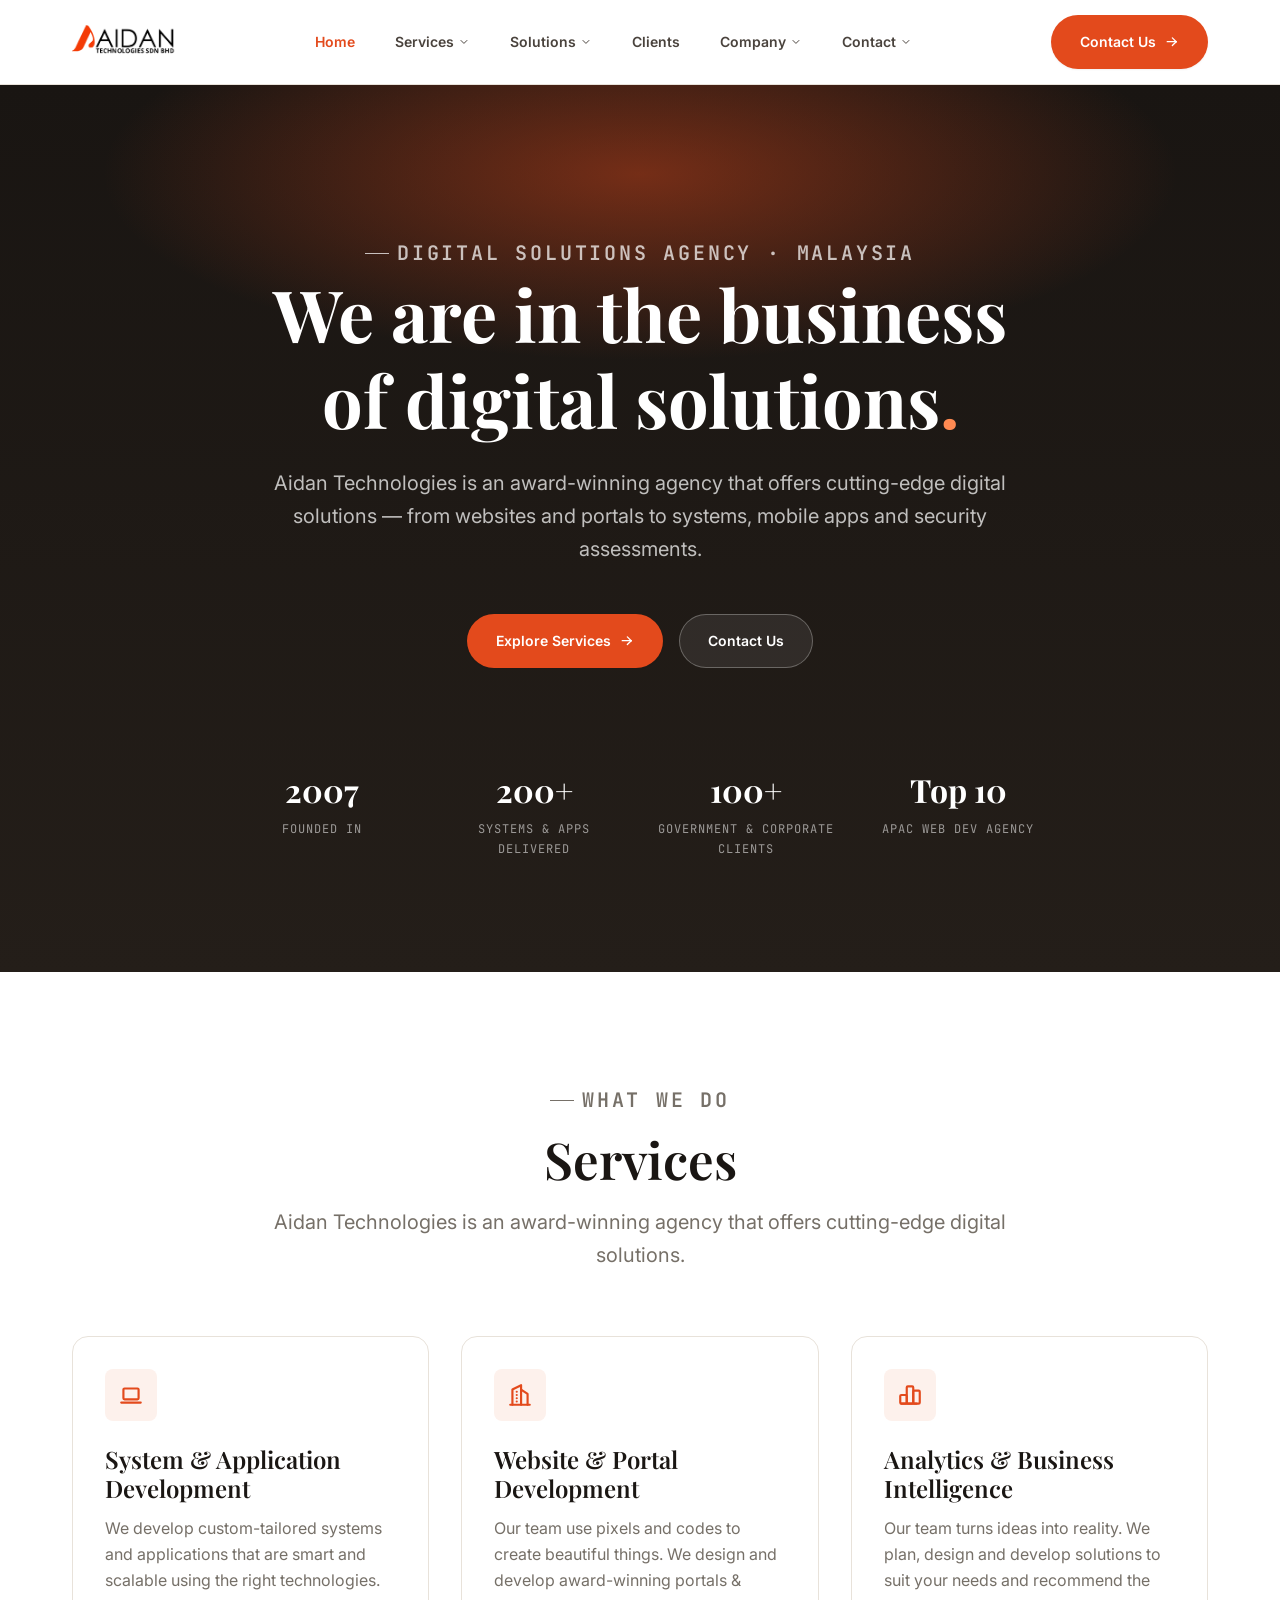
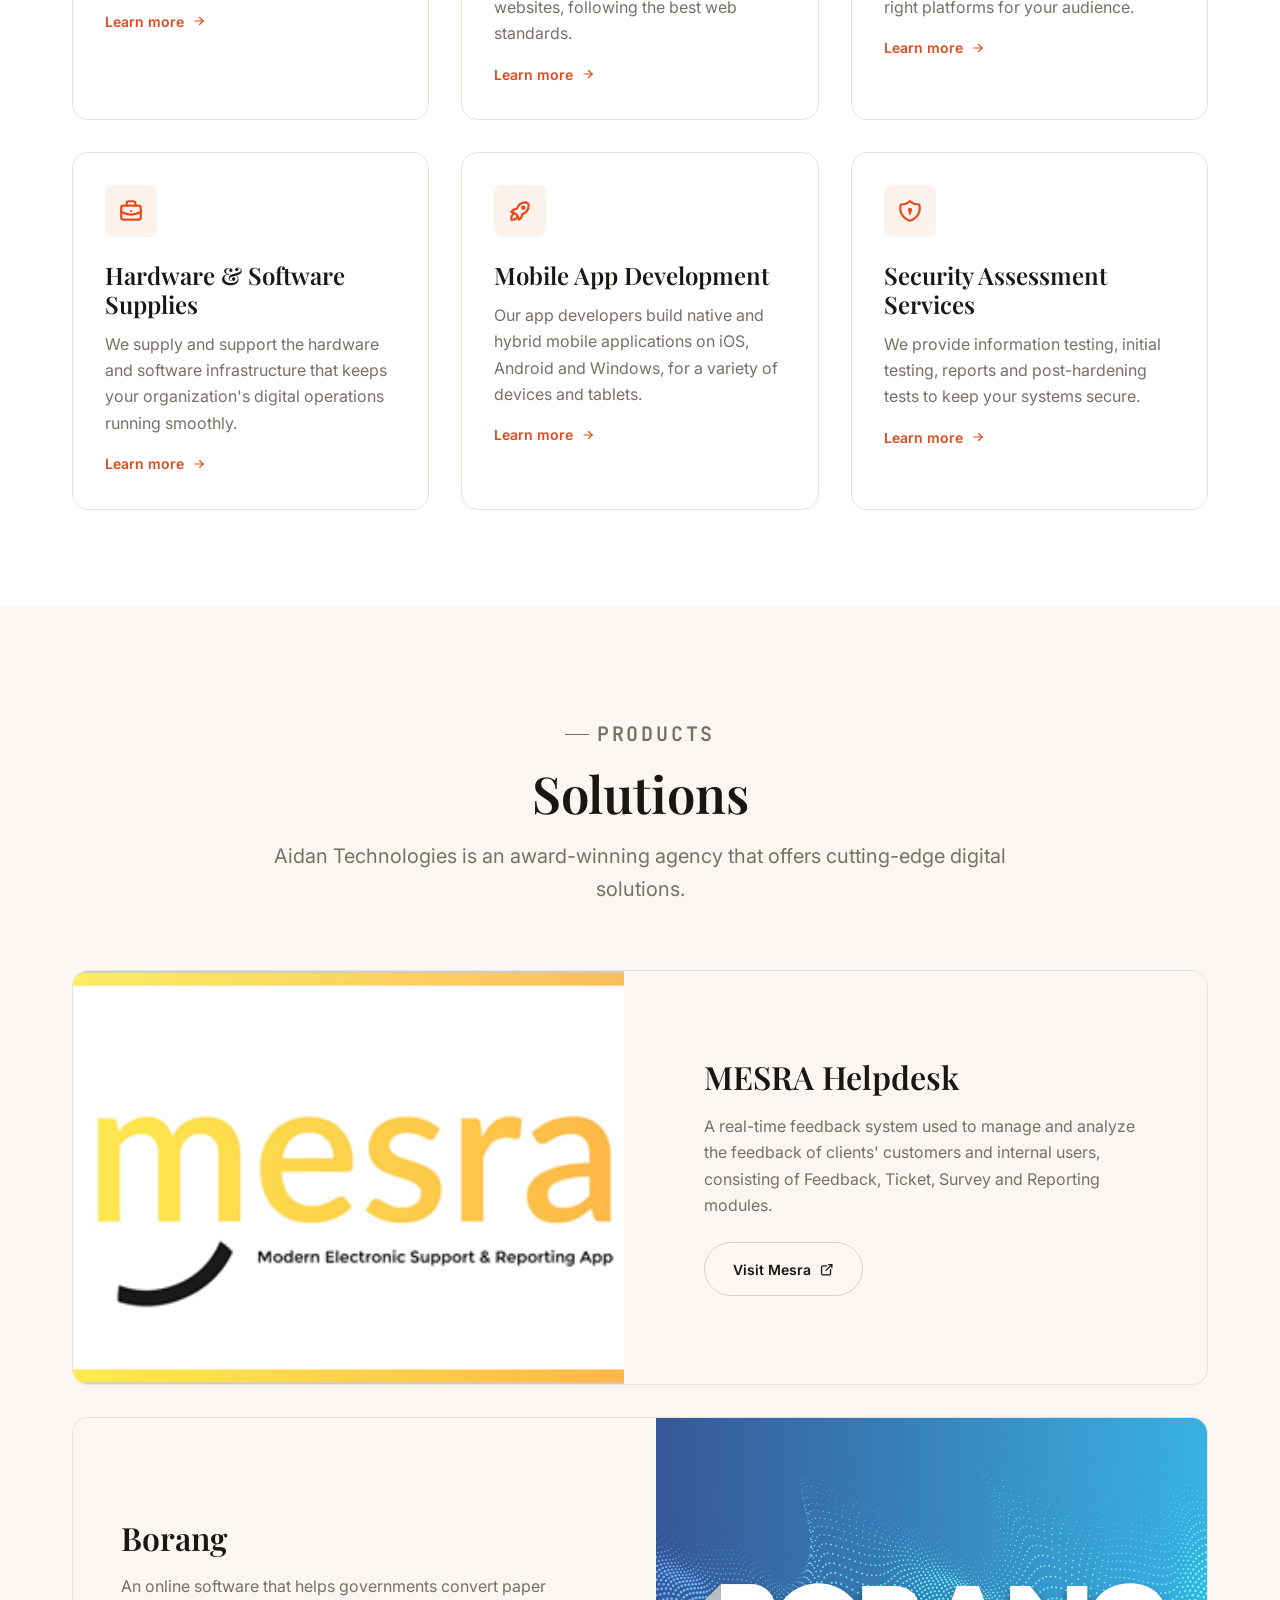
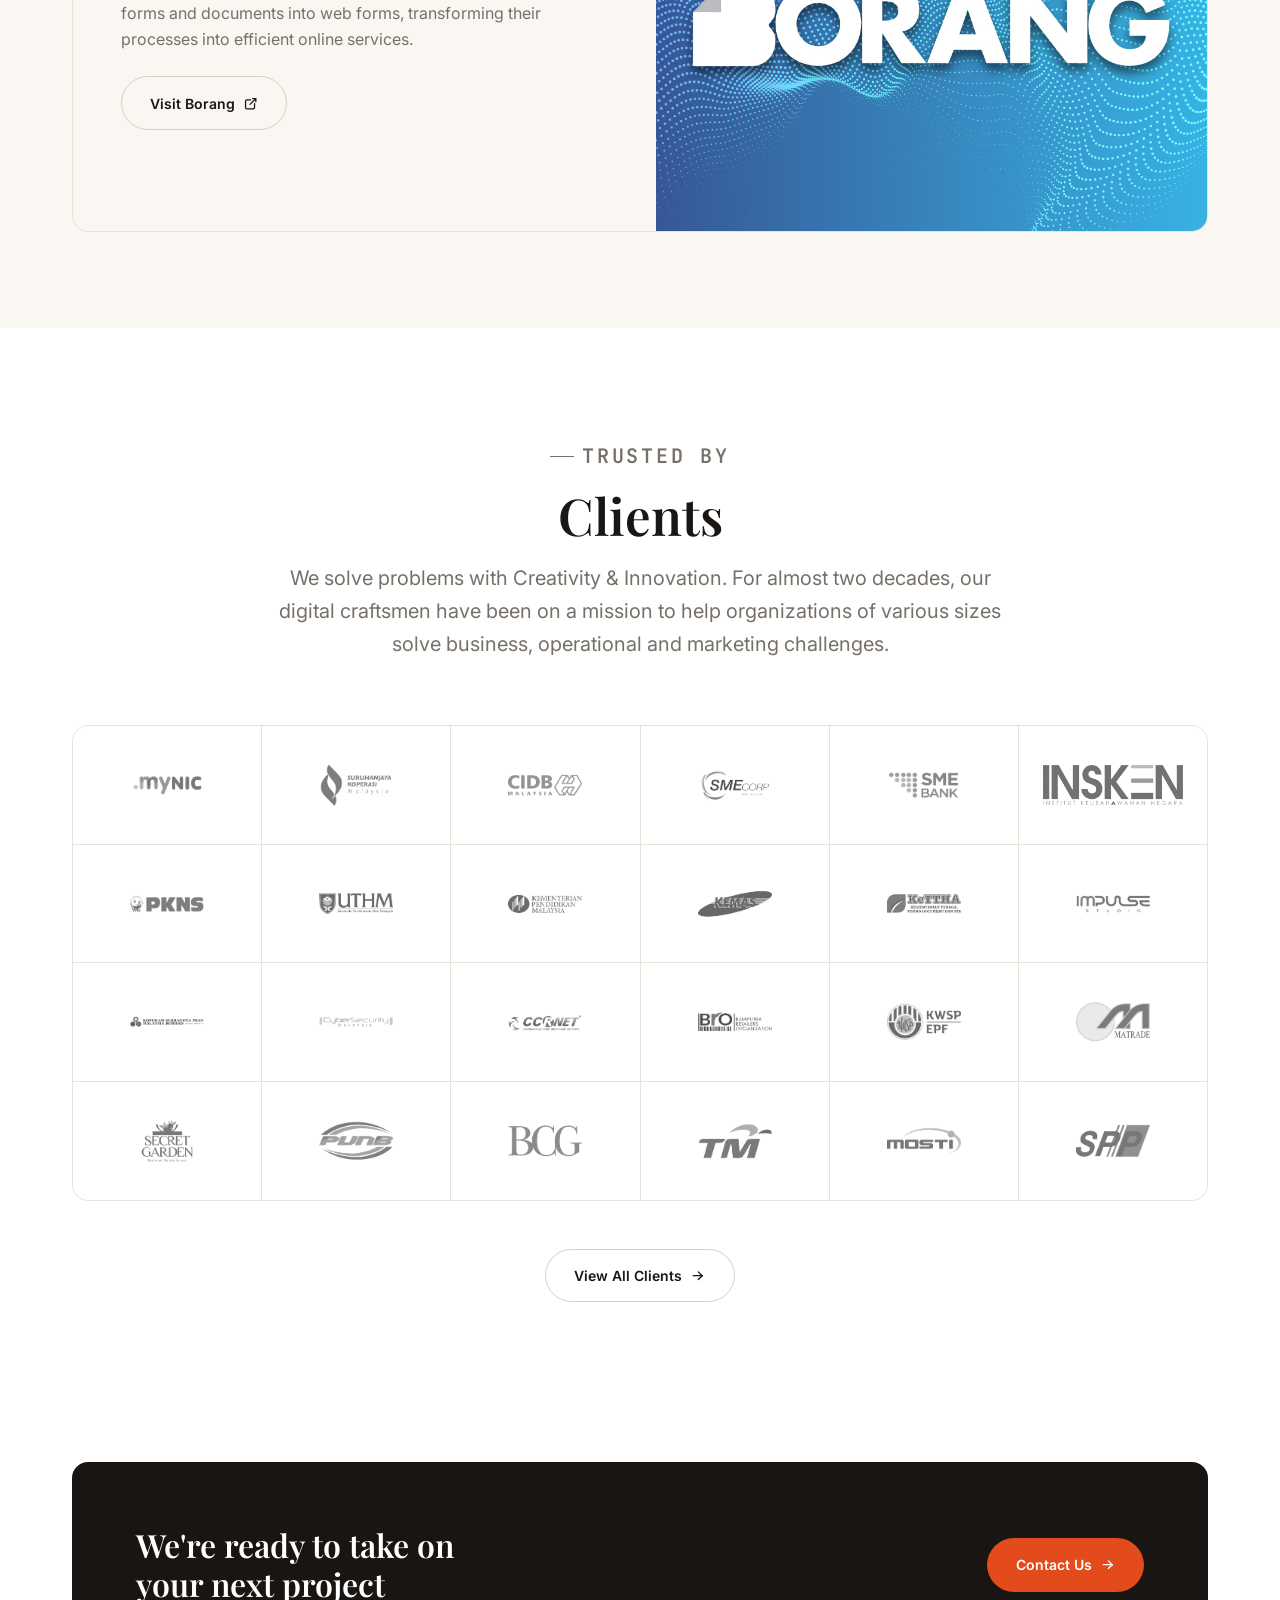
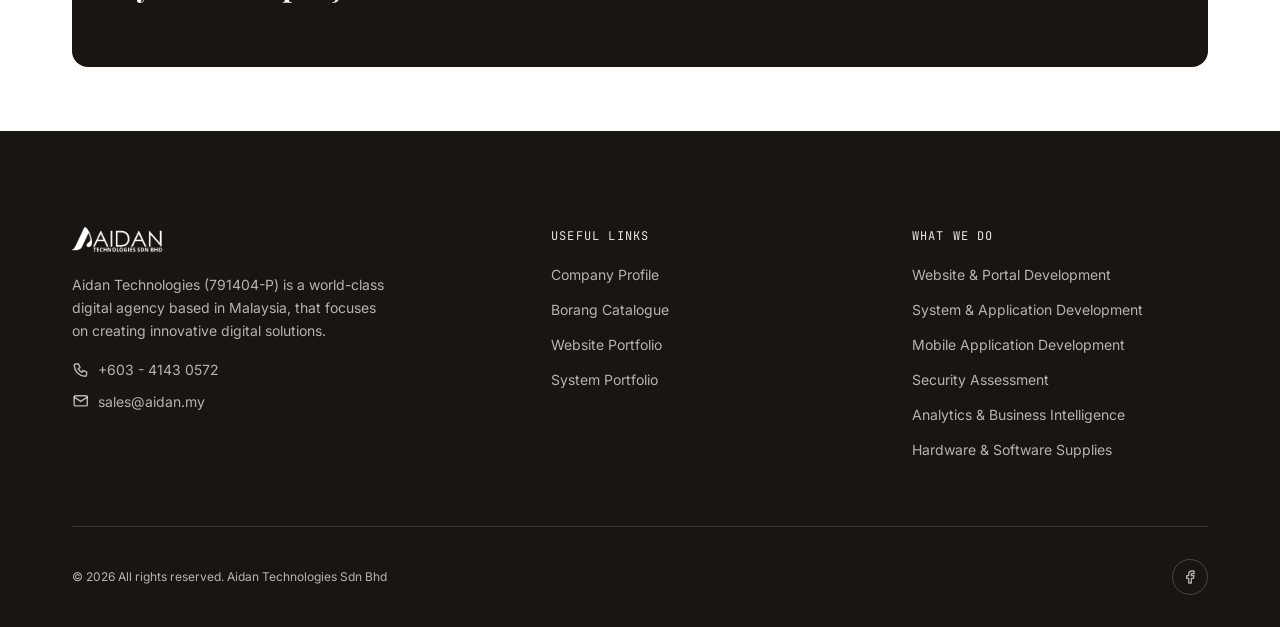
<file: index.html>
<!DOCTYPE html>
<html lang="en">
<head>
<meta charset="UTF-8" />
<meta name="viewport" content="width=device-width, initial-scale=1.0" />
<title>Aidan Technologies — Digital Solutions Agency, Malaysia</title>
<meta name="description" content="Aidan Technologies is a Malaysia-based digital agency delivering websites, portals, systems, mobile apps, analytics and security services for government and enterprise clients since 2007." />
<link rel="icon" href="assets/img/misc/favicon.png" type="image/png" />
<link rel="stylesheet" href="assets/css/style.css" />
</head>
<body data-page="home" data-depth="">
<a href="#main" class="skip-link">Skip to content</a>
<div id="site-header"></div>

<main id="main">
  <!-- Hero -->
  <section class="hero" id="top">
    <div class="container hero-inner">
      <p class="eyebrow">Digital Solutions Agency · Malaysia</p>
      <h1>We are in the business<br />of digital solutions<mark>.</mark></h1>
      <p>Aidan Technologies is an award-winning agency that offers cutting-edge digital solutions — from websites and portals to systems, mobile apps and security assessments.</p>
      <div class="hero-actions">
        <a class="btn btn--primary" href="services.html">
          Explore Services
          <svg class="icon" aria-hidden="true"><use href="assets/img/icons/sprite.svg#icon-arrow-right"></use></svg>
        </a>
        <a class="btn btn--ghost-light" href="contact.html">Contact Us</a>
      </div>

      <dl class="hero-stats">
        <div>
          <dt>2007</dt>
          <dd>Founded In</dd>
        </div>
        <div>
          <dt>200+</dt>
          <dd>Systems &amp; Apps Delivered</dd>
        </div>
        <div>
          <dt>100+</dt>
          <dd>Government &amp; Corporate Clients</dd>
        </div>
        <div>
          <dt>Top 10</dt>
          <dd>APAC Web Dev Agency</dd>
        </div>
      </dl>
    </div>
  </section>

  <!-- Services -->
  <section class="section" id="services">
    <div class="container">
      <div class="section-head section-head--center">
        <p class="eyebrow" style="justify-content:center;">What We Do</p>
        <h2>Services</h2>
        <p>Aidan Technologies is an award-winning agency that offers cutting-edge digital solutions.</p>
      </div>

      <div class="grid grid--3">
        <a class="card" href="services.html#system-development" style="display:block;">
          <span class="card-icon"><svg class="icon" aria-hidden="true"><use href="assets/img/icons/sprite.svg#icon-device-laptop"></use></svg></span>
          <h3>System &amp; Application Development</h3>
          <p>We develop custom-tailored systems and applications that are smart and scalable using the right technologies.</p>
          <span class="card-link">Learn more <svg class="icon" aria-hidden="true"><use href="assets/img/icons/sprite.svg#icon-arrow-right"></use></svg></span>
        </a>
        <a class="card" href="services.html#website-portal-development" style="display:block;">
          <span class="card-icon"><svg class="icon" aria-hidden="true"><use href="assets/img/icons/sprite.svg#icon-building-skyscraper"></use></svg></span>
          <h3>Website &amp; Portal Development</h3>
          <p>Our team use pixels and codes to create beautiful things. We design and develop award-winning portals &amp; websites, following the best web standards.</p>
          <span class="card-link">Learn more <svg class="icon" aria-hidden="true"><use href="assets/img/icons/sprite.svg#icon-arrow-right"></use></svg></span>
        </a>
        <a class="card" href="services.html#data-analytics-business-intelligence" style="display:block;">
          <span class="card-icon"><svg class="icon" aria-hidden="true"><use href="assets/img/icons/sprite.svg#icon-chart-bar"></use></svg></span>
          <h3>Analytics &amp; Business Intelligence</h3>
          <p>Our team turns ideas into reality. We plan, design and develop solutions to suit your needs and recommend the right platforms for your audience.</p>
          <span class="card-link">Learn more <svg class="icon" aria-hidden="true"><use href="assets/img/icons/sprite.svg#icon-arrow-right"></use></svg></span>
        </a>
        <a class="card" href="services.html#hardware-software" style="display:block;">
          <span class="card-icon"><svg class="icon" aria-hidden="true"><use href="assets/img/icons/sprite.svg#icon-briefcase"></use></svg></span>
          <h3>Hardware &amp; Software Supplies</h3>
          <p>We supply and support the hardware and software infrastructure that keeps your organization's digital operations running smoothly.</p>
          <span class="card-link">Learn more <svg class="icon" aria-hidden="true"><use href="assets/img/icons/sprite.svg#icon-arrow-right"></use></svg></span>
        </a>
        <a class="card" href="services.html#mobile-app-development" style="display:block;">
          <span class="card-icon"><svg class="icon" aria-hidden="true"><use href="assets/img/icons/sprite.svg#icon-rocket"></use></svg></span>
          <h3>Mobile App Development</h3>
          <p>Our app developers build native and hybrid mobile applications on iOS, Android and Windows, for a variety of devices and tablets.</p>
          <span class="card-link">Learn more <svg class="icon" aria-hidden="true"><use href="assets/img/icons/sprite.svg#icon-arrow-right"></use></svg></span>
        </a>
        <a class="card" href="services.html#security-assessment" style="display:block;">
          <span class="card-icon"><svg class="icon" aria-hidden="true"><use href="assets/img/icons/sprite.svg#icon-shield-lock"></use></svg></span>
          <h3>Security Assessment Services</h3>
          <p>We provide information testing, initial testing, reports and post-hardening tests to keep your systems secure.</p>
          <span class="card-link">Learn more <svg class="icon" aria-hidden="true"><use href="assets/img/icons/sprite.svg#icon-arrow-right"></use></svg></span>
        </a>
      </div>
    </div>
  </section>

  <!-- Solutions -->
  <section class="section section--soft" id="solutions">
    <div class="container">
      <div class="section-head section-head--center">
        <p class="eyebrow" style="justify-content:center;">Products</p>
        <h2>Solutions</h2>
        <p>Aidan Technologies is an award-winning agency that offers cutting-edge digital solutions.</p>
      </div>

      <div class="grid" style="gap: var(--space-6);">
        <div class="solution">
          <div class="solution-media">
            <img src="assets/img/solutions/mesra-helpdesk.jpg" alt="MESRA Helpdesk System interface" loading="lazy" />
          </div>
          <div class="solution-body">
            <h3>MESRA Helpdesk</h3>
            <p>A real-time feedback system used to manage and analyze the feedback of clients' customers and internal users, consisting of Feedback, Ticket, Survey and Reporting modules.</p>
            <a class="btn btn--outline" href="https://mesrahelpdesk.my" target="_blank" rel="noopener">
              Visit Mesra
              <svg class="icon" aria-hidden="true"><use href="assets/img/icons/sprite.svg#icon-external-link"></use></svg>
            </a>
          </div>
        </div>

        <div class="solution solution--reverse">
          <div class="solution-media">
            <img src="assets/img/solutions/borang.jpg" alt="Borang online form system interface" loading="lazy" />
          </div>
          <div class="solution-body">
            <h3>Borang</h3>
            <p>An online software that helps governments convert paper forms and documents into web forms, transforming their processes into efficient online services.</p>
            <a class="btn btn--outline" href="https://borang.my" target="_blank" rel="noopener">
              Visit Borang
              <svg class="icon" aria-hidden="true"><use href="assets/img/icons/sprite.svg#icon-external-link"></use></svg>
            </a>
          </div>
        </div>
      </div>
    </div>
  </section>

  <!-- Clients -->
  <section class="section" id="clients">
    <div class="container">
      <div class="section-head section-head--center">
        <p class="eyebrow" style="justify-content:center;">Trusted By</p>
        <h2>Clients</h2>
        <p>We solve problems with Creativity &amp; Innovation. For almost two decades, our digital craftsmen have been on a mission to help organizations of various sizes solve business, operational and marketing challenges.</p>
      </div>

      <div class="logo-wall" id="home-logo-wall"></div>

      <div class="text-center" style="margin-top: var(--space-7);">
        <a class="btn btn--outline" href="clients.html">
          View All Clients
          <svg class="icon" aria-hidden="true"><use href="assets/img/icons/sprite.svg#icon-arrow-right"></use></svg>
        </a>
      </div>
    </div>
  </section>

  <!-- CTA -->
  <section class="section section--tight">
    <div class="container">
      <div class="cta-band">
        <h2>We're ready to take on<br />your next project</h2>
        <a class="btn btn--primary" href="contact.html">
          Contact Us
          <svg class="icon" aria-hidden="true"><use href="assets/img/icons/sprite.svg#icon-arrow-right"></use></svg>
        </a>
      </div>
    </div>
  </section>
</main>

<div id="site-footer"></div>

<script src="assets/js/clients-data.js"></script>
<script src="assets/js/main.js"></script>
<script>
  document.addEventListener("DOMContentLoaded", function () {
    var wall = document.getElementById("home-logo-wall");
    if (wall && window.AIDAN_CLIENTS) {
      window.AIDAN_CLIENTS.slice(0, 24).forEach(function (c) {
        var div = document.createElement("div");
        div.className = "logo-wall-item";
        div.innerHTML = '<img src="assets/img/clients/' + c.file + '" alt="' + c.name + '" loading="lazy" />';
        wall.appendChild(div);
      });
    }
  });
</script>
</body>
</html>
</file>
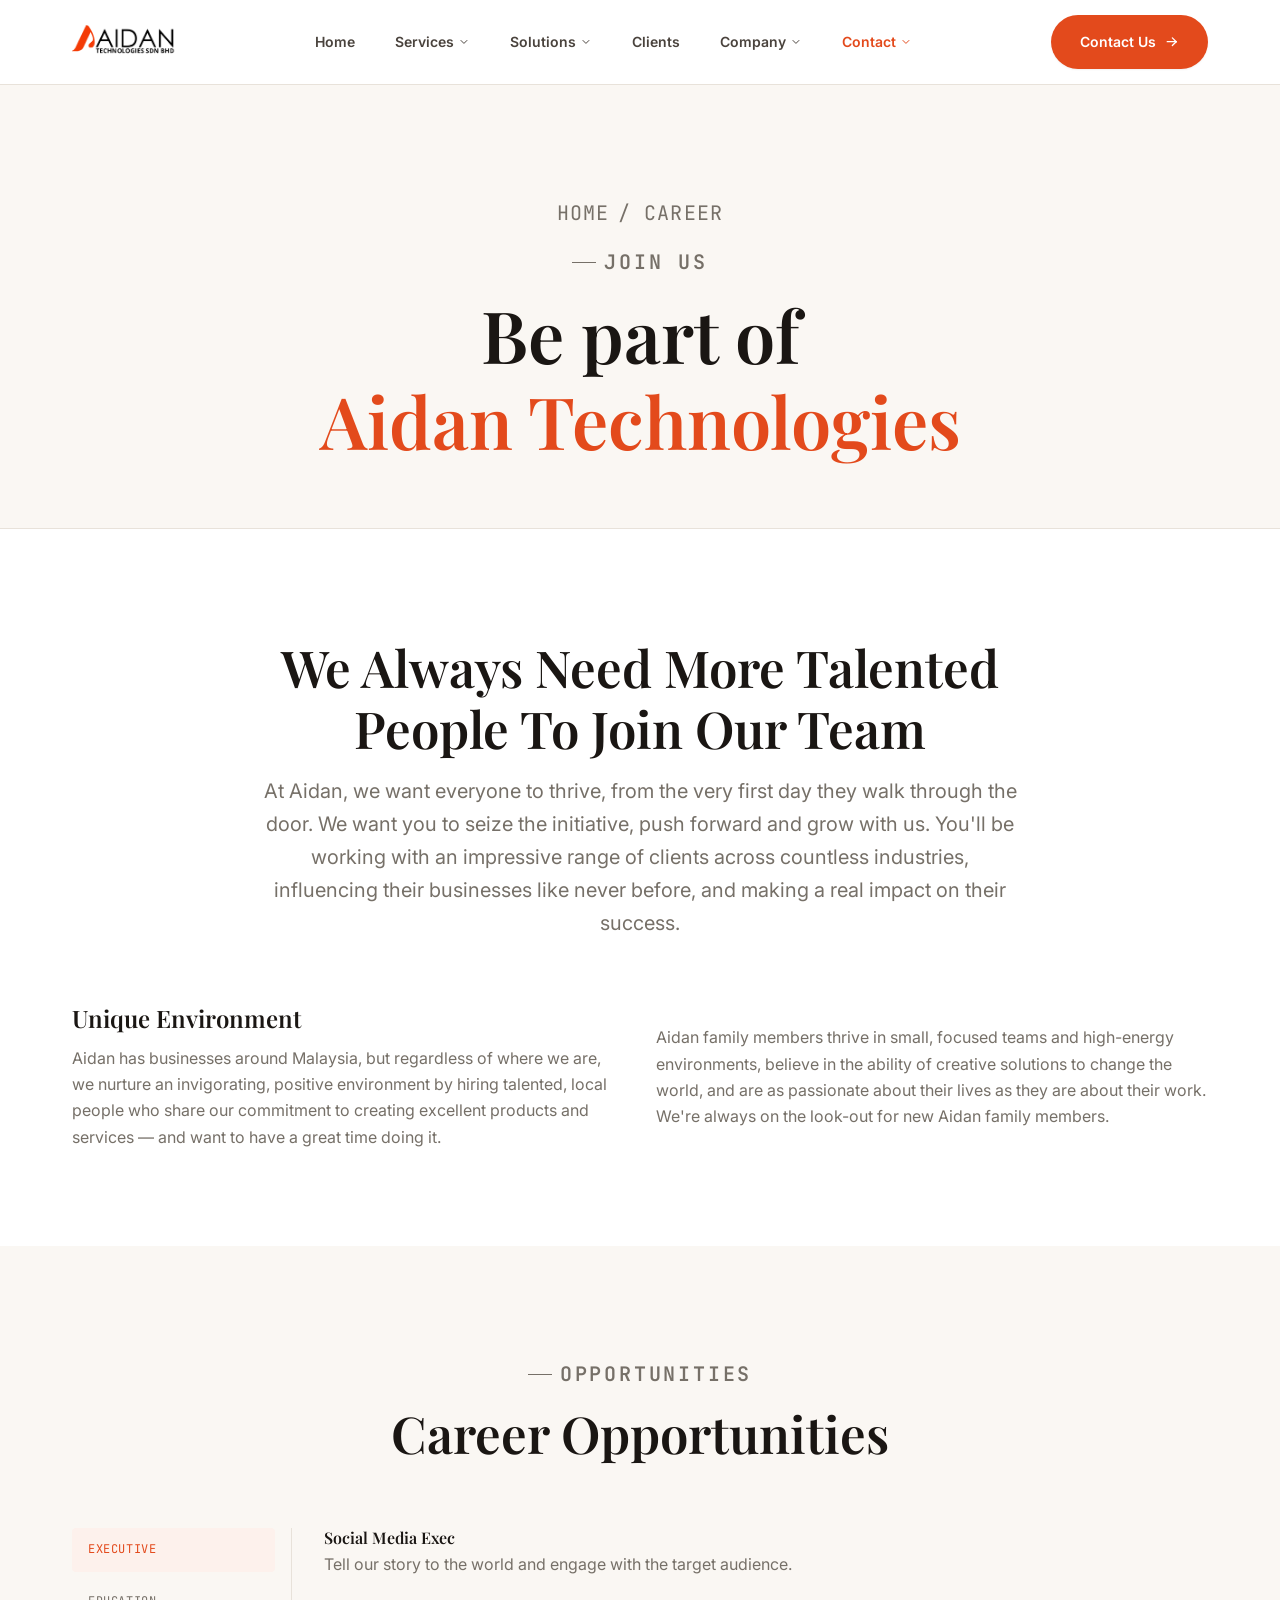
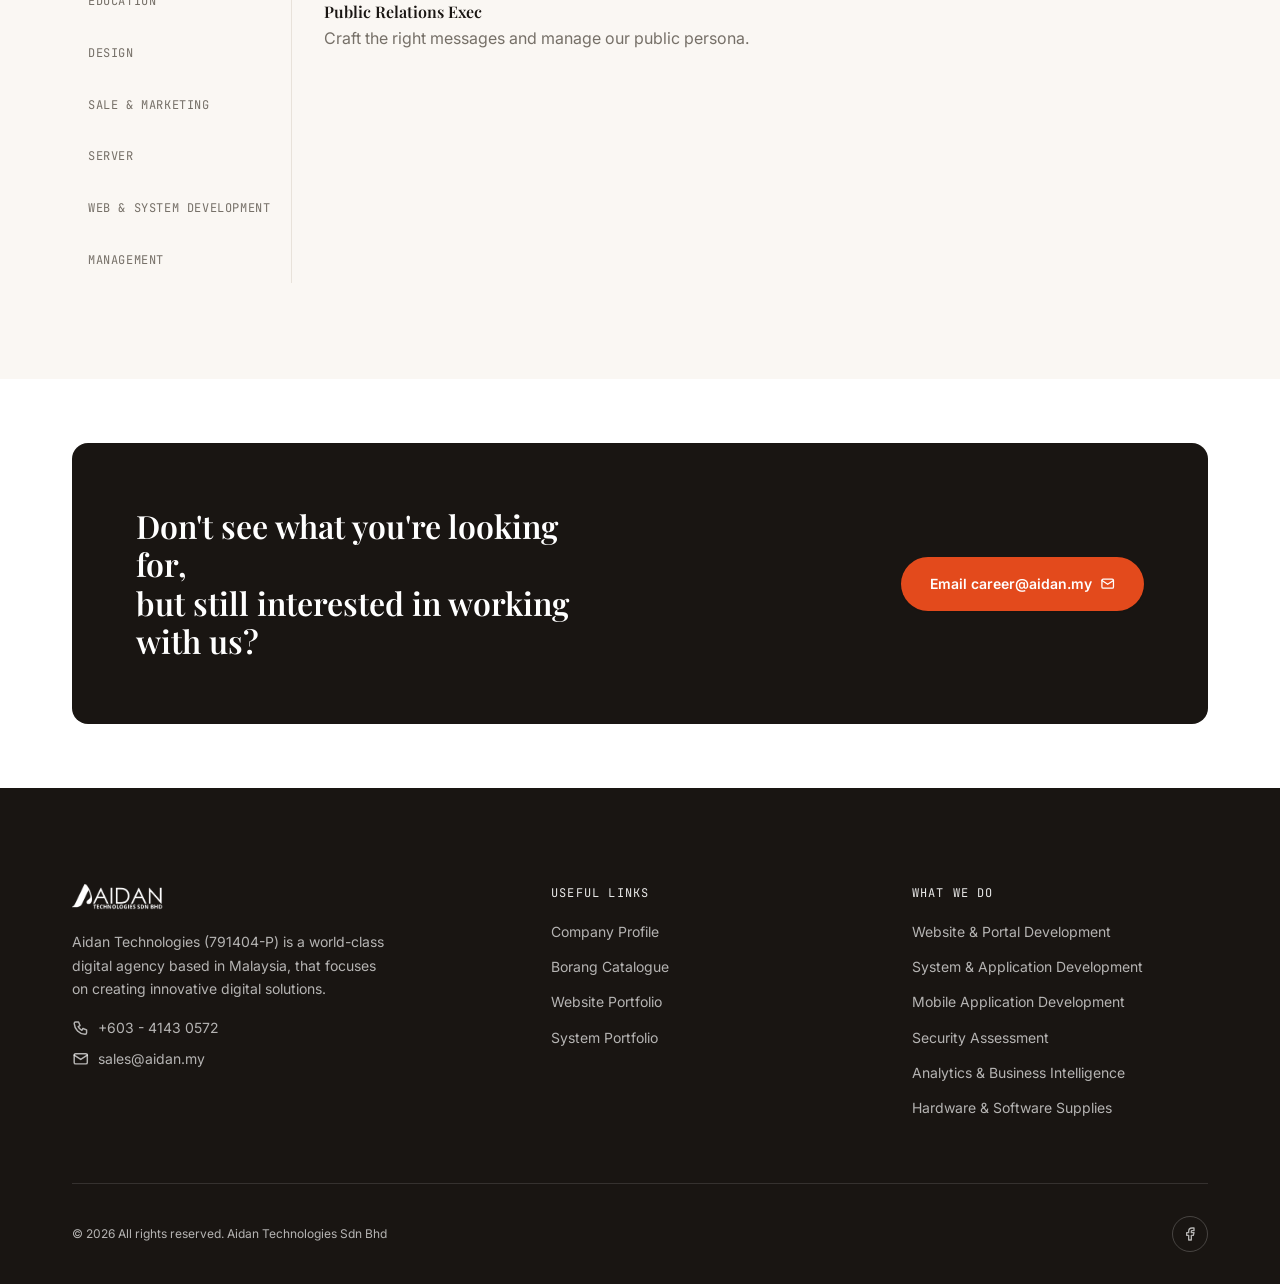
<file: career.html>
<!DOCTYPE html>
<html lang="en">
<head>
<meta charset="UTF-8" />
<meta name="viewport" content="width=device-width, initial-scale=1.0" />
<title>Career — Aidan Technologies</title>
<meta name="description" content="Join Aidan Technologies — explore career opportunities across executive, education, design, sales & marketing, server, development and management roles." />
<link rel="icon" href="assets/img/misc/favicon.png" type="image/png" />
<link rel="stylesheet" href="assets/css/style.css" />
</head>
<body data-page="contact" data-depth="">
<a href="#main" class="skip-link">Skip to content</a>
<div id="site-header"></div>

<main id="main">
  <section class="page-hero" id="top">
    <div class="container">
      <p class="breadcrumb"><a href="index.html">Home</a> / Career</p>
      <p class="eyebrow">Join Us</p>
      <h1>Be part of<br /><mark style="background:none;color:var(--color-primary);">Aidan Technologies</mark></h1>
    </div>
  </section>

  <section class="section">
    <div class="container">
      <div class="section-head section-head--center">
        <h2>We Always Need More Talented People To Join Our Team</h2>
        <p>At Aidan, we want everyone to thrive, from the very first day they walk through the door. We want you to seize the initiative, push forward and grow with us. You'll be working with an impressive range of clients across countless industries, influencing their businesses like never before, and making a real impact on their success.</p>
      </div>

      <div class="grid grid--2" style="align-items:center;">
        <div>
          <h3 style="font-size:var(--text-xl);">Unique Environment</h3>
          <p style="margin-top:var(--space-3); color:var(--color-muted);">Aidan has businesses around Malaysia, but regardless of where we are, we nurture an invigorating, positive environment by hiring talented, local people who share our commitment to creating excellent products and services — and want to have a great time doing it.</p>
        </div>
        <div>
          <p style="color:var(--color-muted);">Aidan family members thrive in small, focused teams and high-energy environments, believe in the ability of creative solutions to change the world, and are as passionate about their lives as they are about their work. We're always on the look-out for new Aidan family members.</p>
        </div>
      </div>
    </div>
  </section>

  <section class="section section--soft">
    <div class="container">
      <div class="section-head section-head--center">
        <p class="eyebrow" style="justify-content:center;">Opportunities</p>
        <h2>Career Opportunities</h2>
      </div>

      <div class="tabs" data-tabs>
        <div class="tab-list" role="tablist" aria-label="Career categories">
          <button class="tab-btn" role="tab" aria-selected="true" aria-controls="tab-executive">Executive</button>
          <button class="tab-btn" role="tab" aria-selected="false" aria-controls="tab-education">Education</button>
          <button class="tab-btn" role="tab" aria-selected="false" aria-controls="tab-design">Design</button>
          <button class="tab-btn" role="tab" aria-selected="false" aria-controls="tab-sales">Sale &amp; Marketing</button>
          <button class="tab-btn" role="tab" aria-selected="false" aria-controls="tab-server">Server</button>
          <button class="tab-btn" role="tab" aria-selected="false" aria-controls="tab-dev">Web &amp; System Development</button>
          <button class="tab-btn" role="tab" aria-selected="false" aria-controls="tab-management">Management</button>
        </div>

        <div>
          <div class="tab-panel is-active" id="tab-executive">
            <div><h3>Social Media Exec</h3><p>Tell our story to the world and engage with the target audience.</p></div>
            <div><h3>Public Relations Exec</h3><p>Craft the right messages and manage our public persona.</p></div>
          </div>
          <div class="tab-panel" id="tab-education">
            <div><h3>Math/Science Instructor</h3><p>Get students to like science and maths using innovative teaching methodology.</p></div>
            <div><h3>Educational Facilitator</h3><p>Facilitate students in fun educational activities in educational institutions around the country.</p></div>
          </div>
          <div class="tab-panel" id="tab-design">
            <div><h3>Graphics Designer</h3><p>Create brilliant graphics, on online and print media, for promotional and commercial needs.</p></div>
          </div>
          <div class="tab-panel" id="tab-sales">
            <div><h3>Marketing Assistant</h3><p>Assist in marketing campaigns to reach out to as many prospects as possible.</p></div>
            <div><h3>Sales Assistant</h3><p>Liaise with prospective clients to seal deals.</p></div>
          </div>
          <div class="tab-panel" id="tab-server">
            <div><h3>Linux Server Engineer</h3><p>Set up and manage various servers and deployments.</p></div>
          </div>
          <div class="tab-panel" id="tab-dev">
            <div><h3>Web / CMS Developer</h3><p>Design and develop stunning responsive websites that people actually want to visit.</p></div>
            <div><h3>PHP / Software Programmer</h3><p>Develop cutting edge web-based applications that solve real-world problems.</p></div>
          </div>
          <div class="tab-panel" id="tab-management">
            <div><h3>Technical Project Manager</h3><p>Manage day-to-day operations of IT projects to ensure clients are always happy.</p></div>
            <div><h3>Marketing Manager</h3><p>Plan cool marketing campaigns, including direct marketing, online advertising, email marketing, events, branding, and public relations.</p></div>
            <div><h3>Business Development Manager</h3><p>Plan and execute new and exciting projects to make them a reality.</p></div>
          </div>
        </div>
      </div>
    </div>
  </section>

  <section class="section section--tight">
    <div class="container">
      <div class="cta-band">
        <h2>Don't see what you're looking for,<br />but still interested in working with us?</h2>
        <a class="btn btn--primary" href="mailto:career@aidan.my">
          Email career@aidan.my
          <svg class="icon" aria-hidden="true"><use href="assets/img/icons/sprite.svg#icon-mail"></use></svg>
        </a>
      </div>
    </div>
  </section>
</main>

<div id="site-footer"></div>
<script src="assets/js/main.js"></script>
</body>
</html>
</file>
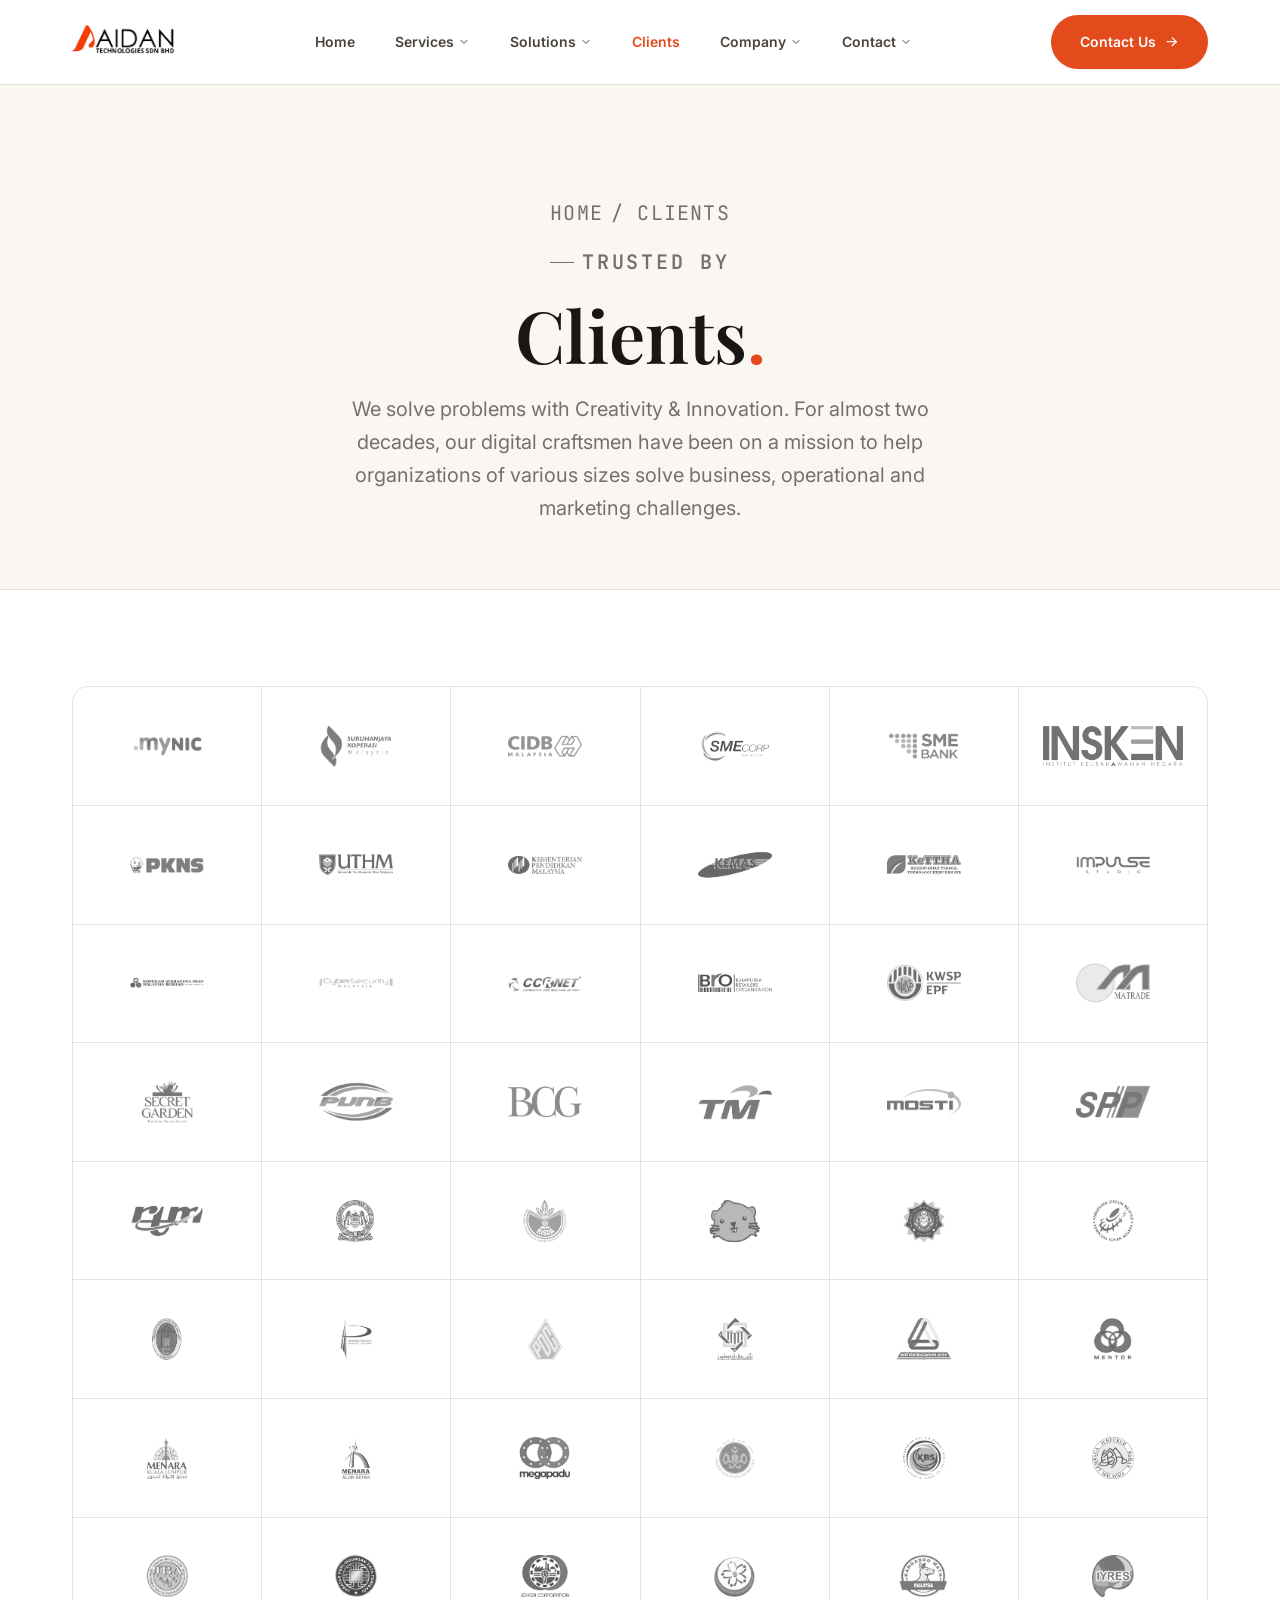
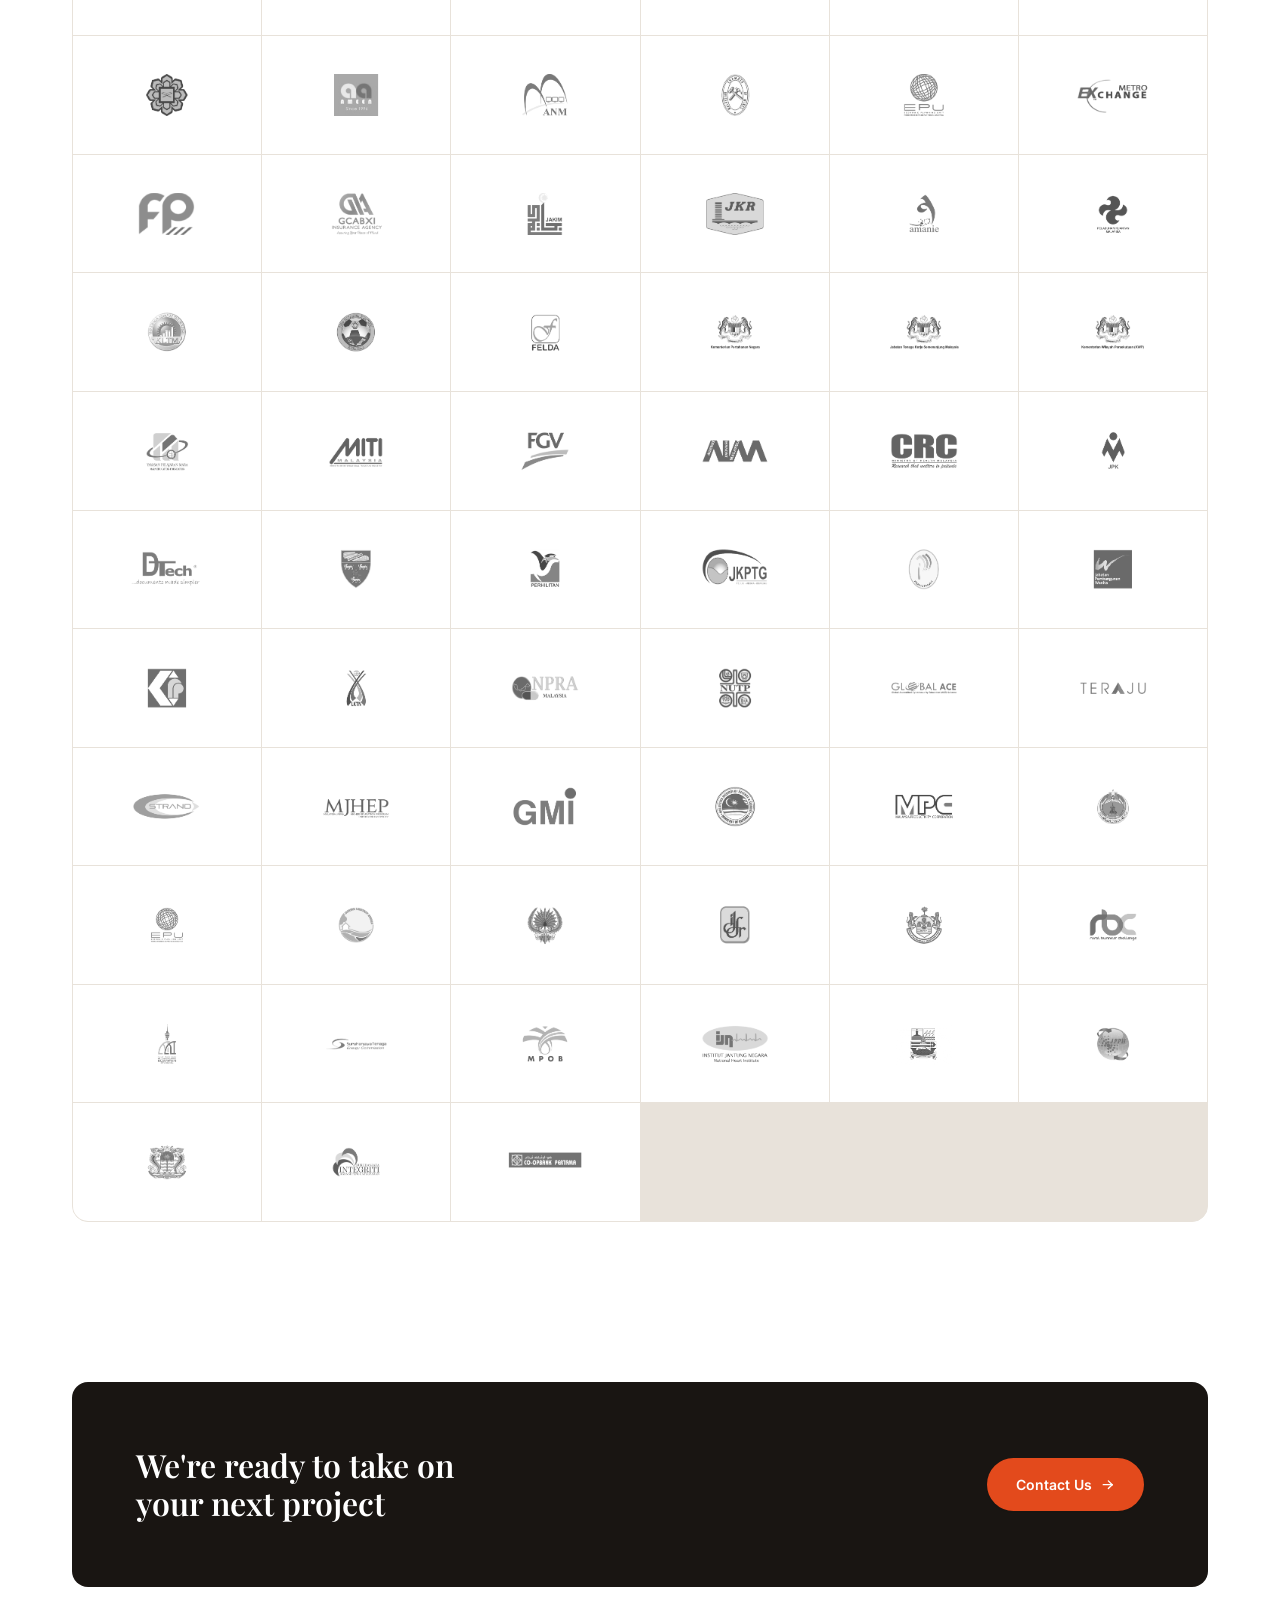
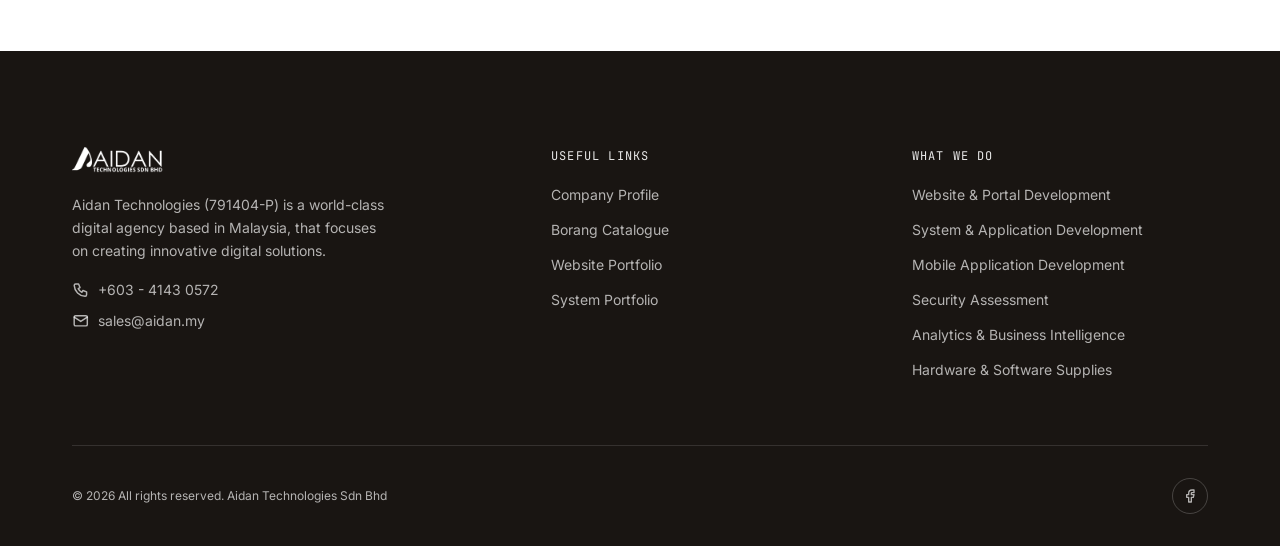
<file: clients.html>
<!DOCTYPE html>
<html lang="en">
<head>
<meta charset="UTF-8" />
<meta name="viewport" content="width=device-width, initial-scale=1.0" />
<title>Clients — Aidan Technologies</title>
<meta name="description" content="Aidan Technologies has delivered digital solutions for 100+ government agencies, statutory bodies and corporations across Malaysia." />
<link rel="icon" href="assets/img/misc/favicon.png" type="image/png" />
<link rel="stylesheet" href="assets/css/style.css" />
</head>
<body data-page="clients" data-depth="">
<a href="#main" class="skip-link">Skip to content</a>
<div id="site-header"></div>

<main id="main">
  <section class="page-hero" id="top">
    <div class="container">
      <p class="breadcrumb"><a href="index.html">Home</a> / Clients</p>
      <p class="eyebrow">Trusted By</p>
      <h1>Clients<mark style="background:none;color:var(--color-primary);">.</mark></h1>
      <p>We solve problems with Creativity &amp; Innovation. For almost two decades, our digital craftsmen have been on a mission to help organizations of various sizes solve business, operational and marketing challenges.</p>
    </div>
  </section>

  <section class="section">
    <div class="container">
      <div class="logo-wall" id="clients-logo-wall"></div>
    </div>
  </section>

  <section class="section section--tight">
    <div class="container">
      <div class="cta-band">
        <h2>We're ready to take on<br />your next project</h2>
        <a class="btn btn--primary" href="contact.html">
          Contact Us
          <svg class="icon" aria-hidden="true"><use href="assets/img/icons/sprite.svg#icon-arrow-right"></use></svg>
        </a>
      </div>
    </div>
  </section>
</main>

<div id="site-footer"></div>

<script src="assets/js/clients-data.js"></script>
<script src="assets/js/main.js"></script>
<script>
  document.addEventListener("DOMContentLoaded", function () {
    var wall = document.getElementById("clients-logo-wall");
    if (wall && window.AIDAN_CLIENTS) {
      window.AIDAN_CLIENTS.forEach(function (c) {
        var div = document.createElement("div");
        div.className = "logo-wall-item";
        div.innerHTML = '<img src="assets/img/clients/' + c.file + '" alt="' + c.name + '" loading="lazy" />';
        wall.appendChild(div);
      });
    }
  });
</script>
</body>
</html>
</file>
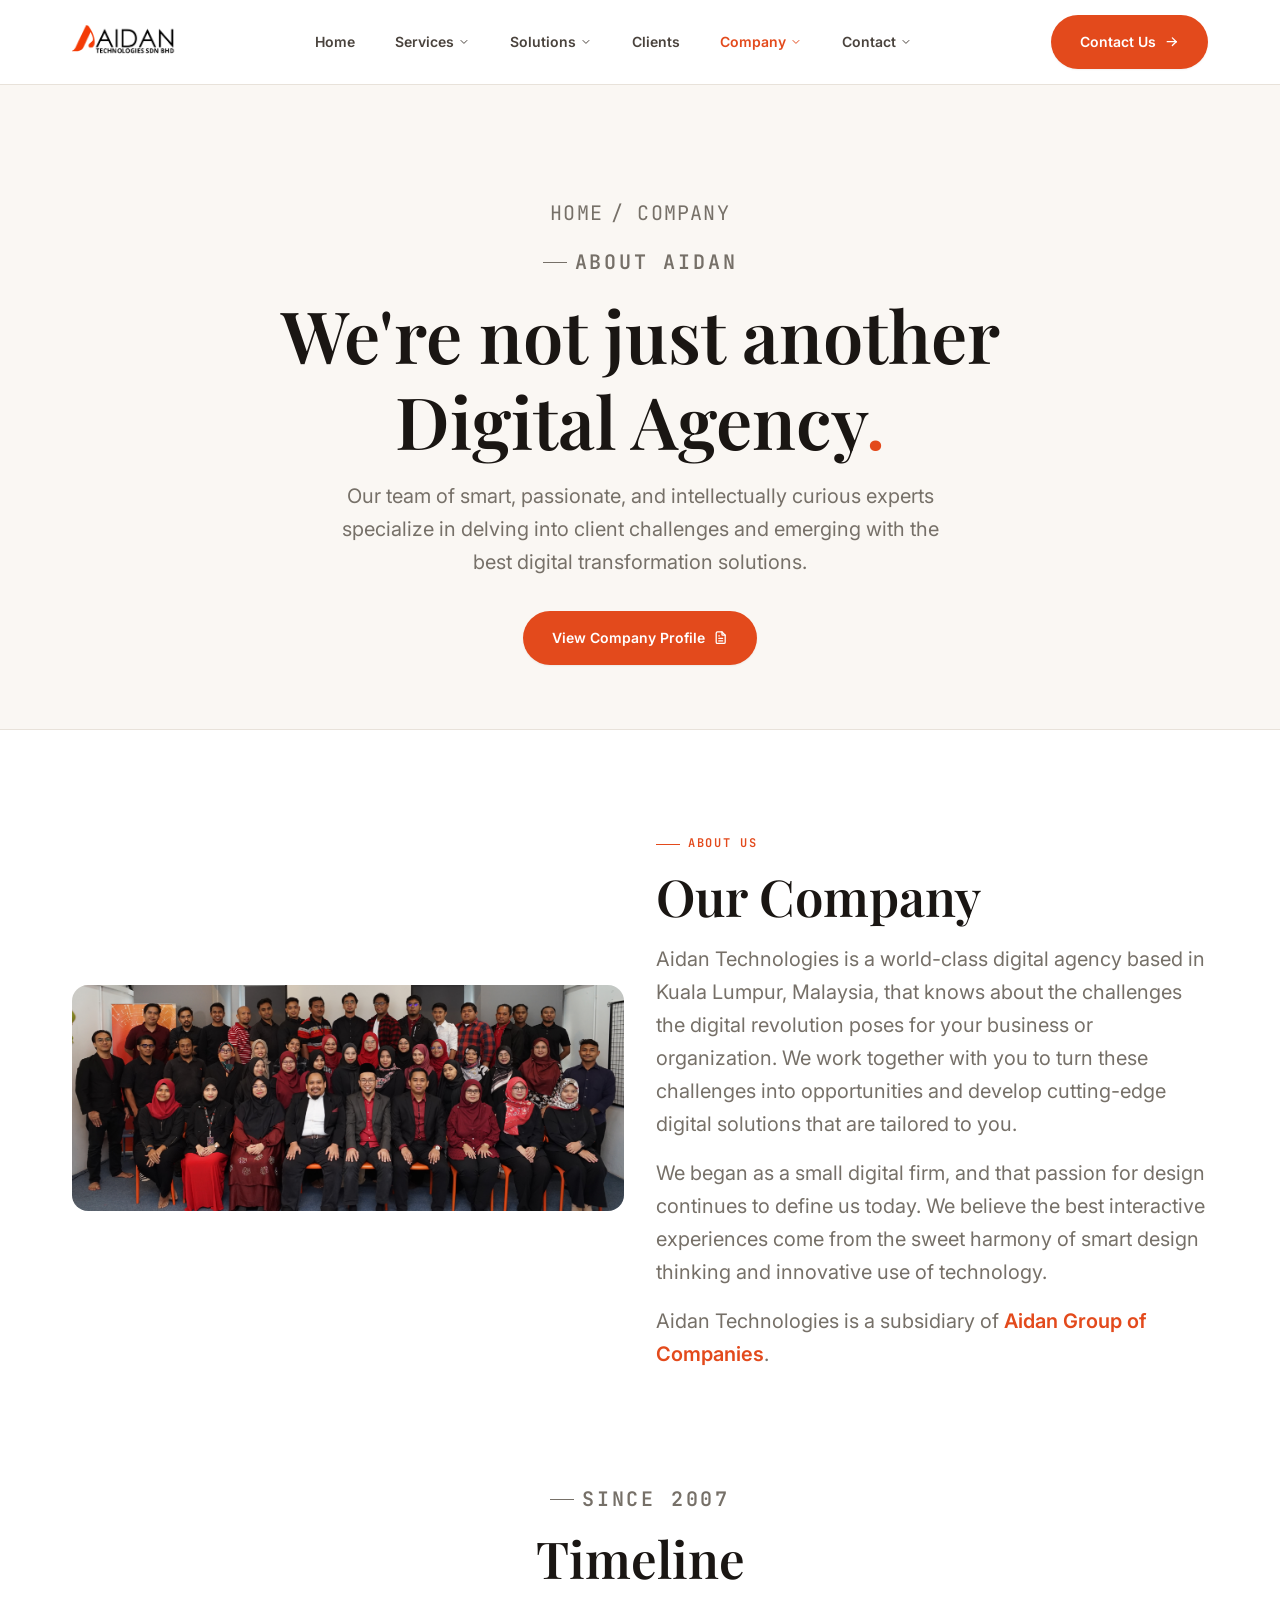
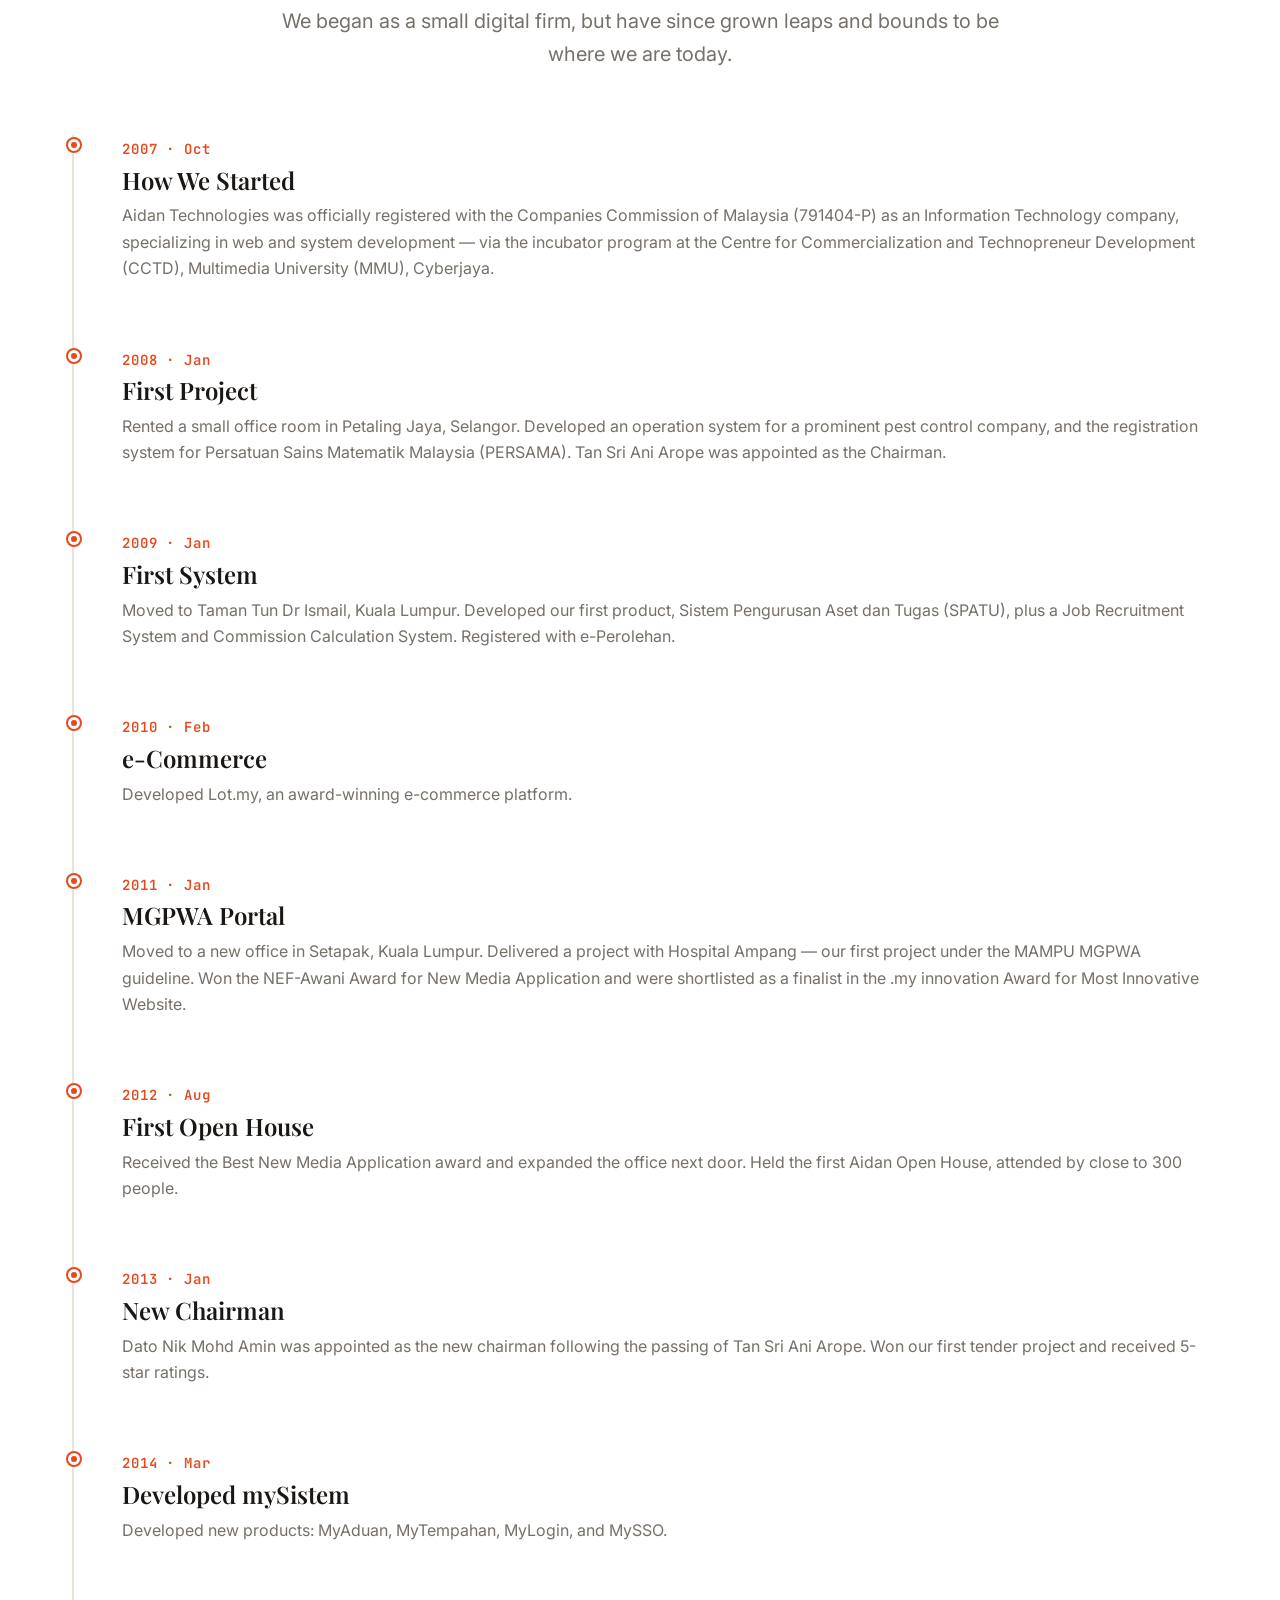
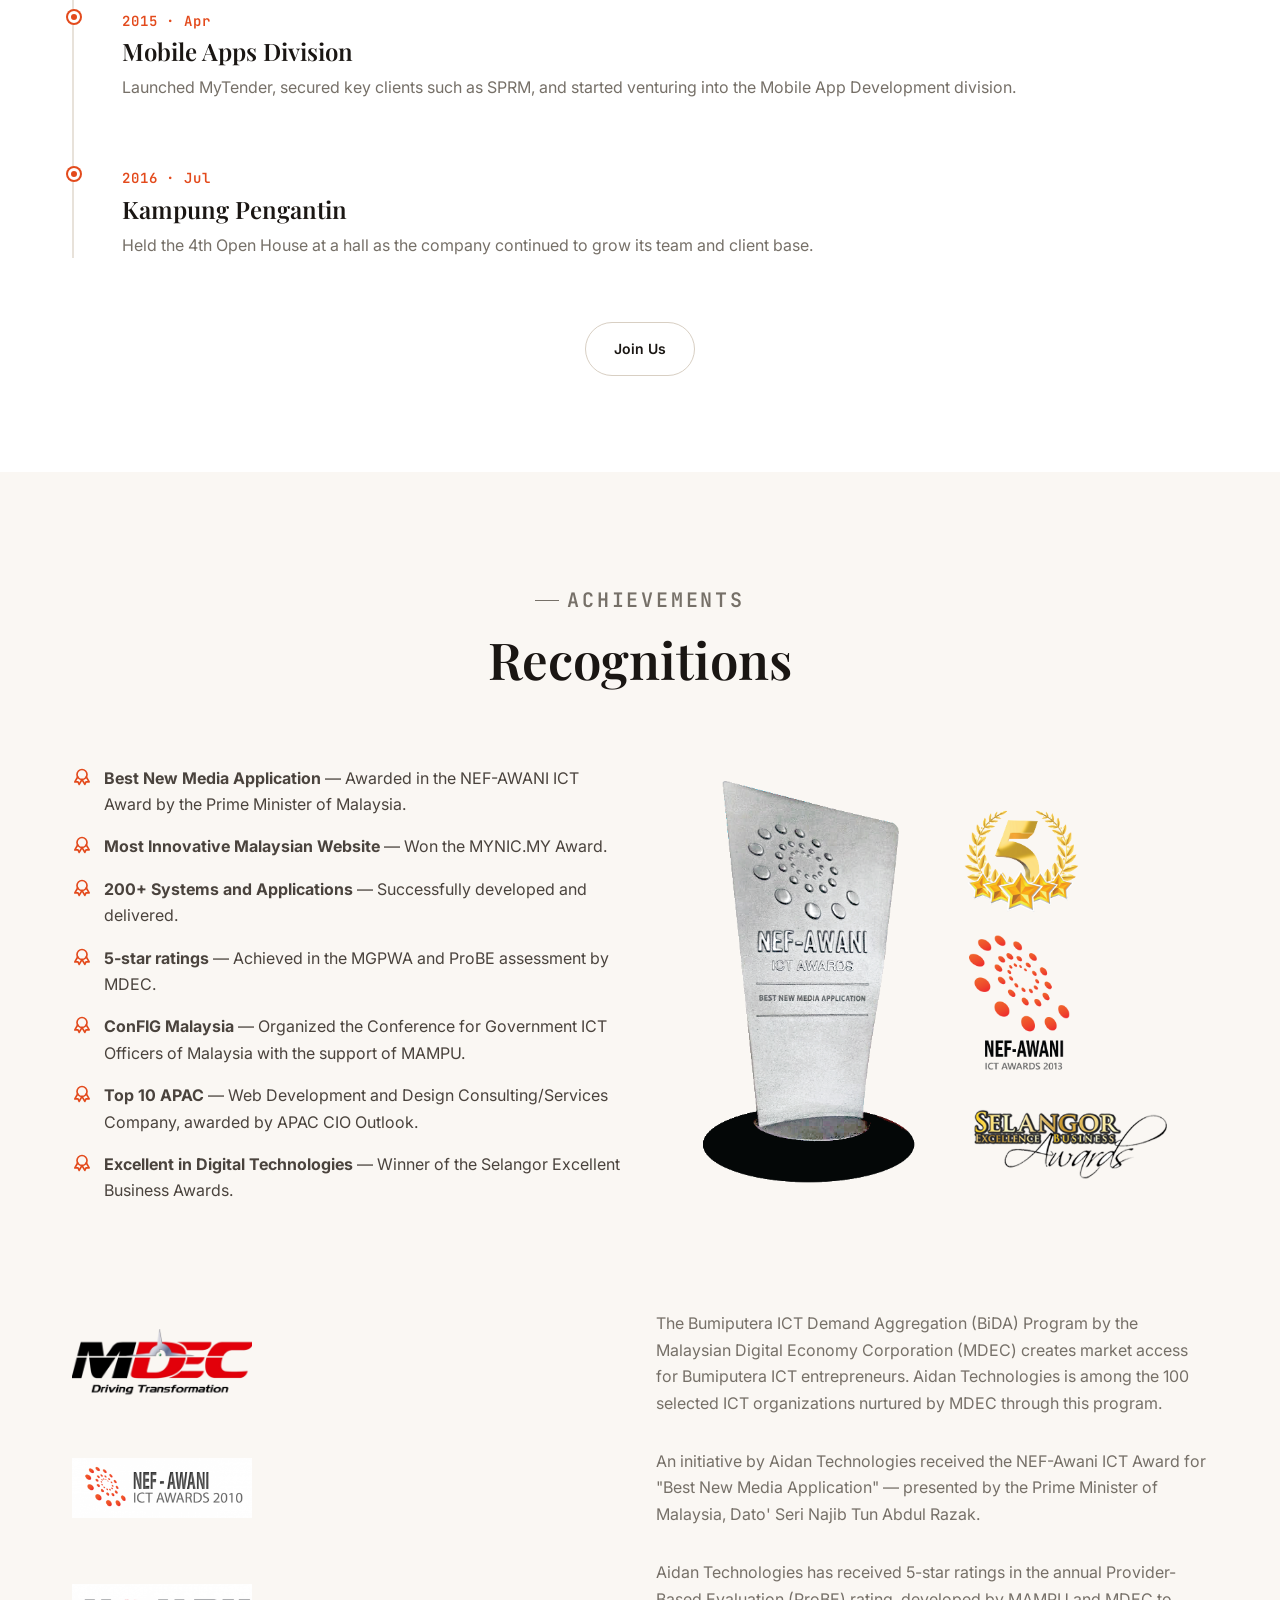
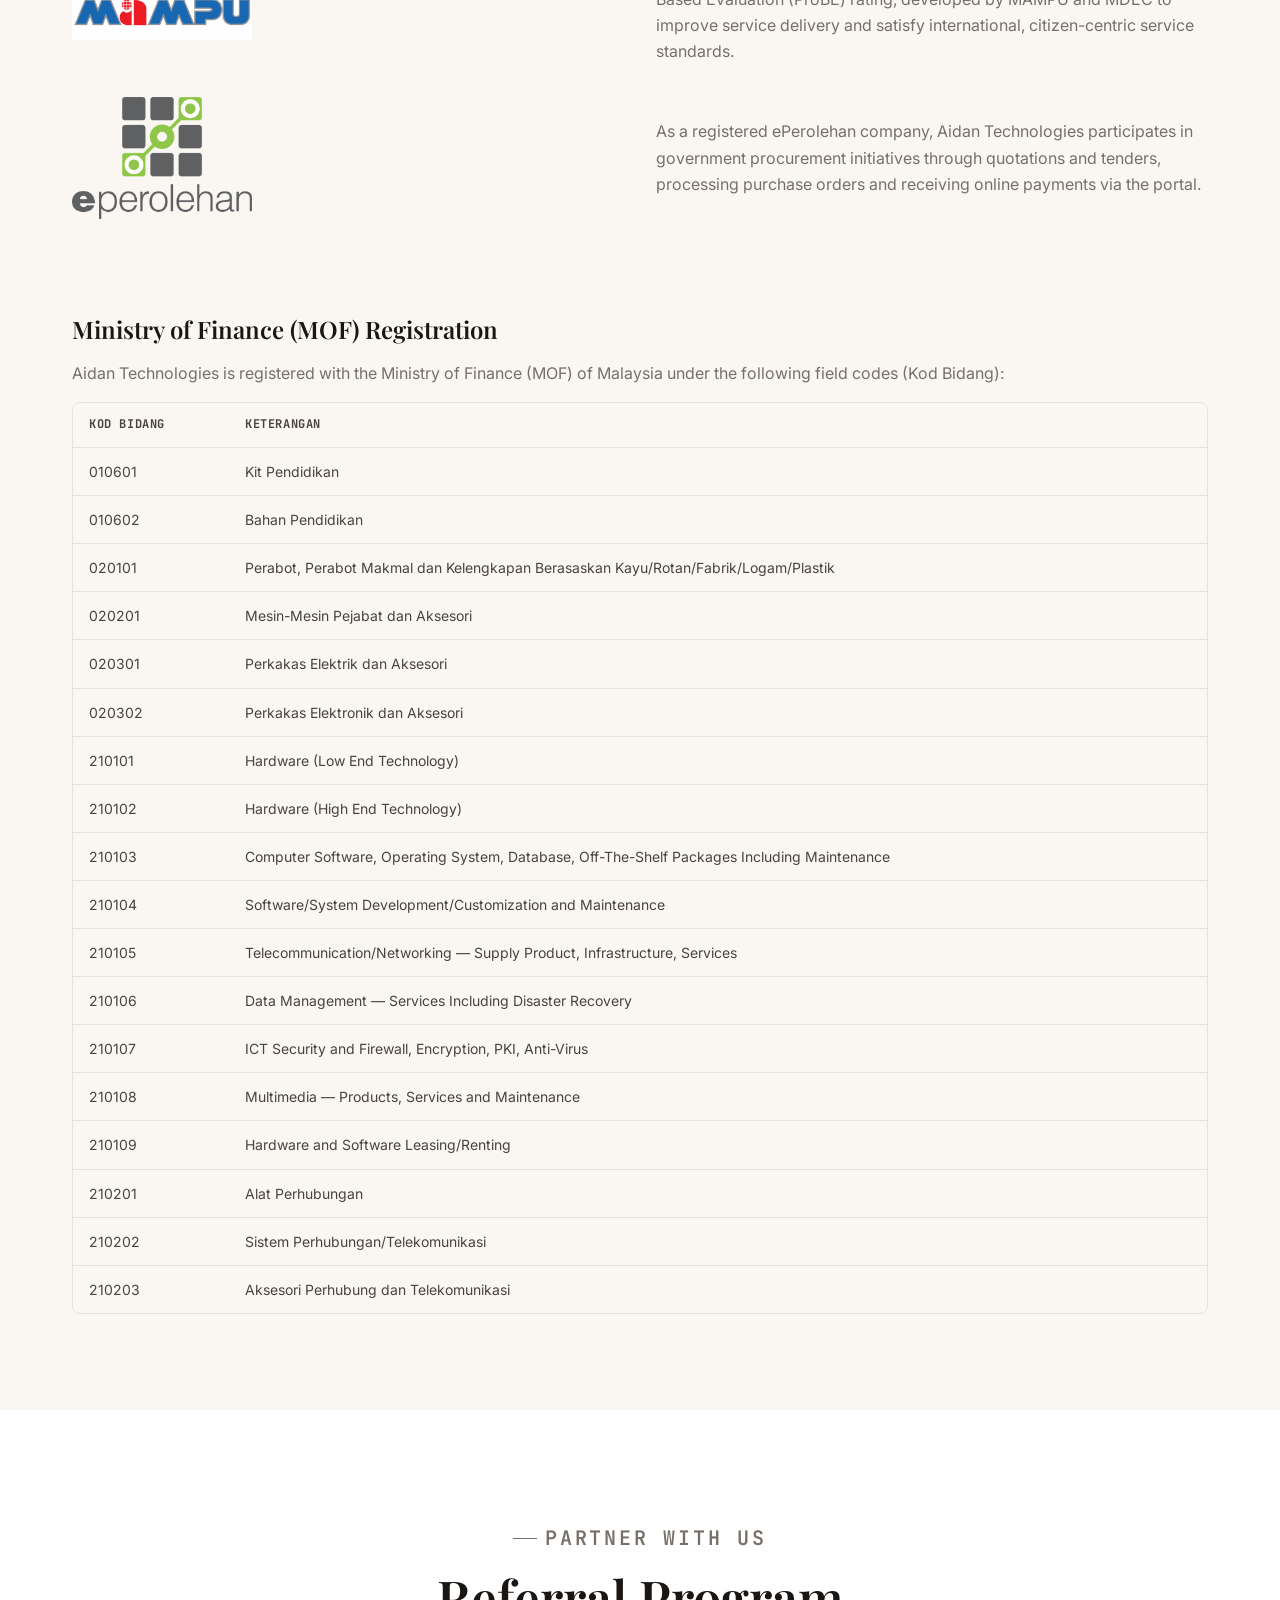
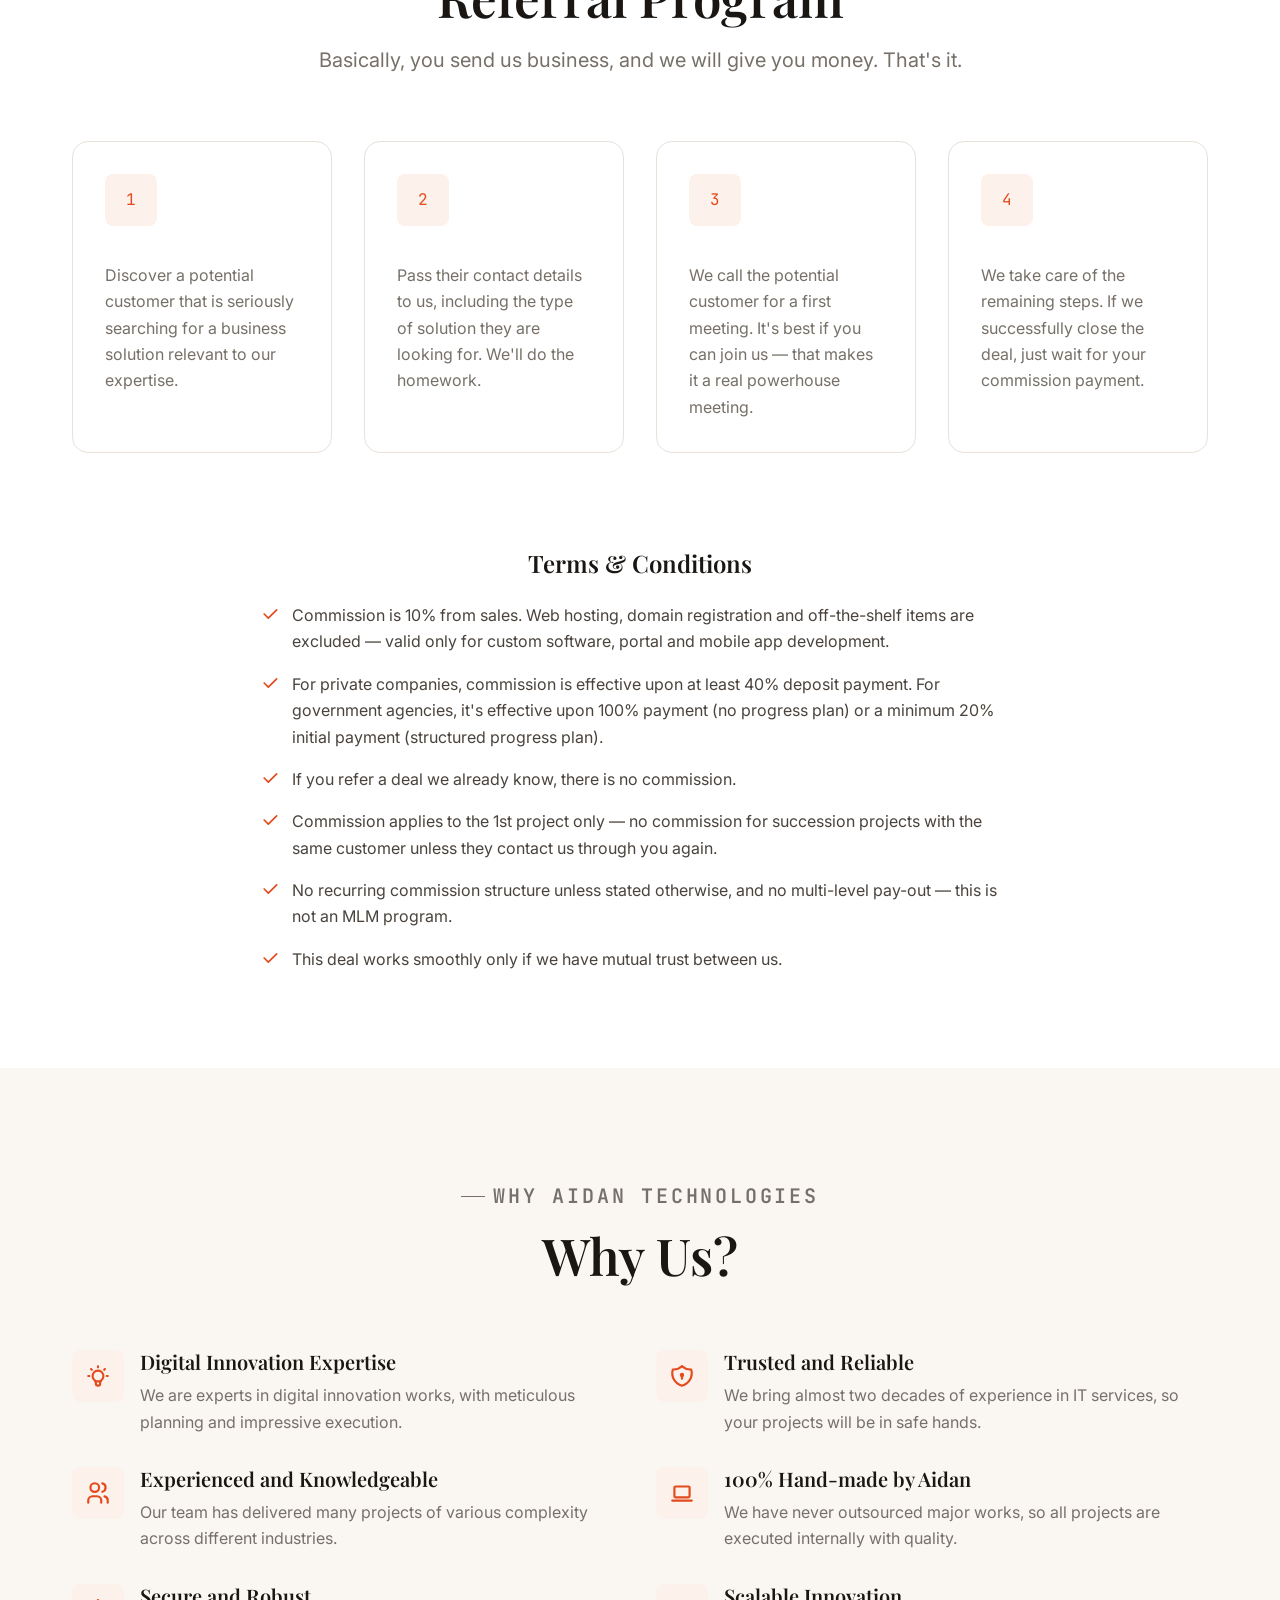
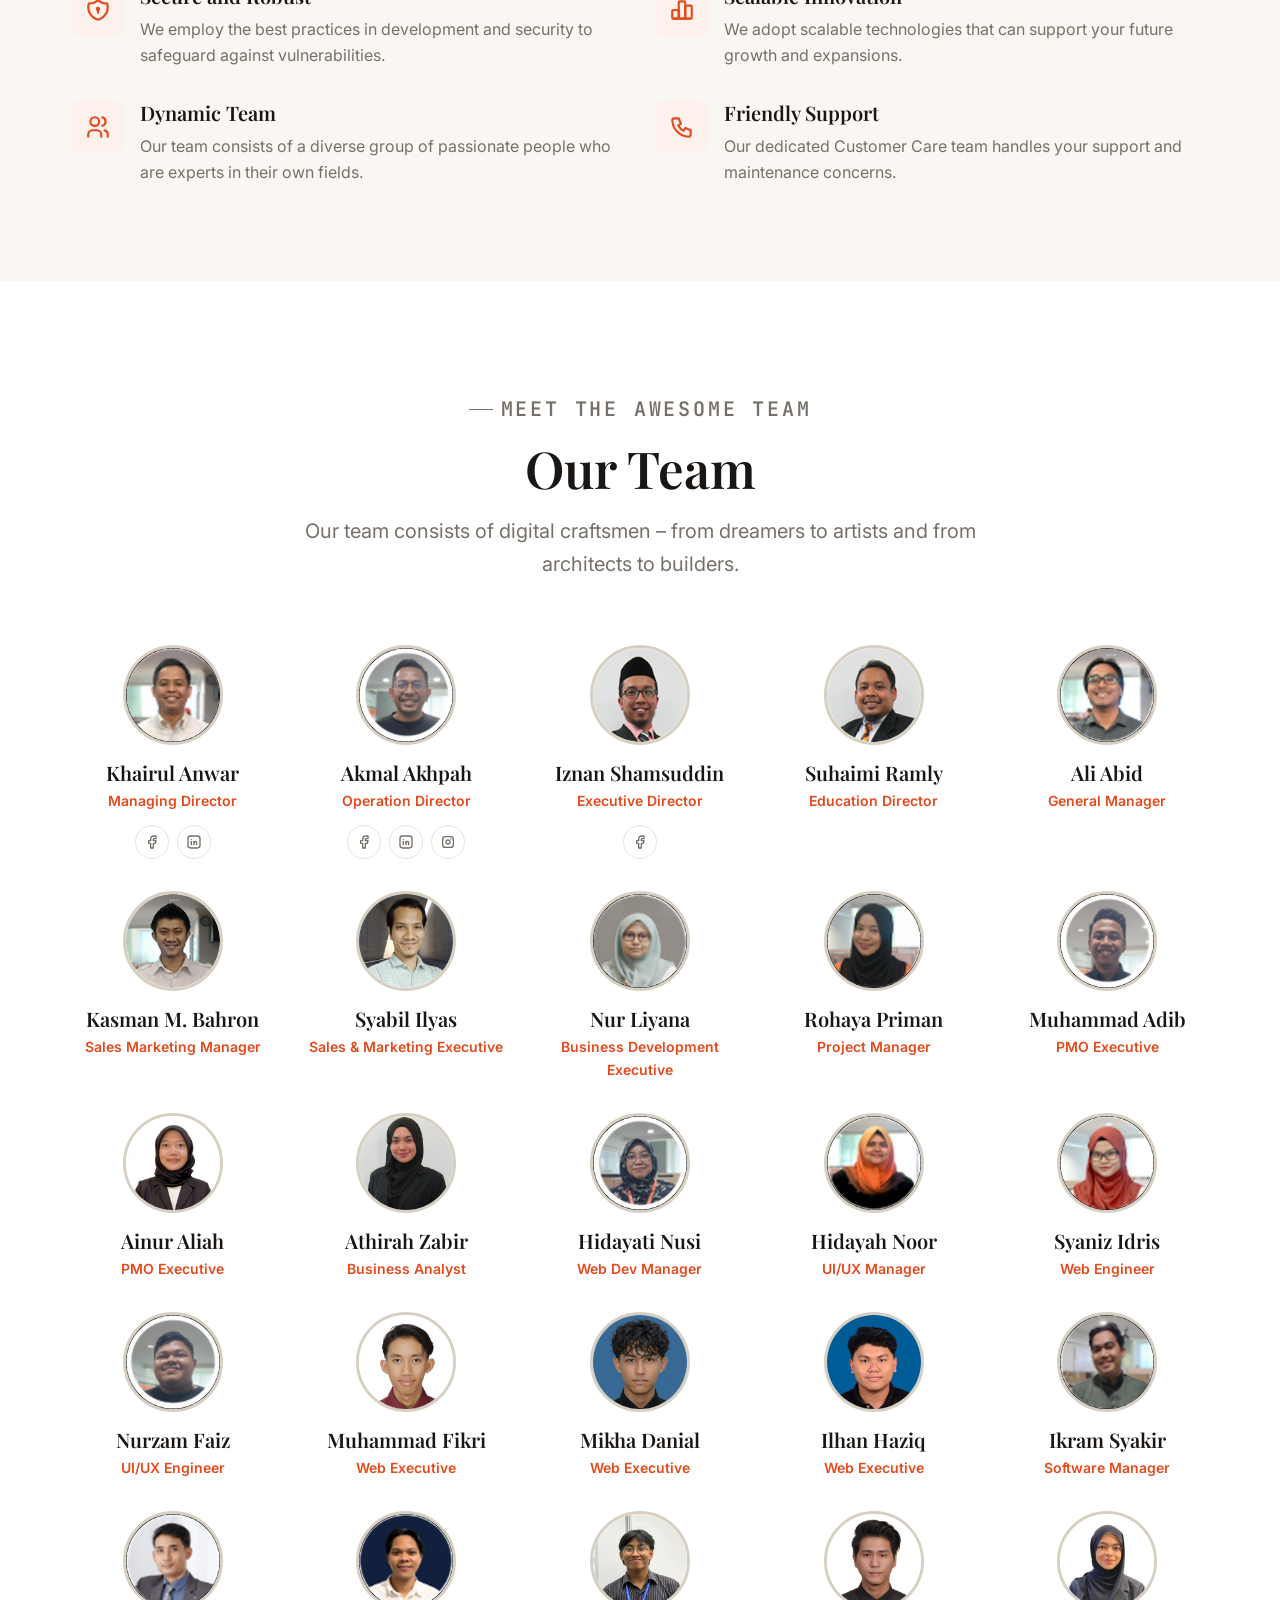
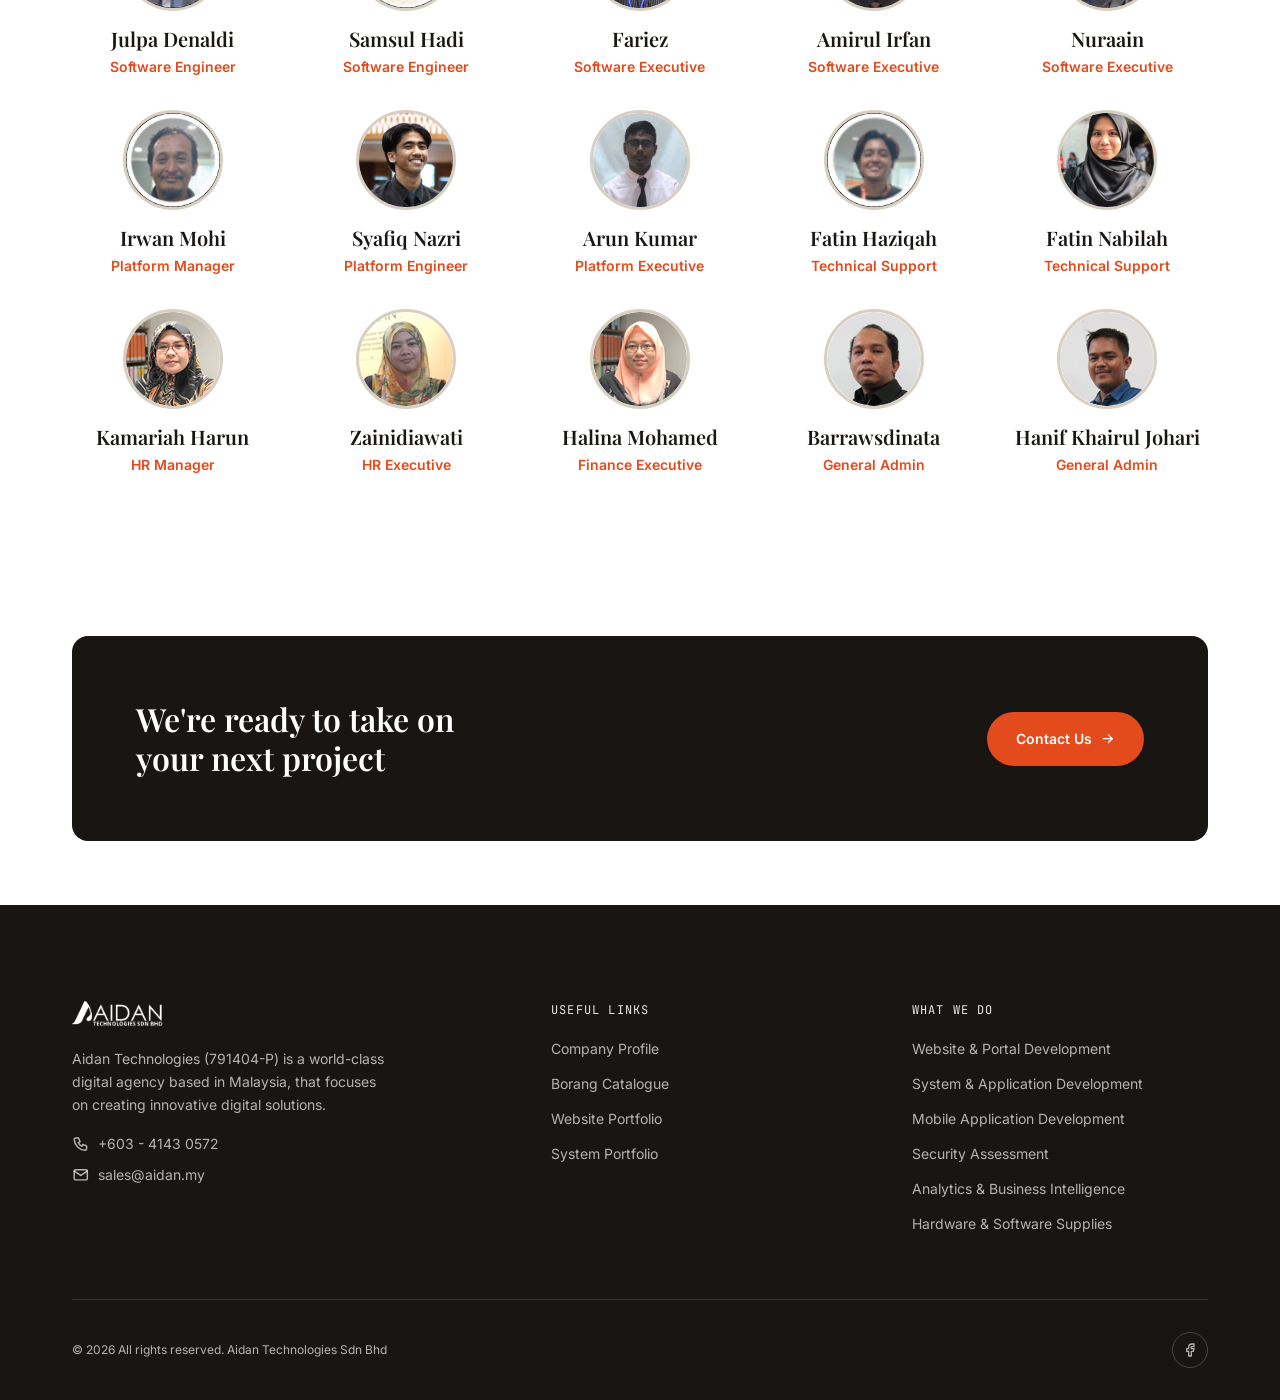
<file: company.html>
<!DOCTYPE html>
<html lang="en">
<head>
<meta charset="UTF-8" />
<meta name="viewport" content="width=device-width, initial-scale=1.0" />
<title>Company — Aidan Technologies</title>
<meta name="description" content="Our Company, Recognitions, Referral Program, Why Us and Our Team — the story and people behind Aidan Technologies." />
<link rel="icon" href="assets/img/misc/favicon.png" type="image/png" />
<link rel="stylesheet" href="assets/css/style.css" />
</head>
<body data-page="company" data-depth="">
<a href="#main" class="skip-link">Skip to content</a>
<div id="site-header"></div>

<main id="main">
  <section class="page-hero" id="top">
    <div class="container">
      <p class="breadcrumb"><a href="index.html">Home</a> / Company</p>
      <p class="eyebrow">About Aidan</p>
      <h1>We're not just another<br />Digital Agency<mark style="background:none;color:var(--color-primary);">.</mark></h1>
      <p>Our team of smart, passionate, and intellectually curious experts specialize in delving into client challenges and emerging with the best digital transformation solutions.</p>
      <div class="hero-actions" style="margin-top:var(--space-6);">
        <a class="btn btn--primary" href="https://aidantech.com/wp-content/uploads/2019/02/Company-Profile.pdf" target="_blank" rel="noopener">
          View Company Profile
          <svg class="icon" aria-hidden="true"><use href="assets/img/icons/sprite.svg#icon-file-text"></use></svg>
        </a>
      </div>
    </div>
  </section>

  <!-- Our Company -->
  <section class="section" id="our-company">
    <div class="container">
      <div class="grid grid--2" style="align-items:center; margin-bottom: var(--space-9);">
        <div>
          <img src="assets/img/company/hero.jpg" alt="Aidan Technologies team" loading="lazy" style="border-radius: var(--radius-lg);" />
        </div>
        <div>
          <p class="eyebrow">About Us</p>
          <h2 style="font-size:var(--text-3xl); margin-top:var(--space-3);">Our Company</h2>
          <p class="lede" style="margin-top:var(--space-4);">Aidan Technologies is a world-class digital agency based in Kuala Lumpur, Malaysia, that knows about the challenges the digital revolution poses for your business or organization. We work together with you to turn these challenges into opportunities and develop cutting-edge digital solutions that are tailored to you.</p>
          <p class="lede" style="margin-top:var(--space-4);">We began as a small digital firm, and that passion for design continues to define us today. We believe the best interactive experiences come from the sweet harmony of smart design thinking and innovative use of technology.</p>
          <p class="lede" style="margin-top:var(--space-4);">Aidan Technologies is a subsidiary of <a href="http://aidan.com.my/" target="_blank" rel="noopener" style="color:var(--color-primary); font-weight:600;">Aidan Group of Companies</a>.</p>
        </div>
      </div>

      <div class="section-head section-head--center">
        <p class="eyebrow" style="justify-content:center;">Since 2007</p>
        <h2>Timeline</h2>
        <p>We began as a small digital firm, but have since grown leaps and bounds to be where we are today.</p>
      </div>

      <div class="timeline">
        <div class="timeline-item">
          <span class="year">2007 · Oct</span>
          <h3>How We Started</h3>
          <p>Aidan Technologies was officially registered with the Companies Commission of Malaysia (791404-P) as an Information Technology company, specializing in web and system development — via the incubator program at the Centre for Commercialization and Technopreneur Development (CCTD), Multimedia University (MMU), Cyberjaya.</p>
        </div>
        <div class="timeline-item">
          <span class="year">2008 · Jan</span>
          <h3>First Project</h3>
          <p>Rented a small office room in Petaling Jaya, Selangor. Developed an operation system for a prominent pest control company, and the registration system for Persatuan Sains Matematik Malaysia (PERSAMA). Tan Sri Ani Arope was appointed as the Chairman.</p>
        </div>
        <div class="timeline-item">
          <span class="year">2009 · Jan</span>
          <h3>First System</h3>
          <p>Moved to Taman Tun Dr Ismail, Kuala Lumpur. Developed our first product, Sistem Pengurusan Aset dan Tugas (SPATU), plus a Job Recruitment System and Commission Calculation System. Registered with e-Perolehan.</p>
        </div>
        <div class="timeline-item">
          <span class="year">2010 · Feb</span>
          <h3>e-Commerce</h3>
          <p>Developed Lot.my, an award-winning e-commerce platform.</p>
        </div>
        <div class="timeline-item">
          <span class="year">2011 · Jan</span>
          <h3>MGPWA Portal</h3>
          <p>Moved to a new office in Setapak, Kuala Lumpur. Delivered a project with Hospital Ampang — our first project under the MAMPU MGPWA guideline. Won the NEF-Awani Award for New Media Application and were shortlisted as a finalist in the .my innovation Award for Most Innovative Website.</p>
        </div>
        <div class="timeline-item">
          <span class="year">2012 · Aug</span>
          <h3>First Open House</h3>
          <p>Received the Best New Media Application award and expanded the office next door. Held the first Aidan Open House, attended by close to 300 people.</p>
        </div>
        <div class="timeline-item">
          <span class="year">2013 · Jan</span>
          <h3>New Chairman</h3>
          <p>Dato Nik Mohd Amin was appointed as the new chairman following the passing of Tan Sri Ani Arope. Won our first tender project and received 5-star ratings.</p>
        </div>
        <div class="timeline-item">
          <span class="year">2014 · Mar</span>
          <h3>Developed mySistem</h3>
          <p>Developed new products: MyAduan, MyTempahan, MyLogin, and MySSO.</p>
        </div>
        <div class="timeline-item">
          <span class="year">2015 · Apr</span>
          <h3>Mobile Apps Division</h3>
          <p>Launched MyTender, secured key clients such as SPRM, and started venturing into the Mobile App Development division.</p>
        </div>
        <div class="timeline-item">
          <span class="year">2016 · Jul</span>
          <h3>Kampung Pengantin</h3>
          <p>Held the 4th Open House at a hall as the company continued to grow its team and client base.</p>
        </div>
      </div>

      <div class="text-center" style="margin-top: var(--space-8);">
        <a class="btn btn--outline" href="career.html">Join Us</a>
      </div>
    </div>
  </section>

  <!-- Recognitions -->
  <section class="section section--soft" id="recognitions">
    <div class="container">
      <div class="section-head section-head--center">
        <p class="eyebrow" style="justify-content:center;">Achievements</p>
        <h2>Recognitions</h2>
      </div>

      <div class="grid grid--2" style="align-items:center; margin-bottom: var(--space-9);">
        <ul class="check-list">
          <li><svg class="icon" aria-hidden="true"><use href="assets/img/icons/sprite.svg#icon-award"></use></svg> <span><strong>Best New Media Application</strong> — Awarded in the NEF-AWANI ICT Award by the Prime Minister of Malaysia.</span></li>
          <li><svg class="icon" aria-hidden="true"><use href="assets/img/icons/sprite.svg#icon-award"></use></svg> <span><strong>Most Innovative Malaysian Website</strong> — Won the MYNIC.MY Award.</span></li>
          <li><svg class="icon" aria-hidden="true"><use href="assets/img/icons/sprite.svg#icon-award"></use></svg> <span><strong>200+ Systems and Applications</strong> — Successfully developed and delivered.</span></li>
          <li><svg class="icon" aria-hidden="true"><use href="assets/img/icons/sprite.svg#icon-award"></use></svg> <span><strong>5-star ratings</strong> — Achieved in the MGPWA and ProBE assessment by MDEC.</span></li>
          <li><svg class="icon" aria-hidden="true"><use href="assets/img/icons/sprite.svg#icon-award"></use></svg> <span><strong>ConFIG Malaysia</strong> — Organized the Conference for Government ICT Officers of Malaysia with the support of MAMPU.</span></li>
          <li><svg class="icon" aria-hidden="true"><use href="assets/img/icons/sprite.svg#icon-award"></use></svg> <span><strong>Top 10 APAC</strong> — Web Development and Design Consulting/Services Company, awarded by APAC CIO Outlook.</span></li>
          <li><svg class="icon" aria-hidden="true"><use href="assets/img/icons/sprite.svg#icon-award"></use></svg> <span><strong>Excellent in Digital Technologies</strong> — Winner of the Selangor Excellent Business Awards.</span></li>
        </ul>
        <img src="assets/img/recognitions/awards.png" alt="Aidan Technologies awards" loading="lazy" />
      </div>

      <div class="grid" style="gap: var(--space-6);">
        <div class="grid grid--2" style="align-items:center;">
          <img src="assets/img/recognitions/mdec.png" alt="MDEC BiDA Program logo" loading="lazy" style="max-width:180px;" />
          <p style="color:var(--color-muted);">The Bumiputera ICT Demand Aggregation (BiDA) Program by the Malaysian Digital Economy Corporation (MDEC) creates market access for Bumiputera ICT entrepreneurs. Aidan Technologies is among the 100 selected ICT organizations nurtured by MDEC through this program.</p>
        </div>
        <div class="grid grid--2" style="align-items:center;">
          <img src="assets/img/recognitions/nef.png" alt="NEF-Awani ICT Award logo" loading="lazy" style="max-width:180px;" />
          <p style="color:var(--color-muted);">An initiative by Aidan Technologies received the NEF-Awani ICT Award for "Best New Media Application" — presented by the Prime Minister of Malaysia, Dato' Seri Najib Tun Abdul Razak.</p>
        </div>
        <div class="grid grid--2" style="align-items:center;">
          <img src="assets/img/recognitions/mampu.png" alt="MAMPU logo" loading="lazy" style="max-width:180px;" />
          <p style="color:var(--color-muted);">Aidan Technologies has received 5-star ratings in the annual Provider-Based Evaluation (ProBE) rating, developed by MAMPU and MDEC to improve service delivery and satisfy international, citizen-centric service standards.</p>
        </div>
        <div class="grid grid--2" style="align-items:center;">
          <img src="assets/img/recognitions/e-perolehan.png" alt="ePerolehan logo" loading="lazy" style="max-width:180px;" />
          <p style="color:var(--color-muted);">As a registered ePerolehan company, Aidan Technologies participates in government procurement initiatives through quotations and tenders, processing purchase orders and receiving online payments via the portal.</p>
        </div>
      </div>

      <div style="margin-top: var(--space-9);">
        <h3 style="font-size: var(--text-xl); margin-bottom: var(--space-4);">Ministry of Finance (MOF) Registration</h3>
        <p style="color:var(--color-muted); margin-bottom: var(--space-4);">Aidan Technologies is registered with the Ministry of Finance (MOF) of Malaysia under the following field codes (Kod Bidang):</p>
        <div class="table-wrap">
          <table>
            <thead><tr><th>Kod Bidang</th><th>Keterangan</th></tr></thead>
            <tbody>
              <tr><td>010601</td><td>Kit Pendidikan</td></tr>
              <tr><td>010602</td><td>Bahan Pendidikan</td></tr>
              <tr><td>020101</td><td>Perabot, Perabot Makmal dan Kelengkapan Berasaskan Kayu/Rotan/Fabrik/Logam/Plastik</td></tr>
              <tr><td>020201</td><td>Mesin-Mesin Pejabat dan Aksesori</td></tr>
              <tr><td>020301</td><td>Perkakas Elektrik dan Aksesori</td></tr>
              <tr><td>020302</td><td>Perkakas Elektronik dan Aksesori</td></tr>
              <tr><td>210101</td><td>Hardware (Low End Technology)</td></tr>
              <tr><td>210102</td><td>Hardware (High End Technology)</td></tr>
              <tr><td>210103</td><td>Computer Software, Operating System, Database, Off-The-Shelf Packages Including Maintenance</td></tr>
              <tr><td>210104</td><td>Software/System Development/Customization and Maintenance</td></tr>
              <tr><td>210105</td><td>Telecommunication/Networking — Supply Product, Infrastructure, Services</td></tr>
              <tr><td>210106</td><td>Data Management — Services Including Disaster Recovery</td></tr>
              <tr><td>210107</td><td>ICT Security and Firewall, Encryption, PKI, Anti-Virus</td></tr>
              <tr><td>210108</td><td>Multimedia — Products, Services and Maintenance</td></tr>
              <tr><td>210109</td><td>Hardware and Software Leasing/Renting</td></tr>
              <tr><td>210201</td><td>Alat Perhubungan</td></tr>
              <tr><td>210202</td><td>Sistem Perhubungan/Telekomunikasi</td></tr>
              <tr><td>210203</td><td>Aksesori Perhubung dan Telekomunikasi</td></tr>
            </tbody>
          </table>
        </div>
      </div>
    </div>
  </section>

  <!-- Referral Program -->
  <section class="section" id="referral-program">
    <div class="container">
      <div class="section-head section-head--center">
        <p class="eyebrow" style="justify-content:center;">Partner With Us</p>
        <h2>Referral Program</h2>
        <p>Basically, you send us business, and we will give you money. That's it.</p>
      </div>

      <div class="grid grid--4">
        <div class="card">
          <span class="card-icon" style="font-family:var(--font-mono);">1</span>
          <p>Discover a potential customer that is seriously searching for a business solution relevant to our expertise.</p>
        </div>
        <div class="card">
          <span class="card-icon" style="font-family:var(--font-mono);">2</span>
          <p>Pass their contact details to us, including the type of solution they are looking for. We'll do the homework.</p>
        </div>
        <div class="card">
          <span class="card-icon" style="font-family:var(--font-mono);">3</span>
          <p>We call the potential customer for a first meeting. It's best if you can join us — that makes it a real powerhouse meeting.</p>
        </div>
        <div class="card">
          <span class="card-icon" style="font-family:var(--font-mono);">4</span>
          <p>We take care of the remaining steps. If we successfully close the deal, just wait for your commission payment.</p>
        </div>
      </div>

      <div style="max-width:760px; margin: var(--space-9) auto 0;">
        <h3 style="font-size: var(--text-xl); text-align:center; margin-bottom: var(--space-5);">Terms &amp; Conditions</h3>
        <ul class="check-list">
          <li><svg class="icon" aria-hidden="true"><use href="assets/img/icons/sprite.svg#icon-check"></use></svg> Commission is 10% from sales. Web hosting, domain registration and off-the-shelf items are excluded — valid only for custom software, portal and mobile app development.</li>
          <li><svg class="icon" aria-hidden="true"><use href="assets/img/icons/sprite.svg#icon-check"></use></svg> For private companies, commission is effective upon at least 40% deposit payment. For government agencies, it's effective upon 100% payment (no progress plan) or a minimum 20% initial payment (structured progress plan).</li>
          <li><svg class="icon" aria-hidden="true"><use href="assets/img/icons/sprite.svg#icon-check"></use></svg> If you refer a deal we already know, there is no commission.</li>
          <li><svg class="icon" aria-hidden="true"><use href="assets/img/icons/sprite.svg#icon-check"></use></svg> Commission applies to the 1st project only — no commission for succession projects with the same customer unless they contact us through you again.</li>
          <li><svg class="icon" aria-hidden="true"><use href="assets/img/icons/sprite.svg#icon-check"></use></svg> No recurring commission structure unless stated otherwise, and no multi-level pay-out — this is not an MLM program.</li>
          <li><svg class="icon" aria-hidden="true"><use href="assets/img/icons/sprite.svg#icon-check"></use></svg> This deal works smoothly only if we have mutual trust between us.</li>
        </ul>
      </div>
    </div>
  </section>

  <!-- Why Us -->
  <section class="section section--soft" id="why-us">
    <div class="container">
      <div class="section-head section-head--center">
        <p class="eyebrow" style="justify-content:center;">Why Aidan Technologies</p>
        <h2>Why Us?</h2>
      </div>

      <div class="feature-list">
        <div class="feature-item">
          <span class="card-icon"><svg class="icon" aria-hidden="true"><use href="assets/img/icons/sprite.svg#icon-bulb"></use></svg></span>
          <div><h3>Digital Innovation Expertise</h3><p>We are experts in digital innovation works, with meticulous planning and impressive execution.</p></div>
        </div>
        <div class="feature-item">
          <span class="card-icon"><svg class="icon" aria-hidden="true"><use href="assets/img/icons/sprite.svg#icon-shield-lock"></use></svg></span>
          <div><h3>Trusted and Reliable</h3><p>We bring almost two decades of experience in IT services, so your projects will be in safe hands.</p></div>
        </div>
        <div class="feature-item">
          <span class="card-icon"><svg class="icon" aria-hidden="true"><use href="assets/img/icons/sprite.svg#icon-users"></use></svg></span>
          <div><h3>Experienced and Knowledgeable</h3><p>Our team has delivered many projects of various complexity across different industries.</p></div>
        </div>
        <div class="feature-item">
          <span class="card-icon"><svg class="icon" aria-hidden="true"><use href="assets/img/icons/sprite.svg#icon-device-laptop"></use></svg></span>
          <div><h3>100% Hand-made by Aidan</h3><p>We have never outsourced major works, so all projects are executed internally with quality.</p></div>
        </div>
        <div class="feature-item">
          <span class="card-icon"><svg class="icon" aria-hidden="true"><use href="assets/img/icons/sprite.svg#icon-shield-lock"></use></svg></span>
          <div><h3>Secure and Robust</h3><p>We employ the best practices in development and security to safeguard against vulnerabilities.</p></div>
        </div>
        <div class="feature-item">
          <span class="card-icon"><svg class="icon" aria-hidden="true"><use href="assets/img/icons/sprite.svg#icon-chart-bar"></use></svg></span>
          <div><h3>Scalable Innovation</h3><p>We adopt scalable technologies that can support your future growth and expansions.</p></div>
        </div>
        <div class="feature-item">
          <span class="card-icon"><svg class="icon" aria-hidden="true"><use href="assets/img/icons/sprite.svg#icon-users"></use></svg></span>
          <div><h3>Dynamic Team</h3><p>Our team consists of a diverse group of passionate people who are experts in their own fields.</p></div>
        </div>
        <div class="feature-item">
          <span class="card-icon"><svg class="icon" aria-hidden="true"><use href="assets/img/icons/sprite.svg#icon-phone"></use></svg></span>
          <div><h3>Friendly Support</h3><p>Our dedicated Customer Care team handles your support and maintenance concerns.</p></div>
        </div>
      </div>
    </div>
  </section>

  <!-- Our Team -->
  <section class="section" id="our-team">
    <div class="container">
      <div class="section-head section-head--center">
        <p class="eyebrow" style="justify-content:center;">Meet The Awesome Team</p>
        <h2>Our Team</h2>
        <p>Our team consists of digital craftsmen – from dreamers to artists and from architects to builders.</p>
      </div>

      <div class="grid grid--5">
        <div class="team-card">
          <div class="team-photo"><img src="assets/img/team/khairul-anwar.jpg" alt="Khairul Anwar" loading="lazy" /></div>
          <h3>Khairul Anwar</h3>
          <p class="position">Managing Director</p>
          <div class="team-social">
            <a href="https://www.facebook.com/khairulbird" target="_blank" rel="noopener" aria-label="Facebook"><svg class="icon" aria-hidden="true"><use href="assets/img/icons/sprite.svg#icon-brand-facebook"></use></svg></a>
            <a href="https://www.linkedin.com/in/khairul-anwar-mohamad-zaki" target="_blank" rel="noopener" aria-label="LinkedIn"><svg class="icon" aria-hidden="true"><use href="assets/img/icons/sprite.svg#icon-brand-linkedin"></use></svg></a>
          </div>
        </div>
        <div class="team-card">
          <div class="team-photo"><img src="assets/img/team/akmal-akhpah.jpg" alt="Akmal Akhpah" loading="lazy" /></div>
          <h3>Akmal Akhpah</h3>
          <p class="position">Operation Director</p>
          <div class="team-social">
            <a href="https://www.facebook.com/akmalakhpah" target="_blank" rel="noopener" aria-label="Facebook"><svg class="icon" aria-hidden="true"><use href="assets/img/icons/sprite.svg#icon-brand-facebook"></use></svg></a>
            <a href="https://www.linkedin.com/in/akmalakhpah" target="_blank" rel="noopener" aria-label="LinkedIn"><svg class="icon" aria-hidden="true"><use href="assets/img/icons/sprite.svg#icon-brand-linkedin"></use></svg></a>
            <a href="https://www.instagram.com/akmalakhpah/" target="_blank" rel="noopener" aria-label="Instagram"><svg class="icon" aria-hidden="true"><use href="assets/img/icons/sprite.svg#icon-brand-instagram"></use></svg></a>
          </div>
        </div>
        <div class="team-card">
          <div class="team-photo"><img src="assets/img/team/iznan-shamsuddin.png" alt="Iznan Shamsuddin" loading="lazy" /></div>
          <h3>Iznan Shamsuddin</h3>
          <p class="position">Executive Director</p>
          <div class="team-social">
            <a href="https://www.facebook.com/mohdiznan" target="_blank" rel="noopener" aria-label="Facebook"><svg class="icon" aria-hidden="true"><use href="assets/img/icons/sprite.svg#icon-brand-facebook"></use></svg></a>
          </div>
        </div>
        <div class="team-card">
          <div class="team-photo"><img src="assets/img/team/suhaimi-ramly.png" alt="Suhaimi Ramly" loading="lazy" /></div>
          <h3>Suhaimi Ramly</h3>
          <p class="position">Education Director</p>
        </div>
        <div class="team-card">
          <div class="team-photo"><img src="assets/img/team/ali-abid.jpg" alt="Ali Abid" loading="lazy" /></div>
          <h3>Ali Abid</h3>
          <p class="position">General Manager</p>
        </div>
        <div class="team-card">
          <div class="team-photo"><img src="assets/img/team/kasman-bahron.png" alt="Kasman M. Bahron" loading="lazy" /></div>
          <h3>Kasman M. Bahron</h3>
          <p class="position">Sales Marketing Manager</p>
        </div>
        <div class="team-card">
          <div class="team-photo"><img src="assets/img/team/syabil-ilyas.jpg" alt="Syabil Ilyas" loading="lazy" /></div>
          <h3>Syabil Ilyas</h3>
          <p class="position">Sales &amp; Marketing Executive</p>
        </div>
        <div class="team-card">
          <div class="team-photo"><img src="assets/img/team/nur-liyana.jpg" alt="Nur Liyana" loading="lazy" /></div>
          <h3>Nur Liyana</h3>
          <p class="position">Business Development Executive</p>
        </div>
        <div class="team-card">
          <div class="team-photo"><img src="assets/img/team/rohaya-priman.jpg" alt="Rohaya Priman" loading="lazy" /></div>
          <h3>Rohaya Priman</h3>
          <p class="position">Project Manager</p>
        </div>
        <div class="team-card">
          <div class="team-photo"><img src="assets/img/team/muhammad-adib.jpg" alt="Muhammad Adib" loading="lazy" /></div>
          <h3>Muhammad Adib</h3>
          <p class="position">PMO Executive</p>
        </div>
        <div class="team-card">
          <div class="team-photo"><img src="assets/img/team/ainur-aliah.jpg" alt="Ainur Aliah" loading="lazy" /></div>
          <h3>Ainur Aliah</h3>
          <p class="position">PMO Executive</p>
        </div>
        <div class="team-card">
          <div class="team-photo"><img src="assets/img/team/athirah-zabir.jpg" alt="Athirah Zabir" loading="lazy" /></div>
          <h3>Athirah Zabir</h3>
          <p class="position">Business Analyst</p>
        </div>
        <div class="team-card">
          <div class="team-photo"><img src="assets/img/team/hidayati-nusi.jpg" alt="Hidayati Nusi" loading="lazy" /></div>
          <h3>Hidayati Nusi</h3>
          <p class="position">Web Dev Manager</p>
        </div>
        <div class="team-card">
          <div class="team-photo"><img src="assets/img/team/hidayah-noor.jpg" alt="Hidayah Noor" loading="lazy" /></div>
          <h3>Hidayah Noor</h3>
          <p class="position">UI/UX Manager</p>
        </div>
        <div class="team-card">
          <div class="team-photo"><img src="assets/img/team/syaniz-idris.jpg" alt="Syaniz Idris" loading="lazy" /></div>
          <h3>Syaniz Idris</h3>
          <p class="position">Web Engineer</p>
        </div>
        <div class="team-card">
          <div class="team-photo"><img src="assets/img/team/nurzam-faiz.jpg" alt="Nurzam Faiz" loading="lazy" /></div>
          <h3>Nurzam Faiz</h3>
          <p class="position">UI/UX Engineer</p>
        </div>
        <div class="team-card">
          <div class="team-photo"><img src="assets/img/team/muhammad-fikri.jpg" alt="Muhammad Fikri" loading="lazy" /></div>
          <h3>Muhammad Fikri</h3>
          <p class="position">Web Executive</p>
        </div>
        <div class="team-card">
          <div class="team-photo"><img src="assets/img/team/mikha-danial.jpg" alt="Mikha Danial" loading="lazy" /></div>
          <h3>Mikha Danial</h3>
          <p class="position">Web Executive</p>
        </div>
        <div class="team-card">
          <div class="team-photo"><img src="assets/img/team/ilhan-haziq.jpg" alt="Ilhan Haziq" loading="lazy" /></div>
          <h3>Ilhan Haziq</h3>
          <p class="position">Web Executive</p>
        </div>
        <div class="team-card">
          <div class="team-photo"><img src="assets/img/team/ikram-syakir.jpg" alt="Ikram Syakir" loading="lazy" /></div>
          <h3>Ikram Syakir</h3>
          <p class="position">Software Manager</p>
        </div>
        <div class="team-card">
          <div class="team-photo"><img src="assets/img/team/julpa-denaldi.jpg" alt="Julpa Denaldi" loading="lazy" /></div>
          <h3>Julpa Denaldi</h3>
          <p class="position">Software Engineer</p>
        </div>
        <div class="team-card">
          <div class="team-photo"><img src="assets/img/team/samsul-hadi.jpg" alt="Samsul Hadi" loading="lazy" /></div>
          <h3>Samsul Hadi</h3>
          <p class="position">Software Engineer</p>
        </div>
        <div class="team-card">
          <div class="team-photo"><img src="assets/img/team/fariez.jpg" alt="Fariez" loading="lazy" /></div>
          <h3>Fariez</h3>
          <p class="position">Software Executive</p>
        </div>
        <div class="team-card">
          <div class="team-photo"><img src="assets/img/team/amirul-irfan.jpg" alt="Amirul Irfan" loading="lazy" /></div>
          <h3>Amirul Irfan</h3>
          <p class="position">Software Executive</p>
        </div>
        <div class="team-card">
          <div class="team-photo"><img src="assets/img/team/nuraain.jpg" alt="Nuraain" loading="lazy" /></div>
          <h3>Nuraain</h3>
          <p class="position">Software Executive</p>
        </div>
        <div class="team-card">
          <div class="team-photo"><img src="assets/img/team/irwan-mohi.jpg" alt="Irwan Mohi" loading="lazy" /></div>
          <h3>Irwan Mohi</h3>
          <p class="position">Platform Manager</p>
        </div>
        <div class="team-card">
          <div class="team-photo"><img src="assets/img/team/syafiq-nazri.jpg" alt="Syafiq Nazri" loading="lazy" /></div>
          <h3>Syafiq Nazri</h3>
          <p class="position">Platform Engineer</p>
        </div>
        <div class="team-card">
          <div class="team-photo"><img src="assets/img/team/arun-kumar.jpg" alt="Arun Kumar" loading="lazy" /></div>
          <h3>Arun Kumar</h3>
          <p class="position">Platform Executive</p>
        </div>
        <div class="team-card">
          <div class="team-photo"><img src="assets/img/team/fatin-haziqah.jpg" alt="Fatin Haziqah" loading="lazy" /></div>
          <h3>Fatin Haziqah</h3>
          <p class="position">Technical Support</p>
        </div>
        <div class="team-card">
          <div class="team-photo"><img src="assets/img/team/fatin-nabilah.jpg" alt="Fatin Nabilah" loading="lazy" /></div>
          <h3>Fatin Nabilah</h3>
          <p class="position">Technical Support</p>
        </div>
        <div class="team-card">
          <div class="team-photo"><img src="assets/img/team/kamariah-harun.png" alt="Kamariah Harun" loading="lazy" /></div>
          <h3>Kamariah Harun</h3>
          <p class="position">HR Manager</p>
        </div>
        <div class="team-card">
          <div class="team-photo"><img src="assets/img/team/zainidiawati.png" alt="Zainidiawati" loading="lazy" /></div>
          <h3>Zainidiawati</h3>
          <p class="position">HR Executive</p>
        </div>
        <div class="team-card">
          <div class="team-photo"><img src="assets/img/team/halina-mohamed.png" alt="Halina Mohamed" loading="lazy" /></div>
          <h3>Halina Mohamed</h3>
          <p class="position">Finance Executive</p>
        </div>
        <div class="team-card">
          <div class="team-photo"><img src="assets/img/team/barrawsdinata.png" alt="Barrawsdinata" loading="lazy" /></div>
          <h3>Barrawsdinata</h3>
          <p class="position">General Admin</p>
        </div>
        <div class="team-card">
          <div class="team-photo"><img src="assets/img/team/hanif-khairul-johari.png" alt="Hanif Khairul Johari" loading="lazy" /></div>
          <h3>Hanif Khairul Johari</h3>
          <p class="position">General Admin</p>
        </div>
      </div>
    </div>
  </section>

  <section class="section section--tight">
    <div class="container">
      <div class="cta-band">
        <h2>We're ready to take on<br />your next project</h2>
        <a class="btn btn--primary" href="contact.html">
          Contact Us
          <svg class="icon" aria-hidden="true"><use href="assets/img/icons/sprite.svg#icon-arrow-right"></use></svg>
        </a>
      </div>
    </div>
  </section>
</main>

<div id="site-footer"></div>
<script src="assets/js/main.js"></script>
</body>
</html>
</file>
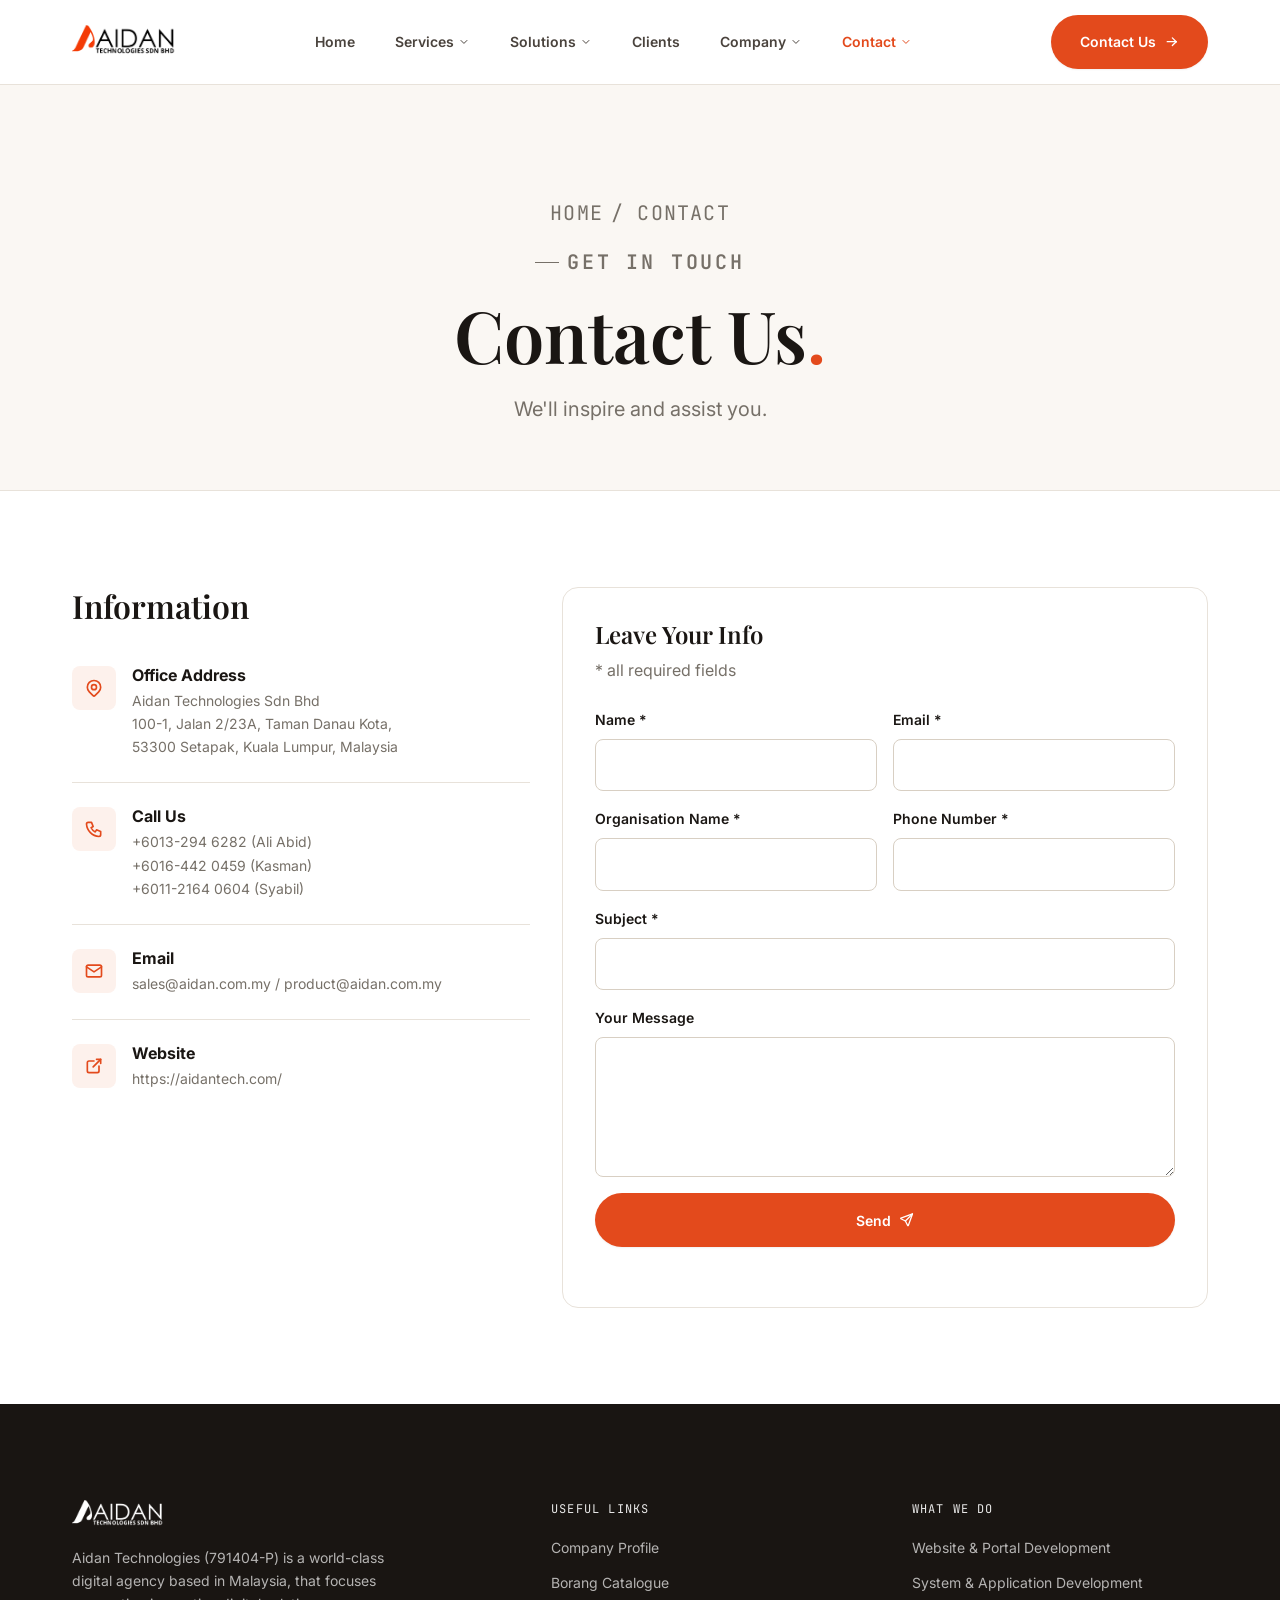
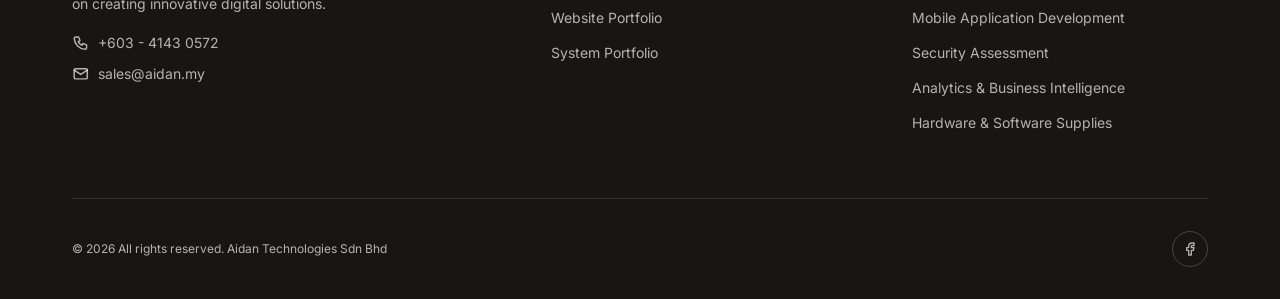
<file: contact.html>
<!DOCTYPE html>
<html lang="en">
<head>
<meta charset="UTF-8" />
<meta name="viewport" content="width=device-width, initial-scale=1.0" />
<title>Contact Us — Aidan Technologies</title>
<meta name="description" content="Get in touch with Aidan Technologies — office address, phone numbers, email and an online contact form." />
<link rel="icon" href="assets/img/misc/favicon.png" type="image/png" />
<link rel="stylesheet" href="assets/css/style.css" />
</head>
<body data-page="contact" data-depth="">
<a href="#main" class="skip-link">Skip to content</a>
<div id="site-header"></div>

<main id="main">
  <section class="page-hero" id="top">
    <div class="container">
      <p class="breadcrumb"><a href="index.html">Home</a> / Contact</p>
      <p class="eyebrow">Get In Touch</p>
      <h1>Contact Us<mark style="background:none;color:var(--color-primary);">.</mark></h1>
      <p>We'll inspire and assist you.</p>
    </div>
  </section>

  <section class="section">
    <div class="container">
      <div class="grid grid--2" style="align-items:start;">
        <div>
          <h2 style="font-size:var(--text-2xl); margin-bottom: var(--space-4);">Information</h2>

          <div class="info-row">
            <span class="card-icon"><svg class="icon" aria-hidden="true"><use href="assets/img/icons/sprite.svg#icon-map-pin"></use></svg></span>
            <div>
              <h3>Office Address</h3>
              <p>Aidan Technologies Sdn Bhd<br />100-1, Jalan 2/23A, Taman Danau Kota,<br />53300 Setapak, Kuala Lumpur, Malaysia</p>
            </div>
          </div>

          <div class="info-row">
            <span class="card-icon"><svg class="icon" aria-hidden="true"><use href="assets/img/icons/sprite.svg#icon-phone"></use></svg></span>
            <div>
              <h3>Call Us</h3>
              <p><a href="tel:+60132946282">+6013-294 6282</a> (Ali Abid)<br />
                 <a href="tel:+60164420459">+6016-442 0459</a> (Kasman)<br />
                 <a href="tel:+60112164064">+6011-2164 0604</a> (Syabil)</p>
            </div>
          </div>

          <div class="info-row">
            <span class="card-icon"><svg class="icon" aria-hidden="true"><use href="assets/img/icons/sprite.svg#icon-mail"></use></svg></span>
            <div>
              <h3>Email</h3>
              <p><a href="mailto:sales@aidan.com.my">sales@aidan.com.my</a> / <a href="mailto:product@aidan.com.my">product@aidan.com.my</a></p>
            </div>
          </div>

          <div class="info-row">
            <span class="card-icon"><svg class="icon" aria-hidden="true"><use href="assets/img/icons/sprite.svg#icon-external-link"></use></svg></span>
            <div>
              <h3>Website</h3>
              <p><a href="https://aidantech.com/" target="_blank" rel="noopener">https://aidantech.com/</a></p>
            </div>
          </div>
        </div>

        <div class="card">
          <h2 style="font-size:var(--text-xl);">Leave Your Info</h2>
          <p style="color:var(--color-muted); margin-top:var(--space-2);">* all required fields</p>

          <form class="form-grid" style="margin-top: var(--space-5);" id="contact-form" novalidate>
            <input type="hidden" name="_subject" value="New enquiry from Aidan Technologies website" />
            <input type="hidden" name="_template" value="table" />
            <div class="form-grid form-grid--2">
              <div class="field">
                <label for="name">Name *</label>
                <input type="text" id="name" name="name" required />
              </div>
              <div class="field">
                <label for="email">Email *</label>
                <input type="email" id="email" name="email" required />
              </div>
              <div class="field">
                <label for="organisation">Organisation Name *</label>
                <input type="text" id="organisation" name="organisation" required />
              </div>
              <div class="field">
                <label for="phone">Phone Number *</label>
                <input type="tel" id="phone" name="phone" required />
              </div>
            </div>
            <div class="field">
              <label for="subject">Subject *</label>
              <input type="text" id="subject" name="subject" required />
            </div>
            <div class="field">
              <label for="message">Your Message</label>
              <textarea id="message" name="message"></textarea>
            </div>
            <button class="btn btn--primary btn--block" type="submit">
              Send
              <svg class="icon" aria-hidden="true"><use href="assets/img/icons/sprite.svg#icon-send"></use></svg>
            </button>
            <p class="form-note" id="form-status" role="status"></p>
          </form>
        </div>
      </div>
    </div>
  </section>
</main>

<div id="site-footer"></div>
<script src="assets/js/main.js"></script>
<script>
  (function () {
    var form = document.getElementById("contact-form");
    var status = document.getElementById("form-status");
    var endpoint = "https://formsubmit.co/ajax/sales@aidan.my";

    form.addEventListener("submit", function (e) {
      e.preventDefault();
      if (!form.checkValidity()) {
        form.reportValidity();
        return;
      }

      var btn = form.querySelector('button[type="submit"]');
      btn.disabled = true;
      status.style.color = "";
      status.textContent = "Sending…";

      fetch(endpoint, {
        method: "POST",
        headers: { "Content-Type": "application/json", "Accept": "application/json" },
        body: JSON.stringify({
          name: document.getElementById("name").value,
          email: document.getElementById("email").value,
          organisation: document.getElementById("organisation").value,
          phone: document.getElementById("phone").value,
          subject: document.getElementById("subject").value,
          message: document.getElementById("message").value,
          _subject: "New enquiry from Aidan Technologies website",
          _template: "table"
        })
      })
        .then(function (res) { return res.json(); })
        .then(function (data) {
          if (data && (data.success === "true" || data.success === true)) {
            status.style.color = "var(--color-success)";
            status.textContent = "Thank you! Your message has been sent.";
            form.reset();
          } else {
            status.style.color = "var(--color-primary)";
            status.textContent = (data && data.message) ||
              "Almost there — please confirm the address once to activate delivery.";
          }
        })
        .catch(function () {
          status.style.color = "var(--color-danger)";
          status.textContent = "Sorry, something went wrong. Please email us directly at sales@aidan.com.my.";
        })
        .then(function () { btn.disabled = false; });
    });
  })();
</script>
</body>
</html>
</file>
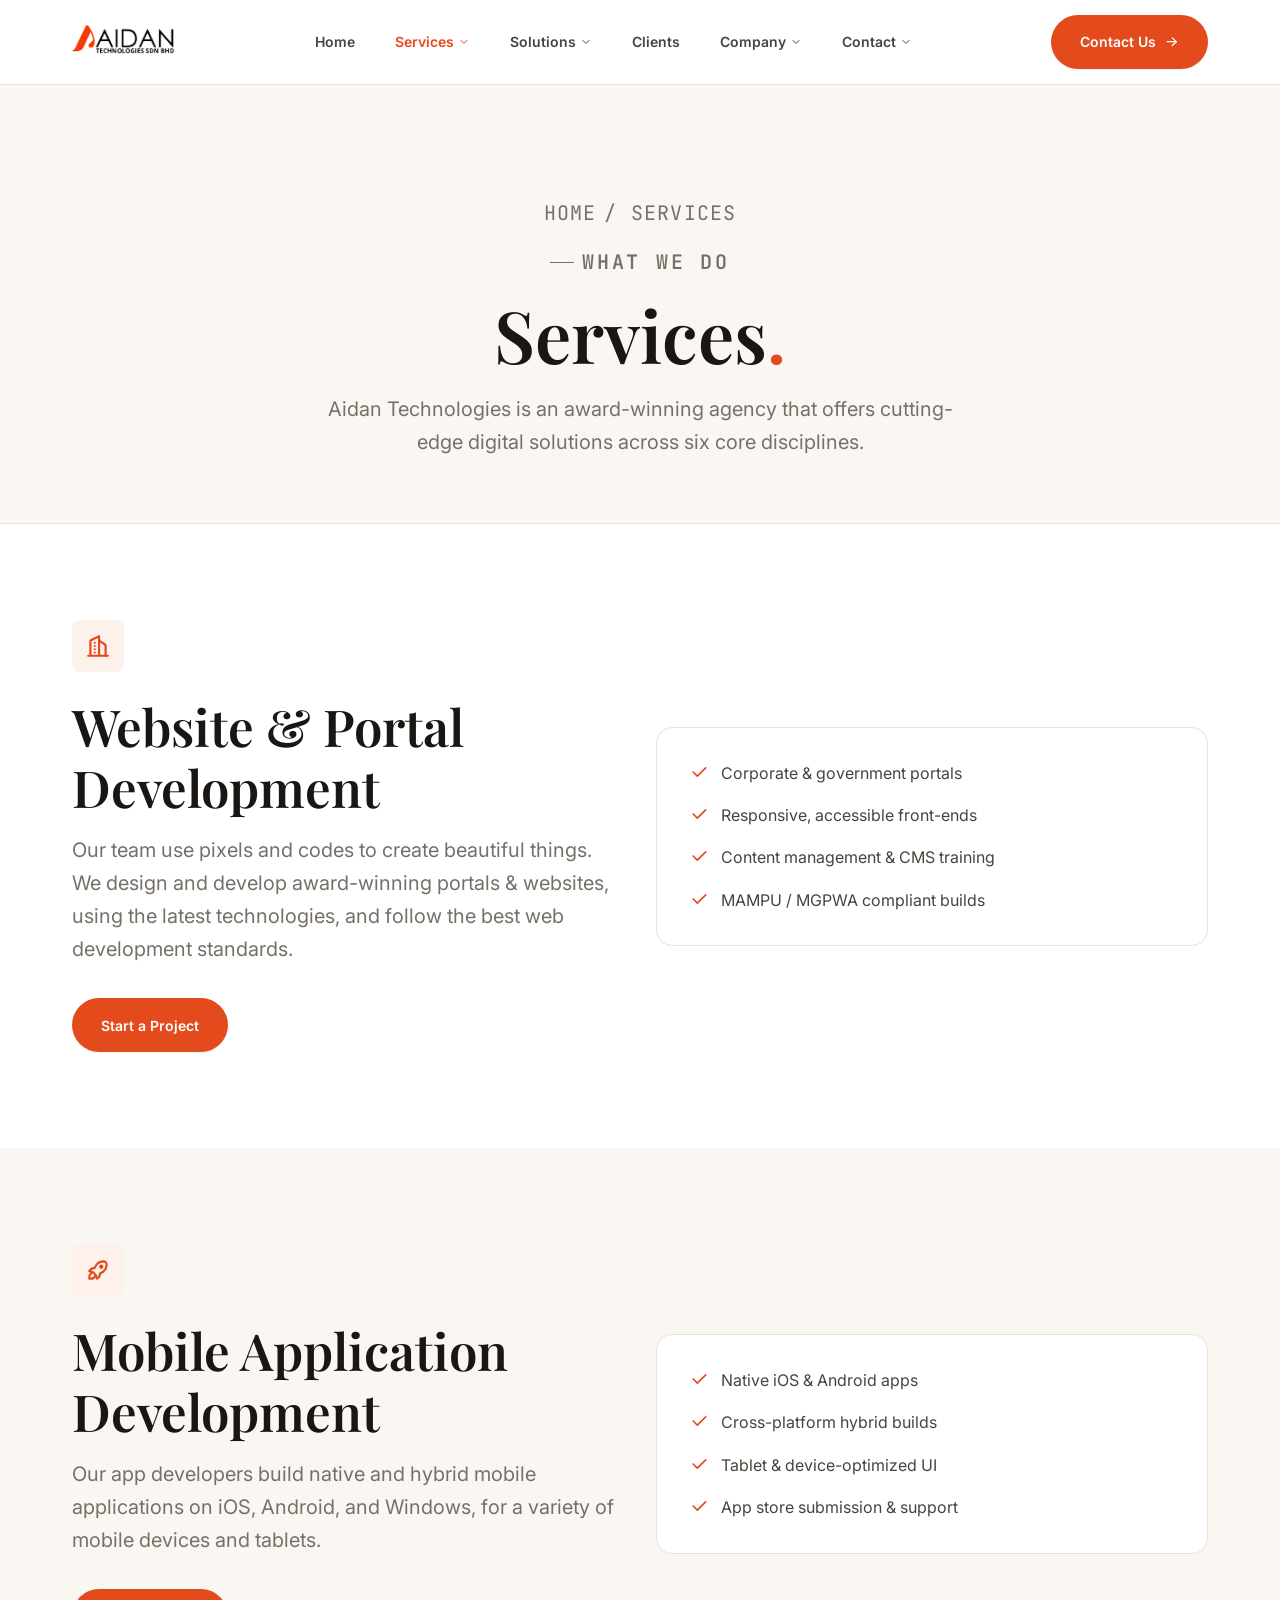
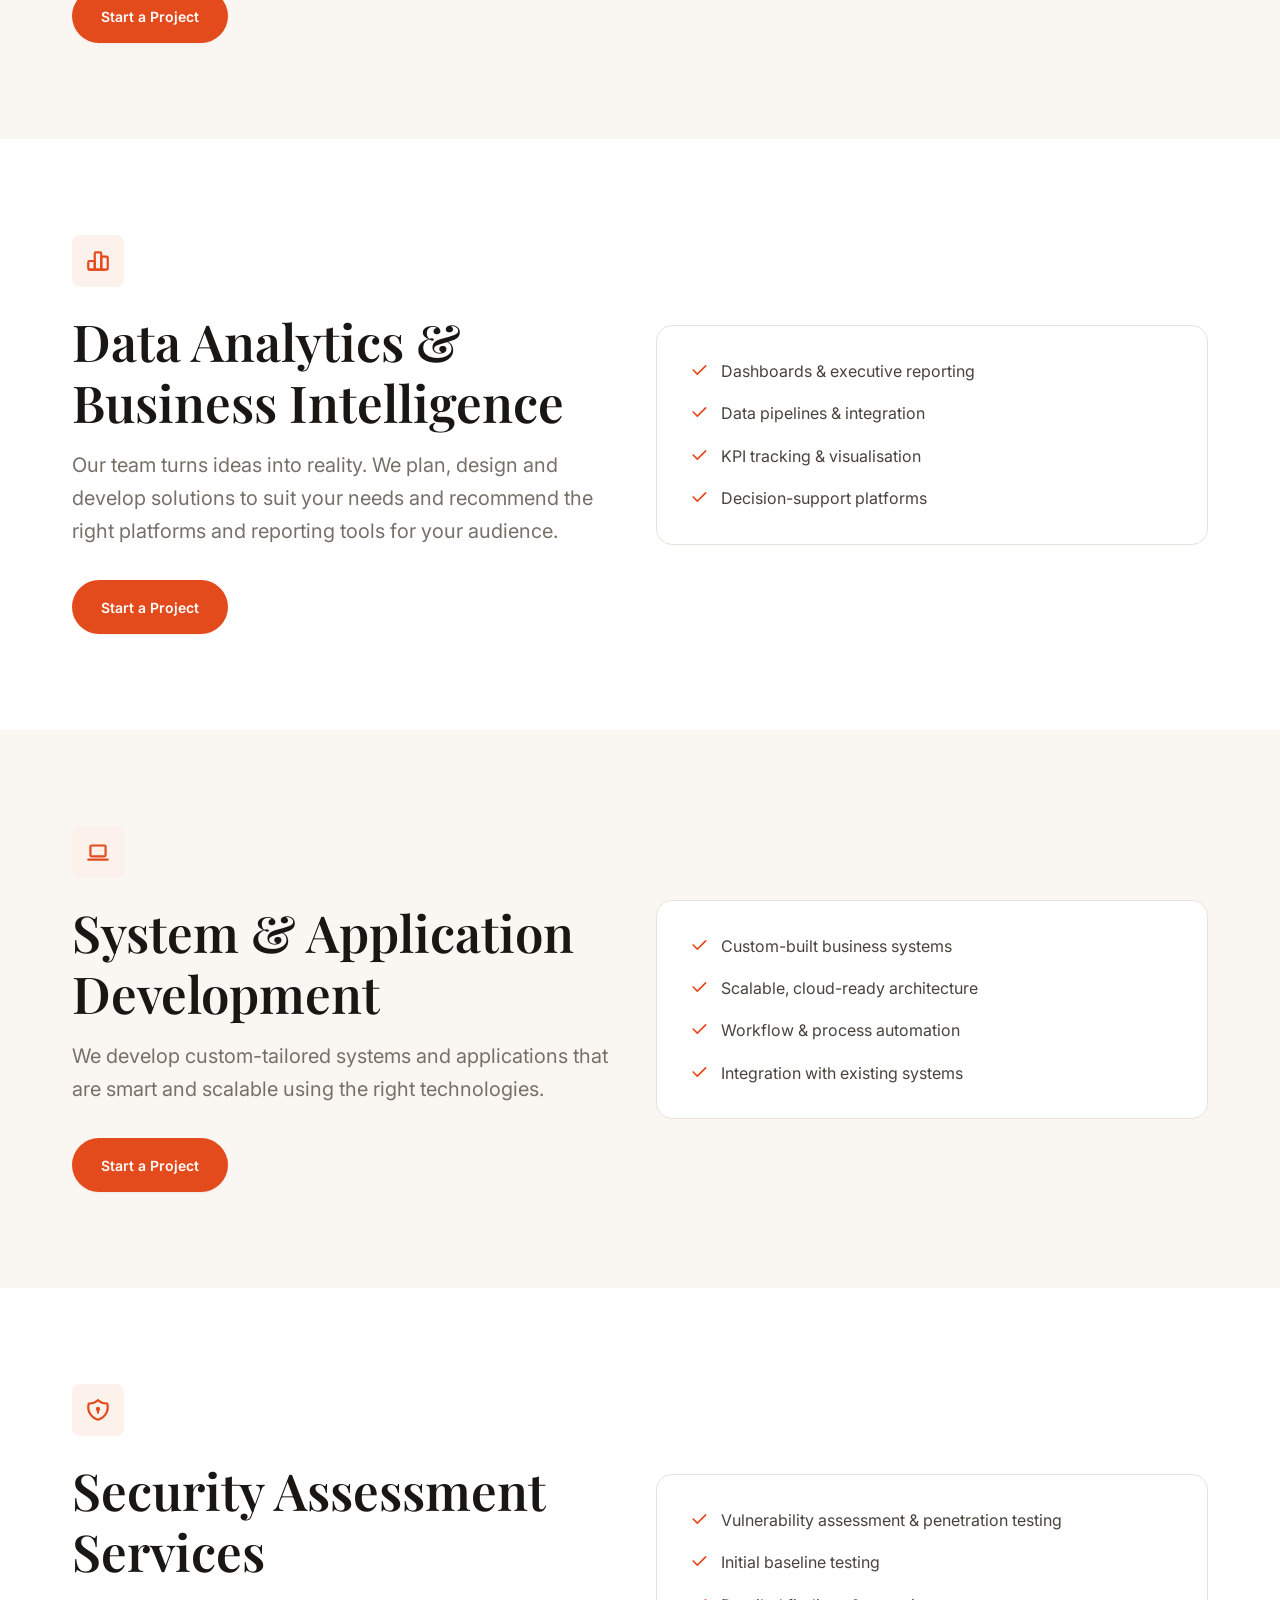
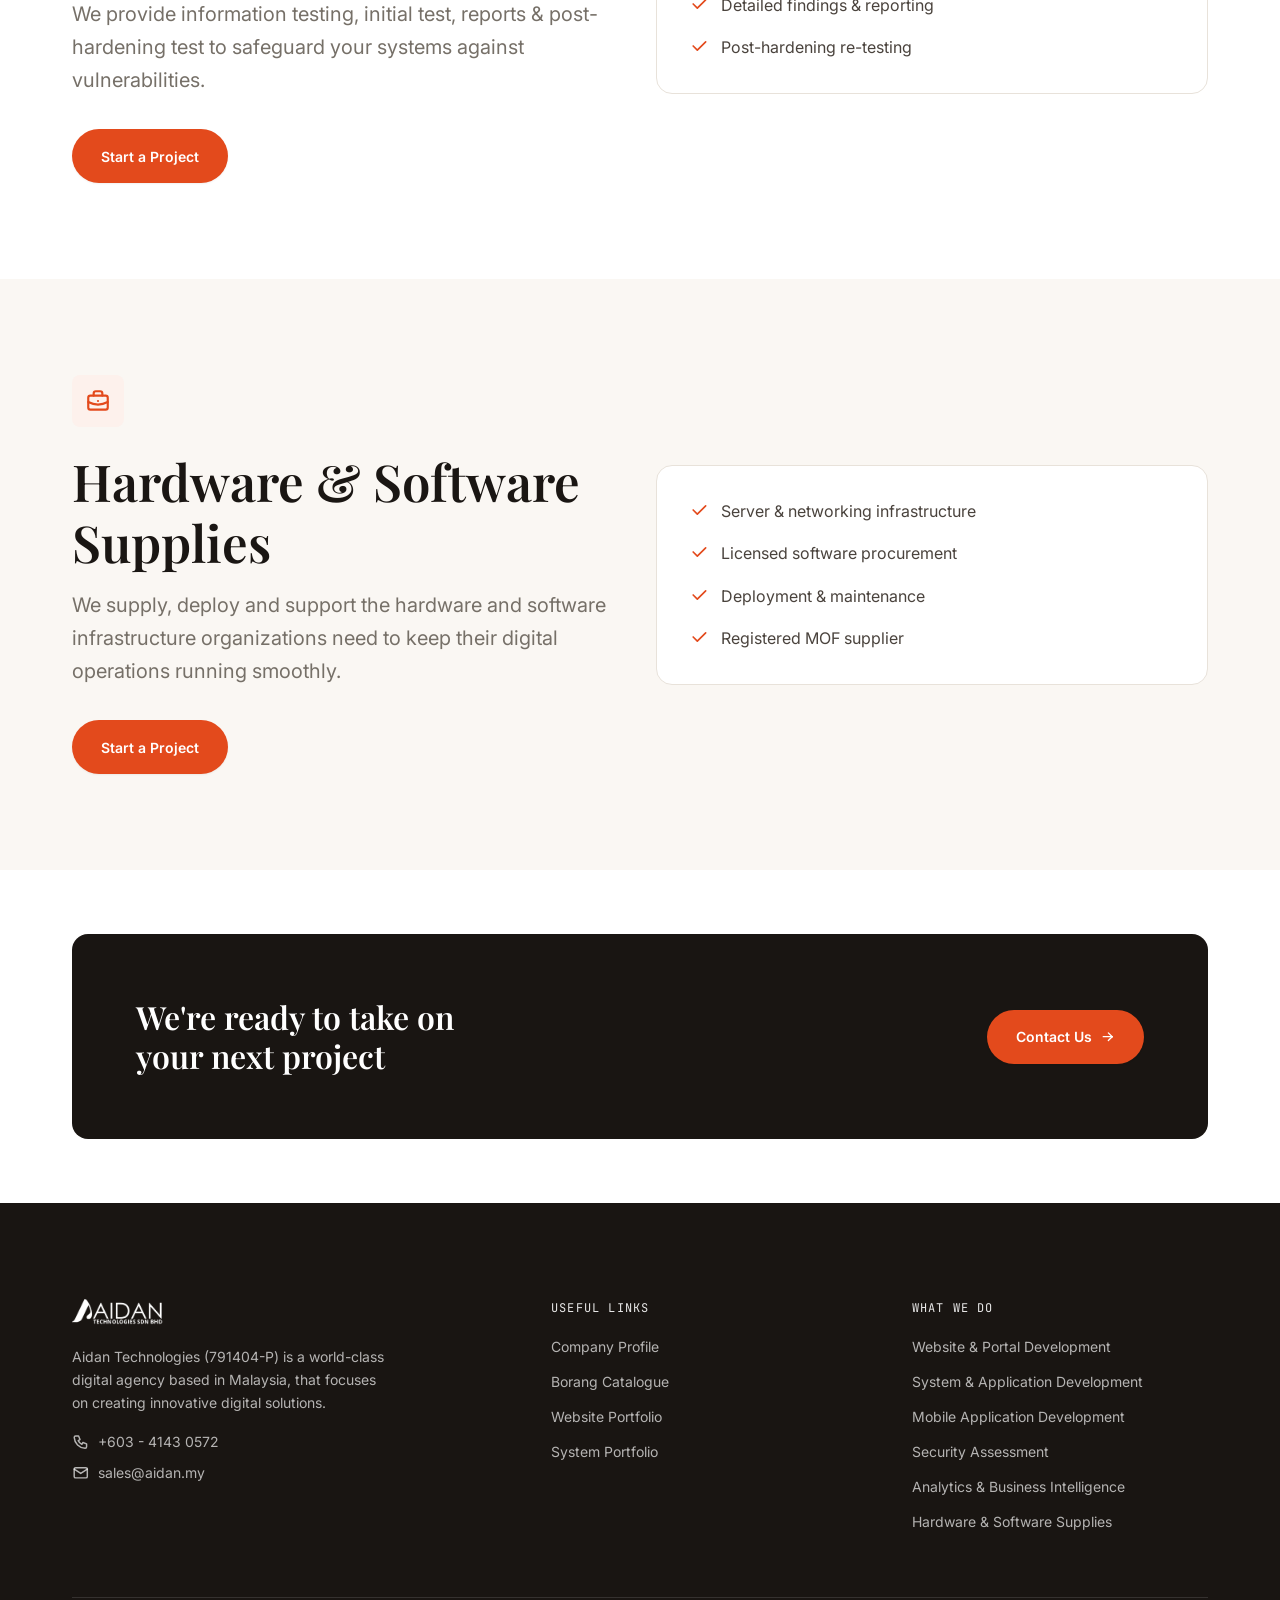
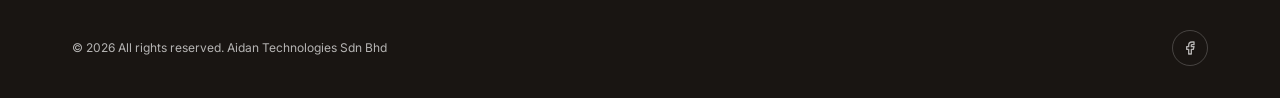
<file: services.html>
<!DOCTYPE html>
<html lang="en">
<head>
<meta charset="UTF-8" />
<meta name="viewport" content="width=device-width, initial-scale=1.0" />
<title>Services — Aidan Technologies</title>
<meta name="description" content="Website & portal development, mobile apps, systems, data analytics, security assessment and hardware & software supplies from Aidan Technologies." />
<link rel="icon" href="assets/img/misc/favicon.png" type="image/png" />
<link rel="stylesheet" href="assets/css/style.css" />
</head>
<body data-page="services" data-depth="">
<a href="#main" class="skip-link">Skip to content</a>
<div id="site-header"></div>

<main id="main">
  <section class="page-hero" id="top">
    <div class="container">
      <p class="breadcrumb"><a href="index.html">Home</a> / Services</p>
      <p class="eyebrow">What We Do</p>
      <h1>Services<mark style="background:none;color:var(--color-primary);">.</mark></h1>
      <p>Aidan Technologies is an award-winning agency that offers cutting-edge digital solutions across six core disciplines.</p>
    </div>
  </section>

  <section class="section" id="website-portal-development">
    <div class="container">
      <div class="grid grid--2" style="align-items:center;">
        <div>
          <span class="card-icon"><svg class="icon" aria-hidden="true"><use href="assets/img/icons/sprite.svg#icon-building-skyscraper"></use></svg></span>
          <h2 style="font-size:var(--text-3xl);">Website &amp; Portal Development</h2>
          <p class="lede" style="margin-top:var(--space-4);">Our team use pixels and codes to create beautiful things. We design and develop award-winning portals &amp; websites, using the latest technologies, and follow the best web development standards.</p>
          <a class="btn btn--primary" style="margin-top:var(--space-6);" href="contact.html">Start a Project</a>
        </div>
        <div class="card">
          <ul class="check-list">
            <li><svg class="icon" aria-hidden="true"><use href="assets/img/icons/sprite.svg#icon-check"></use></svg> Corporate &amp; government portals</li>
            <li><svg class="icon" aria-hidden="true"><use href="assets/img/icons/sprite.svg#icon-check"></use></svg> Responsive, accessible front-ends</li>
            <li><svg class="icon" aria-hidden="true"><use href="assets/img/icons/sprite.svg#icon-check"></use></svg> Content management &amp; CMS training</li>
            <li><svg class="icon" aria-hidden="true"><use href="assets/img/icons/sprite.svg#icon-check"></use></svg> MAMPU / MGPWA compliant builds</li>
          </ul>
        </div>
      </div>
    </div>
  </section>

  <section class="section section--soft" id="mobile-app-development">
    <div class="container">
      <div class="grid grid--2" style="align-items:center;">
        <div class="card" style="order:2;">
          <ul class="check-list">
            <li><svg class="icon" aria-hidden="true"><use href="assets/img/icons/sprite.svg#icon-check"></use></svg> Native iOS &amp; Android apps</li>
            <li><svg class="icon" aria-hidden="true"><use href="assets/img/icons/sprite.svg#icon-check"></use></svg> Cross-platform hybrid builds</li>
            <li><svg class="icon" aria-hidden="true"><use href="assets/img/icons/sprite.svg#icon-check"></use></svg> Tablet &amp; device-optimized UI</li>
            <li><svg class="icon" aria-hidden="true"><use href="assets/img/icons/sprite.svg#icon-check"></use></svg> App store submission &amp; support</li>
          </ul>
        </div>
        <div style="order:1;">
          <span class="card-icon"><svg class="icon" aria-hidden="true"><use href="assets/img/icons/sprite.svg#icon-rocket"></use></svg></span>
          <h2 style="font-size:var(--text-3xl);">Mobile Application Development</h2>
          <p class="lede" style="margin-top:var(--space-4);">Our app developers build native and hybrid mobile applications on iOS, Android, and Windows, for a variety of mobile devices and tablets.</p>
          <a class="btn btn--primary" style="margin-top:var(--space-6);" href="contact.html">Start a Project</a>
        </div>
      </div>
    </div>
  </section>

  <section class="section" id="data-analytics-business-intelligence">
    <div class="container">
      <div class="grid grid--2" style="align-items:center;">
        <div>
          <span class="card-icon"><svg class="icon" aria-hidden="true"><use href="assets/img/icons/sprite.svg#icon-chart-bar"></use></svg></span>
          <h2 style="font-size:var(--text-3xl);">Data Analytics &amp; Business Intelligence</h2>
          <p class="lede" style="margin-top:var(--space-4);">Our team turns ideas into reality. We plan, design and develop solutions to suit your needs and recommend the right platforms and reporting tools for your audience.</p>
          <a class="btn btn--primary" style="margin-top:var(--space-6);" href="contact.html">Start a Project</a>
        </div>
        <div class="card">
          <ul class="check-list">
            <li><svg class="icon" aria-hidden="true"><use href="assets/img/icons/sprite.svg#icon-check"></use></svg> Dashboards &amp; executive reporting</li>
            <li><svg class="icon" aria-hidden="true"><use href="assets/img/icons/sprite.svg#icon-check"></use></svg> Data pipelines &amp; integration</li>
            <li><svg class="icon" aria-hidden="true"><use href="assets/img/icons/sprite.svg#icon-check"></use></svg> KPI tracking &amp; visualisation</li>
            <li><svg class="icon" aria-hidden="true"><use href="assets/img/icons/sprite.svg#icon-check"></use></svg> Decision-support platforms</li>
          </ul>
        </div>
      </div>
    </div>
  </section>

  <section class="section section--soft" id="system-development">
    <div class="container">
      <div class="grid grid--2" style="align-items:center;">
        <div class="card" style="order:2;">
          <ul class="check-list">
            <li><svg class="icon" aria-hidden="true"><use href="assets/img/icons/sprite.svg#icon-check"></use></svg> Custom-built business systems</li>
            <li><svg class="icon" aria-hidden="true"><use href="assets/img/icons/sprite.svg#icon-check"></use></svg> Scalable, cloud-ready architecture</li>
            <li><svg class="icon" aria-hidden="true"><use href="assets/img/icons/sprite.svg#icon-check"></use></svg> Workflow &amp; process automation</li>
            <li><svg class="icon" aria-hidden="true"><use href="assets/img/icons/sprite.svg#icon-check"></use></svg> Integration with existing systems</li>
          </ul>
        </div>
        <div style="order:1;">
          <span class="card-icon"><svg class="icon" aria-hidden="true"><use href="assets/img/icons/sprite.svg#icon-device-laptop"></use></svg></span>
          <h2 style="font-size:var(--text-3xl);">System &amp; Application Development</h2>
          <p class="lede" style="margin-top:var(--space-4);">We develop custom-tailored systems and applications that are smart and scalable using the right technologies.</p>
          <a class="btn btn--primary" style="margin-top:var(--space-6);" href="contact.html">Start a Project</a>
        </div>
      </div>
    </div>
  </section>

  <section class="section" id="security-assessment">
    <div class="container">
      <div class="grid grid--2" style="align-items:center;">
        <div>
          <span class="card-icon"><svg class="icon" aria-hidden="true"><use href="assets/img/icons/sprite.svg#icon-shield-lock"></use></svg></span>
          <h2 style="font-size:var(--text-3xl);">Security Assessment Services</h2>
          <p class="lede" style="margin-top:var(--space-4);">We provide information testing, initial test, reports &amp; post-hardening test to safeguard your systems against vulnerabilities.</p>
          <a class="btn btn--primary" style="margin-top:var(--space-6);" href="contact.html">Start a Project</a>
        </div>
        <div class="card">
          <ul class="check-list">
            <li><svg class="icon" aria-hidden="true"><use href="assets/img/icons/sprite.svg#icon-check"></use></svg> Vulnerability assessment &amp; penetration testing</li>
            <li><svg class="icon" aria-hidden="true"><use href="assets/img/icons/sprite.svg#icon-check"></use></svg> Initial baseline testing</li>
            <li><svg class="icon" aria-hidden="true"><use href="assets/img/icons/sprite.svg#icon-check"></use></svg> Detailed findings &amp; reporting</li>
            <li><svg class="icon" aria-hidden="true"><use href="assets/img/icons/sprite.svg#icon-check"></use></svg> Post-hardening re-testing</li>
          </ul>
        </div>
      </div>
    </div>
  </section>

  <section class="section section--soft" id="hardware-software">
    <div class="container">
      <div class="grid grid--2" style="align-items:center;">
        <div class="card" style="order:2;">
          <ul class="check-list">
            <li><svg class="icon" aria-hidden="true"><use href="assets/img/icons/sprite.svg#icon-check"></use></svg> Server &amp; networking infrastructure</li>
            <li><svg class="icon" aria-hidden="true"><use href="assets/img/icons/sprite.svg#icon-check"></use></svg> Licensed software procurement</li>
            <li><svg class="icon" aria-hidden="true"><use href="assets/img/icons/sprite.svg#icon-check"></use></svg> Deployment &amp; maintenance</li>
            <li><svg class="icon" aria-hidden="true"><use href="assets/img/icons/sprite.svg#icon-check"></use></svg> Registered MOF supplier</li>
          </ul>
        </div>
        <div style="order:1;">
          <span class="card-icon"><svg class="icon" aria-hidden="true"><use href="assets/img/icons/sprite.svg#icon-briefcase"></use></svg></span>
          <h2 style="font-size:var(--text-3xl);">Hardware &amp; Software Supplies</h2>
          <p class="lede" style="margin-top:var(--space-4);">We supply, deploy and support the hardware and software infrastructure organizations need to keep their digital operations running smoothly.</p>
          <a class="btn btn--primary" style="margin-top:var(--space-6);" href="contact.html">Start a Project</a>
        </div>
      </div>
    </div>
  </section>

  <section class="section section--tight">
    <div class="container">
      <div class="cta-band">
        <h2>We're ready to take on<br />your next project</h2>
        <a class="btn btn--primary" href="contact.html">
          Contact Us
          <svg class="icon" aria-hidden="true"><use href="assets/img/icons/sprite.svg#icon-arrow-right"></use></svg>
        </a>
      </div>
    </div>
  </section>
</main>

<div id="site-footer"></div>
<script src="assets/js/main.js"></script>
</body>
</html>
</file>
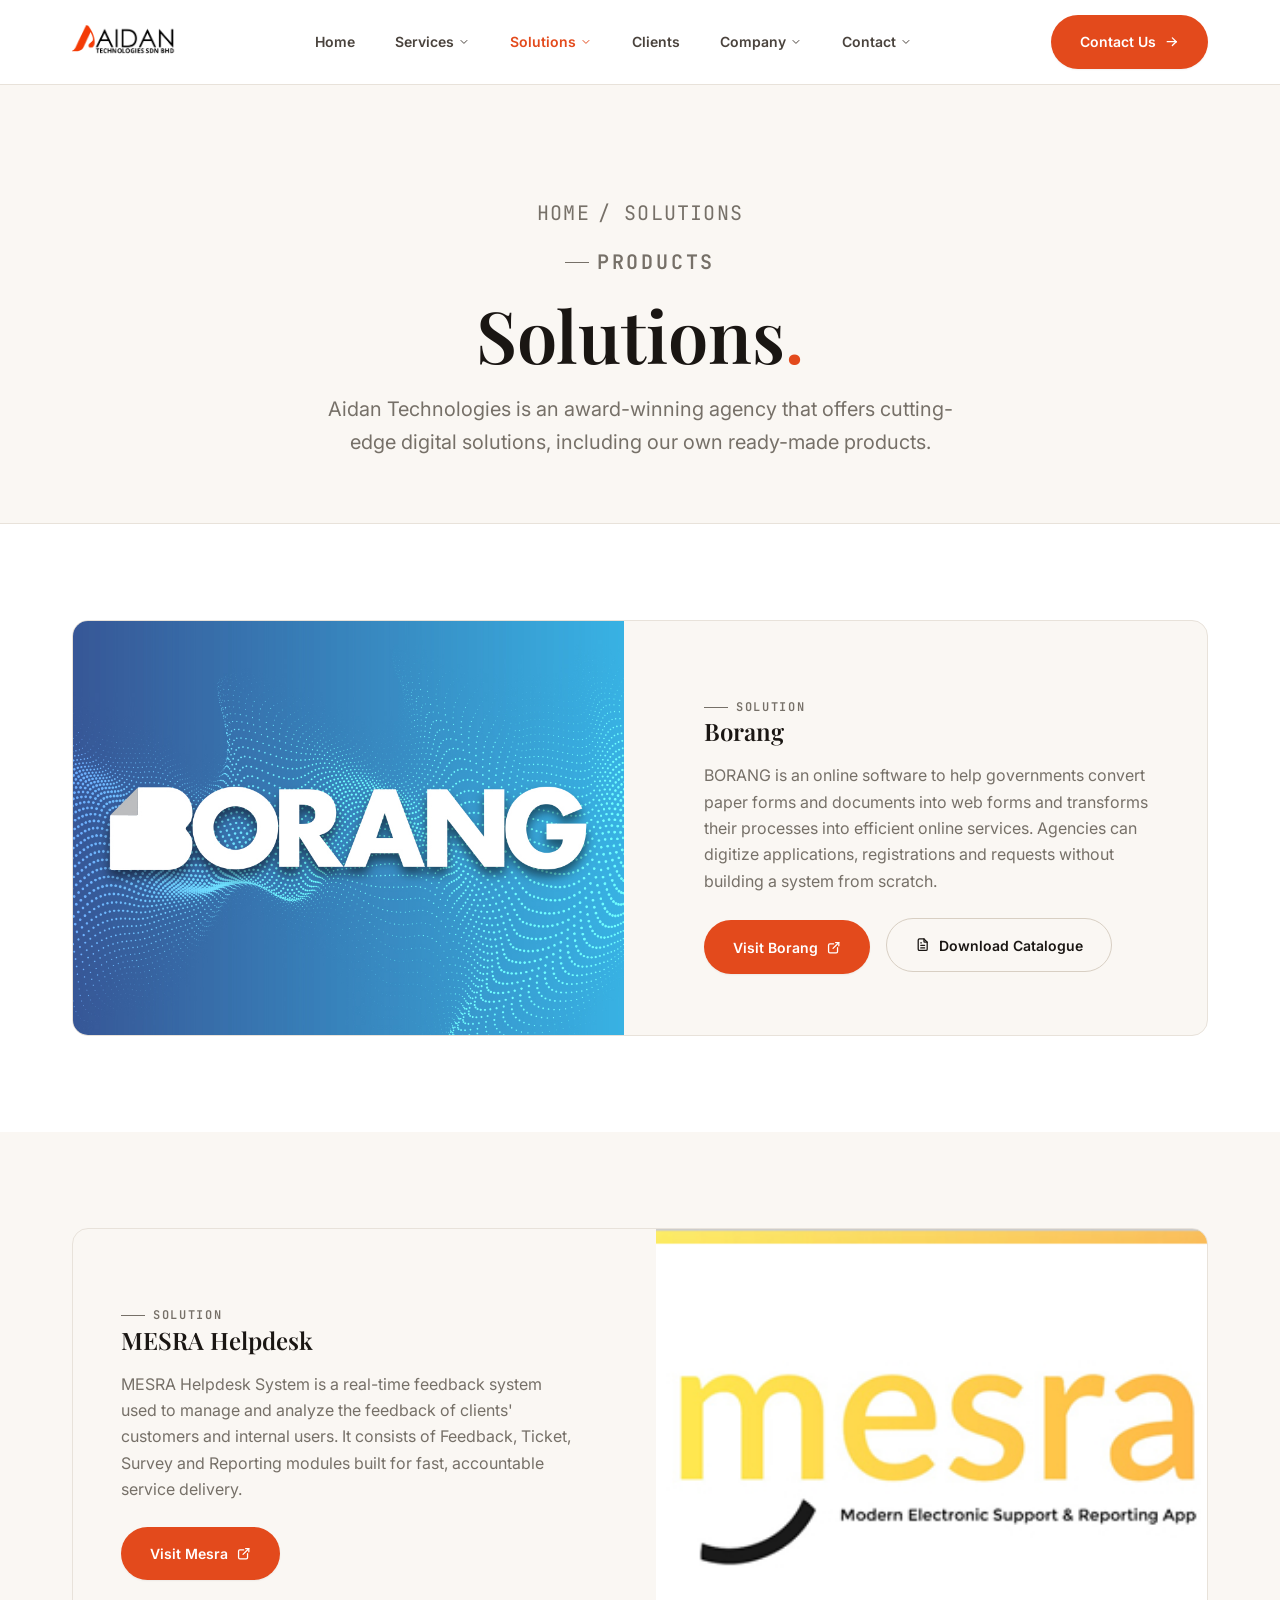
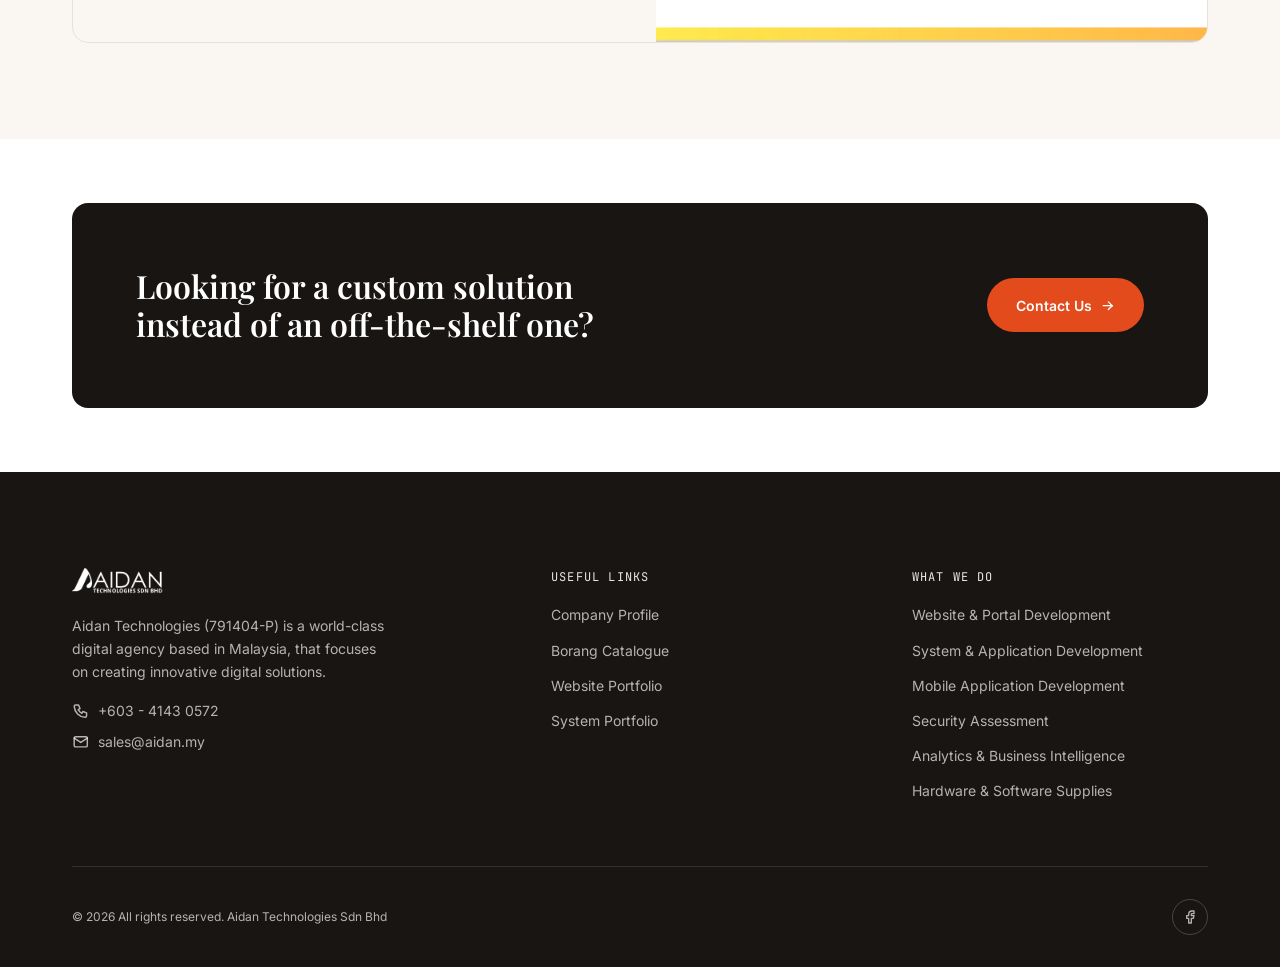
<file: solutions.html>
<!DOCTYPE html>
<html lang="en">
<head>
<meta charset="UTF-8" />
<meta name="viewport" content="width=device-width, initial-scale=1.0" />
<title>Solutions — Aidan Technologies</title>
<meta name="description" content="Borang and MESRA Helpdesk — ready-made digital solutions built by Aidan Technologies for government and enterprise clients." />
<link rel="icon" href="assets/img/misc/favicon.png" type="image/png" />
<link rel="stylesheet" href="assets/css/style.css" />
</head>
<body data-page="solutions" data-depth="">
<a href="#main" class="skip-link">Skip to content</a>
<div id="site-header"></div>

<main id="main">
  <section class="page-hero" id="top">
    <div class="container">
      <p class="breadcrumb"><a href="index.html">Home</a> / Solutions</p>
      <p class="eyebrow">Products</p>
      <h1>Solutions<mark style="background:none;color:var(--color-primary);">.</mark></h1>
      <p>Aidan Technologies is an award-winning agency that offers cutting-edge digital solutions, including our own ready-made products.</p>
    </div>
  </section>

  <section class="section" id="borang">
    <div class="container">
      <div class="solution">
        <div class="solution-media">
          <img src="assets/img/solutions/borang.jpg" alt="Borang online form system interface" loading="lazy" />
        </div>
        <div class="solution-body">
          <p class="eyebrow">Solution</p>
          <h2>Borang</h2>
          <p>BORANG is an online software to help governments convert paper forms and documents into web forms and transforms their processes into efficient online services. Agencies can digitize applications, registrations and requests without building a system from scratch.</p>
          <a class="btn btn--primary" href="https://borang.my" target="_blank" rel="noopener">
            Visit Borang
            <svg class="icon" aria-hidden="true"><use href="assets/img/icons/sprite.svg#icon-external-link"></use></svg>
          </a>
          <a class="btn btn--outline" style="margin-left:var(--space-3);" href="https://drive.google.com/file/d/10xgg17_Gg8rSOC1Z6bWway7gnPLDggyh/view" target="_blank" rel="noopener">
            <svg class="icon" aria-hidden="true"><use href="assets/img/icons/sprite.svg#icon-file-text"></use></svg>
            Download Catalogue
          </a>
        </div>
      </div>
    </div>
  </section>

  <section class="section section--soft" id="mesra">
    <div class="container">
      <div class="solution solution--reverse">
        <div class="solution-media">
          <img src="assets/img/solutions/mesra-helpdesk.jpg" alt="MESRA Helpdesk System interface" loading="lazy" />
        </div>
        <div class="solution-body">
          <p class="eyebrow">Solution</p>
          <h2>MESRA Helpdesk</h2>
          <p>MESRA Helpdesk System is a real-time feedback system used to manage and analyze the feedback of clients' customers and internal users. It consists of Feedback, Ticket, Survey and Reporting modules built for fast, accountable service delivery.</p>
          <a class="btn btn--primary" href="https://mesrahelpdesk.my" target="_blank" rel="noopener">
            Visit Mesra
            <svg class="icon" aria-hidden="true"><use href="assets/img/icons/sprite.svg#icon-external-link"></use></svg>
          </a>
        </div>
      </div>
    </div>
  </section>

  <section class="section section--tight">
    <div class="container">
      <div class="cta-band">
        <h2>Looking for a custom solution<br />instead of an off-the-shelf one?</h2>
        <a class="btn btn--primary" href="contact.html">
          Contact Us
          <svg class="icon" aria-hidden="true"><use href="assets/img/icons/sprite.svg#icon-arrow-right"></use></svg>
        </a>
      </div>
    </div>
  </section>
</main>

<div id="site-footer"></div>
<script src="assets/js/main.js"></script>
</body>
</html>
</file>
<file: assets/css/style.css>
/* ==========================================================================
   Aidan Technologies — Design tokens
   Typographic system: TypeUI "Refined" skill (serif display + mono labels)
   Color system: derived from Aidan Technologies brand mark & live site
   ========================================================================== */

@import url("https://fonts.googleapis.com/css2?family=Playfair+Display:ital,wght@0,400;0,500;0,600;0,700;0,800;1,400;1,600&family=Inter:wght@400;500;600;700&family=JetBrains+Mono:wght@400;500;600&display=swap");

:root {
  /* Brand color — orange/red, derived from the Aidan flame mark */
  --color-primary: #e34a1c;
  --color-primary-dark: #b5350f;
  --color-primary-light: #ff8a52;
  --color-primary-50: #fdf1ec;
  --color-primary-100: #fbe0d4;

  /* Semantic (Refined skill tokens) */
  --color-success: #16a34a;
  --color-warning: #d97706;
  --color-danger: #dc2626;

  /* Neutrals — warm paper tone to complement serif display type */
  --color-ink: #1a1613;
  --color-ink-soft: #4a433d;
  --color-muted: #767068;
  --color-border: #e8e2da;
  --color-border-strong: #d8cfc3;
  --color-surface: #ffffff;
  --color-surface-soft: #faf7f3;
  --color-surface-dark: #191512;
  --color-surface-dark-soft: #241e19;

  /* Typography */
  --font-display: "Playfair Display", ui-serif, Georgia, serif;
  --font-body: "Inter", -apple-system, BlinkMacSystemFont, "Segoe UI", sans-serif;
  --font-mono: "JetBrains Mono", ui-monospace, monospace;

  /* Type scale (Refined skill: 12/14/16/20/24/32), extended for display sizes */
  --text-xs: 0.75rem;
  --text-sm: 0.875rem;
  --text-md: 1rem;
  --text-lg: 1.25rem;
  --text-xl: 1.5rem;
  --text-2xl: 2rem;
  --text-3xl: clamp(2.25rem, 1.9rem + 1.6vw, 3.25rem);
  --text-4xl: clamp(2.75rem, 2.1rem + 3vw, 4.5rem);

  /* Spacing scale (Refined skill: 4/8/12/16/24/32) */
  --space-1: 0.25rem;
  --space-2: 0.5rem;
  --space-3: 0.75rem;
  --space-4: 1rem;
  --space-5: 1.5rem;
  --space-6: 2rem;
  --space-7: 3rem;
  --space-8: 4rem;
  --space-9: 6rem;
  --space-10: 8rem;

  /* Radius */
  --radius-sm: 4px;
  --radius-md: 8px;
  --radius-lg: 16px;
  --radius-full: 999px;

  --shadow-sm: 0 1px 2px rgba(26, 22, 19, 0.06);
  --shadow-md: 0 8px 24px rgba(26, 22, 19, 0.08);
  --shadow-lg: 0 24px 48px rgba(26, 22, 19, 0.14);

  --container-width: 1200px;
  --header-height: 84px;
}

/* ==========================================================================
   Reset
   ========================================================================== */
*,
*::before,
*::after {
  box-sizing: border-box;
}

html {
  scroll-behavior: smooth;
  -webkit-text-size-adjust: 100%;
}

body {
  margin: 0;
  font-family: var(--font-body);
  font-size: var(--text-md);
  line-height: 1.65;
  color: var(--color-ink-soft);
  background: var(--color-surface);
}

img {
  max-width: 100%;
  display: block;
}

a {
  color: inherit;
  text-decoration: none;
}

ul,
ol {
  margin: 0;
  padding: 0;
}

li {
  list-style: none;
}

button {
  font: inherit;
  cursor: pointer;
}

h1,
h2,
h3,
h4,
h5,
h6 {
  font-family: var(--font-display);
  color: var(--color-ink);
  line-height: 1.2;
  margin: 0;
  font-weight: 600;
}

p {
  margin: 0;
}

/* Focus visibility — accessibility requirement */
:focus-visible {
  outline: 2px solid var(--color-primary);
  outline-offset: 3px;
  border-radius: var(--radius-sm);
}

.skip-link {
  position: absolute;
  left: -9999px;
  top: 0;
  background: var(--color-ink);
  color: #fff;
  padding: var(--space-3) var(--space-4);
  z-index: 200;
  border-radius: 0 0 var(--radius-md) 0;
}

.skip-link:focus {
  left: 0;
}

/* ==========================================================================
   Layout helpers
   ========================================================================== */
.container {
  width: 100%;
  max-width: var(--container-width);
  margin-inline: auto;
  padding-inline: var(--space-6);
}

.section {
  padding-block: var(--space-9);
}

.section--tight {
  padding-block: var(--space-8);
}

.section--soft {
  background: var(--color-surface-soft);
}

.section--dark {
  background: var(--color-surface-dark);
  color: rgba(255, 255, 255, 0.82);
}

.section--dark h1,
.section--dark h2,
.section--dark h3,
.section--dark h4 {
  color: #fff;
}

.grid {
  display: grid;
  gap: var(--space-6);
}

@media (min-width: 768px) {
  .grid--2 { grid-template-columns: repeat(2, 1fr); }
  .grid--3 { grid-template-columns: repeat(3, 1fr); }
  .grid--4 { grid-template-columns: repeat(4, 1fr); }
  .grid--6 { grid-template-columns: repeat(6, 1fr); }
}

@media (min-width: 480px) {
  .grid--5 { grid-template-columns: repeat(2, 1fr); }
}

@media (min-width: 768px) {
  .grid--5 { grid-template-columns: repeat(3, 1fr); }
}

@media (min-width: 1024px) {
  .grid--5 { grid-template-columns: repeat(5, 1fr); }
}

/* ==========================================================================
   Typography utilities
   ========================================================================== */
.eyebrow {
  font-family: var(--font-mono);
  font-size: var(--text-xs);
  letter-spacing: 0.14em;
  text-transform: uppercase;
  color: var(--color-primary);
  font-weight: 600;
  display: inline-flex;
  align-items: center;
  gap: var(--space-2);
}

.eyebrow::before {
  content: "";
  width: 24px;
  height: 1px;
  background: currentColor;
}

.section-head {
  max-width: 760px;
  margin-bottom: var(--space-8);
}

.section-head--center {
  margin-inline: auto;
  text-align: center;
}

.section-head h2 {
  font-size: var(--text-3xl);
  margin-top: var(--space-3);
}

.section-head p {
  margin-top: var(--space-4);
  font-size: var(--text-lg);
  color: var(--color-muted);
}

.lede {
  font-size: var(--text-lg);
  color: var(--color-muted);
}

/* ==========================================================================
   Icons
   ========================================================================== */
.icon {
  width: 1.25em;
  height: 1.25em;
  flex-shrink: 0;
}

/* ==========================================================================
   Buttons
   ========================================================================== */
.btn {
  display: inline-flex;
  align-items: center;
  justify-content: center;
  gap: var(--space-2);
  font-family: var(--font-body);
  font-weight: 600;
  font-size: var(--text-sm);
  padding: 0.9rem 1.75rem;
  border-radius: var(--radius-full);
  border: 1px solid transparent;
  transition: transform 0.18s ease, box-shadow 0.18s ease, background-color 0.18s ease, color 0.18s ease, border-color 0.18s ease;
  white-space: nowrap;
}

.btn .icon {
  width: 1.1em;
  height: 1.1em;
}

.btn--primary {
  background: var(--color-primary);
  color: #fff;
  box-shadow: var(--shadow-sm);
}

.btn--primary:hover {
  background: var(--color-primary-dark);
  box-shadow: var(--shadow-md);
  transform: translateY(-1px);
}

.btn--outline {
  background: transparent;
  color: var(--color-ink);
  border-color: var(--color-border-strong);
}

.btn--outline:hover {
  border-color: var(--color-primary);
  color: var(--color-primary);
}

.btn--ghost-light {
  background: rgba(255, 255, 255, 0.08);
  color: #fff;
  border-color: rgba(255, 255, 255, 0.28);
}

.btn--ghost-light:hover {
  background: rgba(255, 255, 255, 0.18);
  border-color: rgba(255, 255, 255, 0.5);
}

.btn--block {
  width: 100%;
}

.btn--sm {
  padding: 0.6rem 1.1rem;
  font-size: var(--text-xs);
}

/* ==========================================================================
   Site header
   ========================================================================== */
/* The header partial is injected into #site-header, so the wrapper
   must be the sticky element — position:sticky only sticks within its
   parent's bounds, and .site-header fills its wrapper exactly. */
#site-header {
  position: sticky;
  top: 0;
  z-index: 100;
}

.site-header {
  background: rgba(255, 255, 255, 0.92);
  backdrop-filter: saturate(180%) blur(12px);
  border-bottom: 1px solid var(--color-border);
}

.header-inner {
  display: flex;
  align-items: center;
  justify-content: space-between;
  height: var(--header-height);
  gap: var(--space-6);
}

.brand {
  display: flex;
  align-items: center;
  flex-shrink: 0;
}

.brand img {
  height: 34px;
  width: auto;
}

.nav {
  display: none;
}

@media (min-width: 1024px) {
  .nav {
    display: flex;
    align-items: center;
    gap: var(--space-2);
    margin-inline: auto;
  }
}

.nav li {
  position: relative;
}

.nav-link {
  display: flex;
  align-items: center;
  gap: var(--space-1);
  padding: var(--space-3) var(--space-4);
  font-size: var(--text-sm);
  font-weight: 600;
  color: var(--color-ink-soft);
  border-radius: var(--radius-md);
}

.nav-link:hover,
.nav-link[aria-current="page"] {
  color: var(--color-primary);
}

.nav-link .icon {
  width: 0.85em;
  height: 0.85em;
  transition: transform 0.15s ease;
}

.has-dropdown:hover .nav-link .icon,
.has-dropdown:focus-within .nav-link .icon {
  transform: rotate(180deg);
}

.dropdown {
  position: absolute;
  top: 100%;
  left: 0;
  right: auto;
  width: 200px;
  max-width: 200px;
  background: var(--color-surface);
  border: 1px solid var(--color-border);
  border-radius: var(--radius-md);
  box-shadow: var(--shadow-lg);
  padding: var(--space-3);
  opacity: 0;
  visibility: hidden;
  transform: translateY(6px);
  transition: opacity 0.16s ease, transform 0.16s ease, visibility 0.16s;
}

.has-dropdown:hover .dropdown,
.has-dropdown:focus-within .dropdown {
  opacity: 1;
  visibility: visible;
  transform: translateY(0);
}

.dropdown a {
  display: flex;
  flex-direction: column;
  align-items: flex-start;
  gap: 2px;
  padding: var(--space-3);
  border-radius: var(--radius-sm);
  font-size: var(--text-sm);
  color: var(--color-ink-soft);
  font-weight: 500;
  line-height: 1.3;
}

.dropdown a:hover {
  background: var(--color-primary-50);
  color: var(--color-primary-dark);
}

.dropdown .dropdown-desc {
  display: block;
  font-size: 0.6875rem;
  line-height: 1.35;
  color: var(--color-muted);
  font-weight: 400;
}

.header-actions {
  display: flex;
  align-items: center;
  gap: var(--space-3);
}

.header-cta {
  display: none;
}

@media (min-width: 1024px) {
  .header-cta {
    display: inline-flex;
  }
}

.nav-toggle {
  display: inline-flex;
  align-items: center;
  justify-content: center;
  width: 44px;
  height: 44px;
  background: transparent;
  border: 1px solid var(--color-border);
  border-radius: var(--radius-md);
  color: var(--color-ink);
}

@media (min-width: 1024px) {
  .nav-toggle {
    display: none;
  }
}

/* Mobile nav */
.mobile-nav {
  position: fixed;
  inset: 0;
  z-index: 200;
  background: var(--color-surface);
  padding: var(--space-6);
  overflow-y: auto;
  transform: translateX(100%);
  transition: transform 0.25s ease;
}

.mobile-nav.is-open {
  transform: translateX(0);
}

.mobile-nav-top {
  display: flex;
  align-items: center;
  justify-content: space-between;
  margin-bottom: var(--space-6);
}

.mobile-nav-top img {
  height: 30px;
}

.mobile-close {
  width: 44px;
  height: 44px;
  border: 1px solid var(--color-border);
  border-radius: var(--radius-md);
  display: inline-flex;
  align-items: center;
  justify-content: center;
  background: transparent;
}

.mobile-group {
  border-bottom: 1px solid var(--color-border);
  padding-block: var(--space-3);
}

.mobile-group > a,
.mobile-group-toggle {
  display: flex;
  align-items: center;
  justify-content: space-between;
  width: 100%;
  background: none;
  border: none;
  padding: var(--space-3) 0;
  font-family: var(--font-display);
  font-size: var(--text-lg);
  color: var(--color-ink);
  text-align: left;
}

.mobile-submenu {
  display: none;
  padding-left: var(--space-4);
  padding-bottom: var(--space-3);
}

.mobile-group.is-open .mobile-submenu {
  display: block;
}

.mobile-submenu a {
  display: block;
  padding: var(--space-2) 0;
  color: var(--color-muted);
  font-size: var(--text-md);
}

.mobile-group.is-open .mobile-group-toggle .icon {
  transform: rotate(180deg);
}

@media (min-width: 1024px) {
  .mobile-nav,
  .nav-toggle {
    display: none;
  }
}

/* ==========================================================================
   Hero
   ========================================================================== */
.hero {
  position: relative;
  overflow: hidden;
  background: linear-gradient(180deg, var(--color-surface-dark) 0%, var(--color-surface-dark-soft) 100%);
  color: #fff;
  padding-block: var(--space-10) var(--space-9);
}

.hero::before {
  content: "";
  position: absolute;
  inset: -20% -10% auto -10%;
  height: 60%;
  background: radial-gradient(closest-side, rgba(227, 74, 28, 0.45), transparent 70%);
  pointer-events: none;
}

.hero-inner {
  position: relative;
  text-align: center;
  max-width: 880px;
  margin-inline: auto;
}

.hero h1 {
  font-size: var(--text-4xl);
  color: #fff;
  font-weight: 700;
}

.hero h1 mark {
  background: none;
  color: var(--color-primary-light);
}

.hero p {
  margin-top: var(--space-5);
  font-size: var(--text-lg);
  color: rgba(255, 255, 255, 0.72);
}

.hero-actions {
  margin-top: var(--space-7);
  display: flex;
  gap: var(--space-4);
  justify-content: center;
  flex-wrap: wrap;
}

.hero-stats {
  position: relative;
  margin-top: var(--space-9);
  display: grid;
  gap: var(--space-6);
  grid-template-columns: repeat(2, 1fr);
  text-align: center;
}

@media (min-width: 768px) {
  .hero-stats {
    grid-template-columns: repeat(4, 1fr);
  }
}

.hero-stats dt {
  font-family: var(--font-display);
  font-size: var(--text-2xl);
  color: #fff;
  font-weight: 700;
}

.hero-stats dd {
  margin: var(--space-1) 0 0;
  font-size: var(--text-xs);
  letter-spacing: 0.08em;
  text-transform: uppercase;
  color: rgba(255, 255, 255, 0.55);
  font-family: var(--font-mono);
}

/* ==========================================================================
   Cards
   ========================================================================== */
.card {
  background: var(--color-surface);
  border: 1px solid var(--color-border);
  border-radius: var(--radius-lg);
  padding: var(--space-6);
  transition: box-shadow 0.2s ease, transform 0.2s ease, border-color 0.2s ease;
}

.card:hover {
  box-shadow: var(--shadow-md);
  transform: translateY(-3px);
  border-color: var(--color-border-strong);
}

.card-icon {
  width: 52px;
  height: 52px;
  border-radius: var(--radius-md);
  background: var(--color-primary-50);
  color: var(--color-primary);
  display: inline-flex;
  align-items: center;
  justify-content: center;
  margin-bottom: var(--space-5);
}

.card-icon .icon {
  width: 26px;
  height: 26px;
}

.card h3 {
  font-size: var(--text-xl);
}

.card p {
  margin-top: var(--space-3);
  color: var(--color-muted);
}

.card-link {
  margin-top: var(--space-4);
  display: inline-flex;
  align-items: center;
  gap: var(--space-2);
  font-size: var(--text-sm);
  font-weight: 600;
  color: var(--color-primary);
}

.card-link .icon {
  width: 1em;
  height: 1em;
  transition: transform 0.15s ease;
}

.card-link:hover .icon {
  transform: translateX(3px);
}

/* Solution feature card (image + text) */
.solution {
  display: grid;
  gap: var(--space-6);
  align-items: center;
  border: 1px solid var(--color-border);
  border-radius: var(--radius-lg);
  overflow: hidden;
  background: var(--color-surface-soft);
}

@media (min-width: 768px) {
  .solution {
    grid-template-columns: 1fr 1fr;
  }
  .solution--reverse .solution-media {
    order: 2;
  }
}

.solution-media img {
  width: 100%;
  height: 100%;
  object-fit: cover;
  aspect-ratio: 4 / 3;
}

.solution-body {
  padding: var(--space-7);
}

.solution-body h3 {
  font-size: var(--text-2xl);
}

.solution-body p {
  margin-top: var(--space-4);
  color: var(--color-muted);
}

.solution-body .btn {
  margin-top: var(--space-5);
}

/* ==========================================================================
   Client logo grid
   ========================================================================== */
.logo-wall {
  display: grid;
  grid-template-columns: repeat(2, 1fr);
  gap: 1px;
  background: var(--color-border);
  border: 1px solid var(--color-border);
  border-radius: var(--radius-lg);
  overflow: hidden;
}

@media (min-width: 640px) {
  .logo-wall { grid-template-columns: repeat(4, 1fr); }
}

@media (min-width: 1024px) {
  .logo-wall { grid-template-columns: repeat(6, 1fr); }
}

.logo-wall-item {
  background: var(--color-surface);
  aspect-ratio: 1.6 / 1;
  display: flex;
  align-items: center;
  justify-content: center;
  padding: var(--space-5);
}

.logo-wall-item img {
  max-height: 42px;
  width: auto;
  max-width: 100%;
  object-fit: contain;
  filter: grayscale(1) opacity(0.72);
  transition: filter 0.2s ease;
}

.logo-wall-item:hover img {
  filter: grayscale(0) opacity(1);
}

/* ==========================================================================
   Team
   ========================================================================== */
.team-card {
  text-align: center;
}

.team-photo {
  width: 100px;
  height: 100px;
  max-width: 100%;
  aspect-ratio: 1 / 1;
  border-radius: 50%;
  overflow: hidden;
  background: var(--color-surface-soft);
  border: 3px solid var(--color-border-strong);
  margin: 0 auto var(--space-4);
}

.team-photo img {
  width: 100%;
  height: 100%;
  object-fit: cover;
}

.team-card h3 {
  font-size: var(--text-lg);
}

.team-card .position {
  margin-top: var(--space-1);
  color: var(--color-primary);
  font-size: var(--text-sm);
  font-weight: 600;
}

.team-social {
  margin-top: var(--space-3);
  display: flex;
  justify-content: center;
  gap: var(--space-2);
}

.team-social a {
  width: 34px;
  height: 34px;
  border: 1px solid var(--color-border);
  border-radius: var(--radius-full);
  display: inline-flex;
  align-items: center;
  justify-content: center;
  color: var(--color-muted);
}

.team-social a:hover {
  color: var(--color-primary);
  border-color: var(--color-primary);
}

.team-social .icon {
  width: 16px;
  height: 16px;
}

/* ==========================================================================
   Timeline (Our Company)
   ========================================================================== */
.timeline {
  position: relative;
  padding-left: var(--space-7);
  border-left: 2px solid var(--color-border);
  display: grid;
  gap: var(--space-8);
}

.timeline-item {
  position: relative;
}

.timeline-item::before {
  content: "";
  position: absolute;
  left: calc(var(--space-7) * -1 - 6px);
  top: 4px;
  width: 12px;
  height: 12px;
  border-radius: 50%;
  background: var(--color-primary);
  border: 3px solid var(--color-surface);
  box-shadow: 0 0 0 2px var(--color-primary);
}

.timeline-item .year {
  font-family: var(--font-mono);
  color: var(--color-primary);
  font-size: var(--text-sm);
  font-weight: 600;
  letter-spacing: 0.06em;
}

.timeline-item h3 {
  font-size: var(--text-xl);
  margin-top: var(--space-1);
}

.timeline-item p {
  margin-top: var(--space-2);
  color: var(--color-muted);
  white-space: pre-line;
}

/* ==========================================================================
   Lists (Why Us / rules)
   ========================================================================== */
.check-list {
  display: grid;
  gap: var(--space-4);
}

.check-list li {
  display: flex;
  gap: var(--space-3);
  align-items: flex-start;
}

.check-list .icon {
  color: var(--color-primary);
  flex-shrink: 0;
  margin-top: 2px;
}

.feature-list {
  display: grid;
  gap: var(--space-6);
}

@media (min-width: 768px) {
  .feature-list {
    grid-template-columns: repeat(2, 1fr);
  }
}

.feature-item {
  display: flex;
  gap: var(--space-4);
}

.feature-item .card-icon {
  margin-bottom: 0;
  flex-shrink: 0;
}

.feature-item h3 {
  font-size: var(--text-lg);
}

.feature-item p {
  margin-top: var(--space-2);
  color: var(--color-muted);
}

/* ==========================================================================
   Forms
   ========================================================================== */
.form-grid {
  display: grid;
  gap: var(--space-4);
}

@media (min-width: 640px) {
  .form-grid--2 {
    grid-template-columns: 1fr 1fr;
  }
}

.field {
  display: flex;
  flex-direction: column;
  gap: var(--space-2);
}

.field label {
  font-size: var(--text-sm);
  font-weight: 600;
  color: var(--color-ink);
}

.field input,
.field textarea,
.field select {
  font: inherit;
  padding: var(--space-3) var(--space-4);
  border: 1px solid var(--color-border-strong);
  border-radius: var(--radius-md);
  background: var(--color-surface);
  color: var(--color-ink);
}

.field input:focus,
.field textarea:focus,
.field select:focus {
  outline: 2px solid var(--color-primary);
  outline-offset: 1px;
  border-color: var(--color-primary);
}

.field textarea {
  resize: vertical;
  min-height: 140px;
}

.form-note {
  font-size: var(--text-xs);
  color: var(--color-muted);
}

/* ==========================================================================
   Info rows (Contact)
   ========================================================================== */
.info-row {
  display: flex;
  gap: var(--space-4);
  padding-block: var(--space-5);
  border-bottom: 1px solid var(--color-border);
}

.info-row:last-child {
  border-bottom: none;
}

.info-row .card-icon {
  margin-bottom: 0;
  width: 44px;
  height: 44px;
}

.info-row .card-icon .icon {
  width: 20px;
  height: 20px;
}

.info-row h3 {
  font-size: var(--text-md);
  font-family: var(--font-body);
  font-weight: 700;
}

.info-row p,
.info-row a {
  margin-top: var(--space-1);
  color: var(--color-muted);
  font-size: var(--text-sm);
}

.info-row a:hover {
  color: var(--color-primary);
}

/* ==========================================================================
   CTA band
   ========================================================================== */
.cta-band {
  background: var(--color-surface-dark);
  color: #fff;
  border-radius: var(--radius-lg);
  padding: var(--space-8);
  display: flex;
  flex-wrap: wrap;
  align-items: center;
  justify-content: space-between;
  gap: var(--space-6);
}

.cta-band h2 {
  color: #fff;
  font-size: var(--text-2xl);
  max-width: 480px;
}

/* ==========================================================================
   Footer
   ========================================================================== */
.site-footer {
  background: var(--color-surface-dark);
  color: rgba(255, 255, 255, 0.68);
  padding-block: var(--space-9) var(--space-6);
}

.footer-grid {
  display: grid;
  gap: var(--space-8);
}

@media (min-width: 768px) {
  .footer-grid {
    grid-template-columns: 1.4fr 1fr 1fr;
  }
}

.footer-brand img {
  height: 30px;
  margin-bottom: var(--space-4);
}

.footer-brand p {
  font-size: var(--text-sm);
  max-width: 320px;
}

.footer-contact {
  margin-top: var(--space-4);
  display: grid;
  gap: var(--space-2);
  font-size: var(--text-sm);
}

.footer-contact a {
  display: inline-flex;
  align-items: center;
  gap: var(--space-2);
}

.footer-contact a:hover {
  color: #fff;
}

.footer-heading {
  font-family: var(--font-mono);
  font-size: var(--text-xs);
  letter-spacing: 0.1em;
  text-transform: uppercase;
  color: rgba(255, 255, 255, 0.9);
  margin-bottom: var(--space-4);
}

.footer-links {
  display: grid;
  gap: var(--space-3);
  font-size: var(--text-sm);
}

.footer-links a:hover {
  color: #fff;
}

.footer-bottom {
  margin-top: var(--space-8);
  padding-top: var(--space-6);
  border-top: 1px solid rgba(255, 255, 255, 0.12);
  display: flex;
  flex-wrap: wrap;
  gap: var(--space-4);
  justify-content: space-between;
  align-items: center;
  font-size: var(--text-xs);
}

.footer-social {
  display: flex;
  gap: var(--space-3);
}

.footer-social a {
  width: 36px;
  height: 36px;
  border-radius: var(--radius-full);
  border: 1px solid rgba(255, 255, 255, 0.2);
  display: inline-flex;
  align-items: center;
  justify-content: center;
}

.footer-social a:hover {
  border-color: #fff;
  color: #fff;
}

.footer-social .icon {
  width: 16px;
  height: 16px;
}

.back-to-top {
  position: fixed;
  right: var(--space-6);
  bottom: var(--space-6);
  width: 46px;
  height: 46px;
  border-radius: 50%;
  background: var(--color-primary);
  color: #fff;
  display: inline-flex;
  align-items: center;
  justify-content: center;
  box-shadow: var(--shadow-md);
  opacity: 0;
  visibility: hidden;
  transform: translateY(10px);
  transition: all 0.2s ease;
  z-index: 90;
}

.back-to-top.is-visible {
  opacity: 1;
  visibility: visible;
  transform: translateY(0);
}

/* ==========================================================================
   Page header (sub-pages)
   ========================================================================== */
.page-hero {
  padding-block: var(--space-9) var(--space-8);
  background: var(--color-surface-soft);
  border-bottom: 1px solid var(--color-border);
  text-align: center;
}

.page-hero .eyebrow {
  justify-content: center;
}

.page-hero h1 {
  margin-top: var(--space-3);
  font-size: var(--text-4xl);
}

.page-hero p {
  margin: var(--space-4) auto 0;
  max-width: 640px;
  font-size: var(--text-lg);
  color: var(--color-muted);
}

.breadcrumb {
  font-family: var(--font-mono);
  font-size: var(--text-xs);
  letter-spacing: 0.06em;
  text-transform: uppercase;
  color: var(--color-muted);
  display: flex;
  justify-content: center;
  gap: var(--space-2);
}

.breadcrumb a:hover {
  color: var(--color-primary);
}

/* Tables (Recognitions MOF codes) */
.table-wrap {
  overflow-x: auto;
  border: 1px solid var(--color-border);
  border-radius: var(--radius-md);
}

table {
  width: 100%;
  border-collapse: collapse;
  font-size: var(--text-sm);
}

th, td {
  text-align: left;
  padding: var(--space-3) var(--space-4);
  border-bottom: 1px solid var(--color-border);
  white-space: nowrap;
}

th:last-child, td:last-child {
  white-space: normal;
}

thead th {
  font-family: var(--font-mono);
  font-size: var(--text-xs);
  text-transform: uppercase;
  letter-spacing: 0.05em;
  background: var(--color-surface-soft);
}

tbody tr:last-child td {
  border-bottom: none;
}

/* Tabs (Career) */
.tabs {
  display: grid;
  gap: var(--space-6);
}

@media (min-width: 768px) {
  .tabs {
    grid-template-columns: 220px 1fr;
  }
}

.tab-list {
  display: flex;
  overflow-x: auto;
  gap: var(--space-2);
  border-bottom: 1px solid var(--color-border);
}

@media (min-width: 768px) {
  .tab-list {
    flex-direction: column;
    border-bottom: none;
    border-right: 1px solid var(--color-border);
    padding-right: var(--space-4);
  }
}

.tab-btn {
  background: none;
  border: none;
  padding: var(--space-3) var(--space-4);
  font-family: var(--font-mono);
  font-size: var(--text-xs);
  letter-spacing: 0.05em;
  text-transform: uppercase;
  color: var(--color-muted);
  border-radius: var(--radius-sm);
  white-space: nowrap;
  text-align: left;
}

.tab-btn[aria-selected="true"] {
  color: var(--color-primary);
  background: var(--color-primary-50);
}

.tab-panel {
  display: none;
}

.tab-panel.is-active {
  display: block;
}

.tab-panel h3 {
  font-size: var(--text-md);
}

.tab-panel p {
  margin-top: var(--space-1);
  color: var(--color-muted);
}

.tab-panel > div + div {
  margin-top: var(--space-5);
}

/* Utility */
.text-center { text-align: center; }
.mt-0 { margin-top: 0; }
.visually-hidden {
  position: absolute;
  width: 1px;
  height: 1px;
  overflow: hidden;
  clip: rect(0 0 0 0);
  white-space: nowrap;
}
</file>
